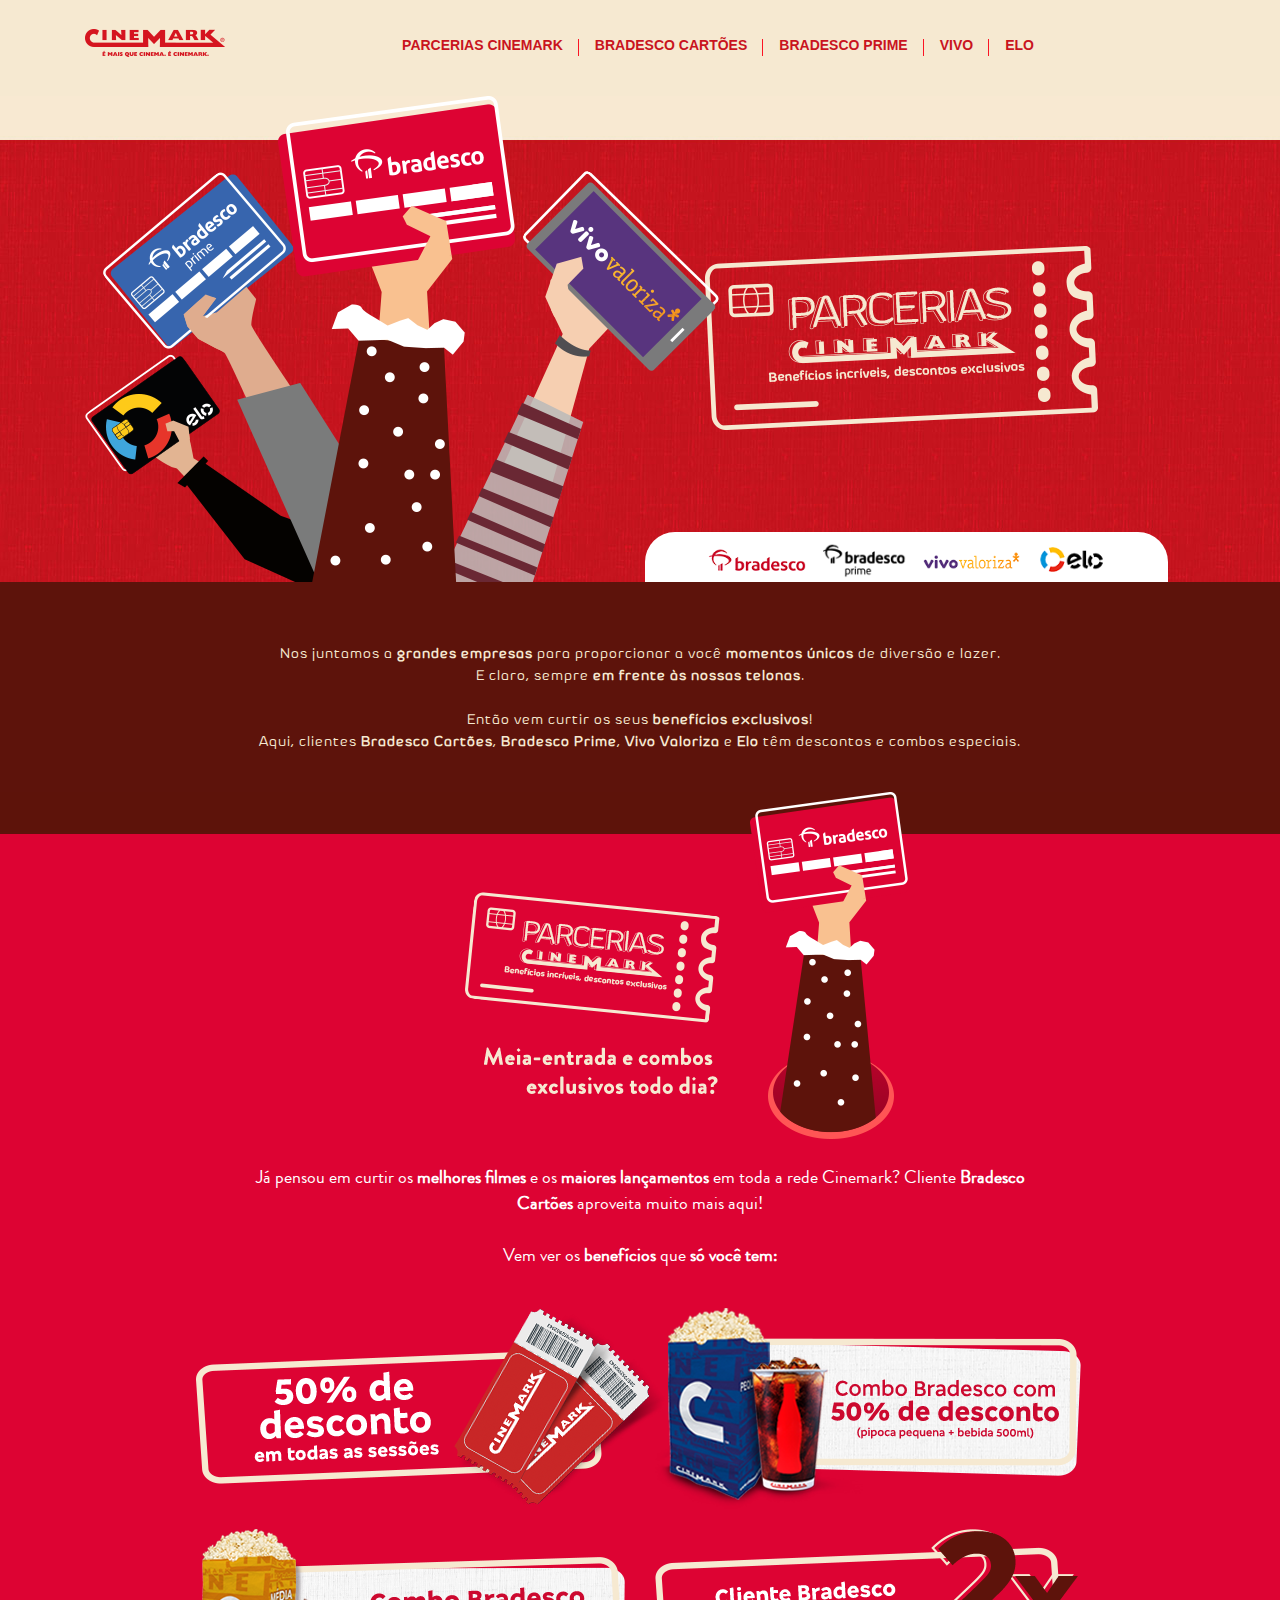
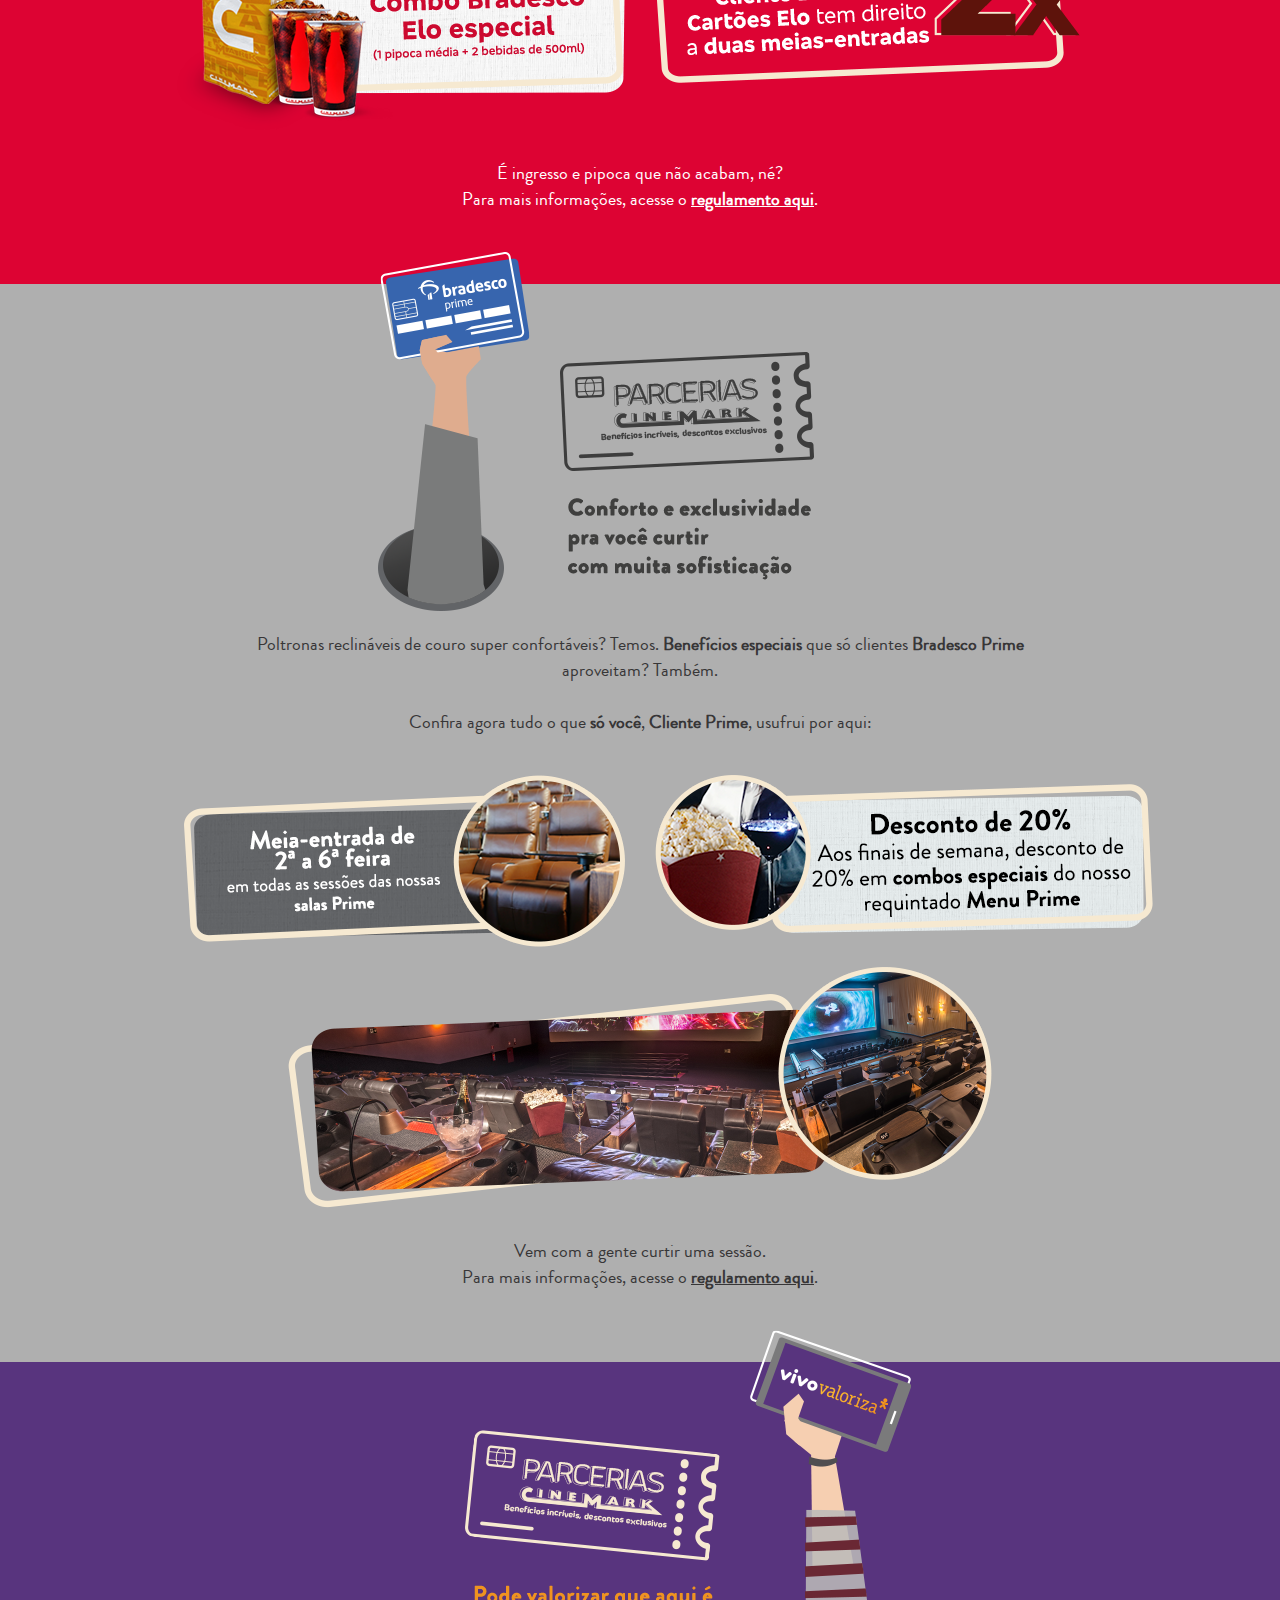
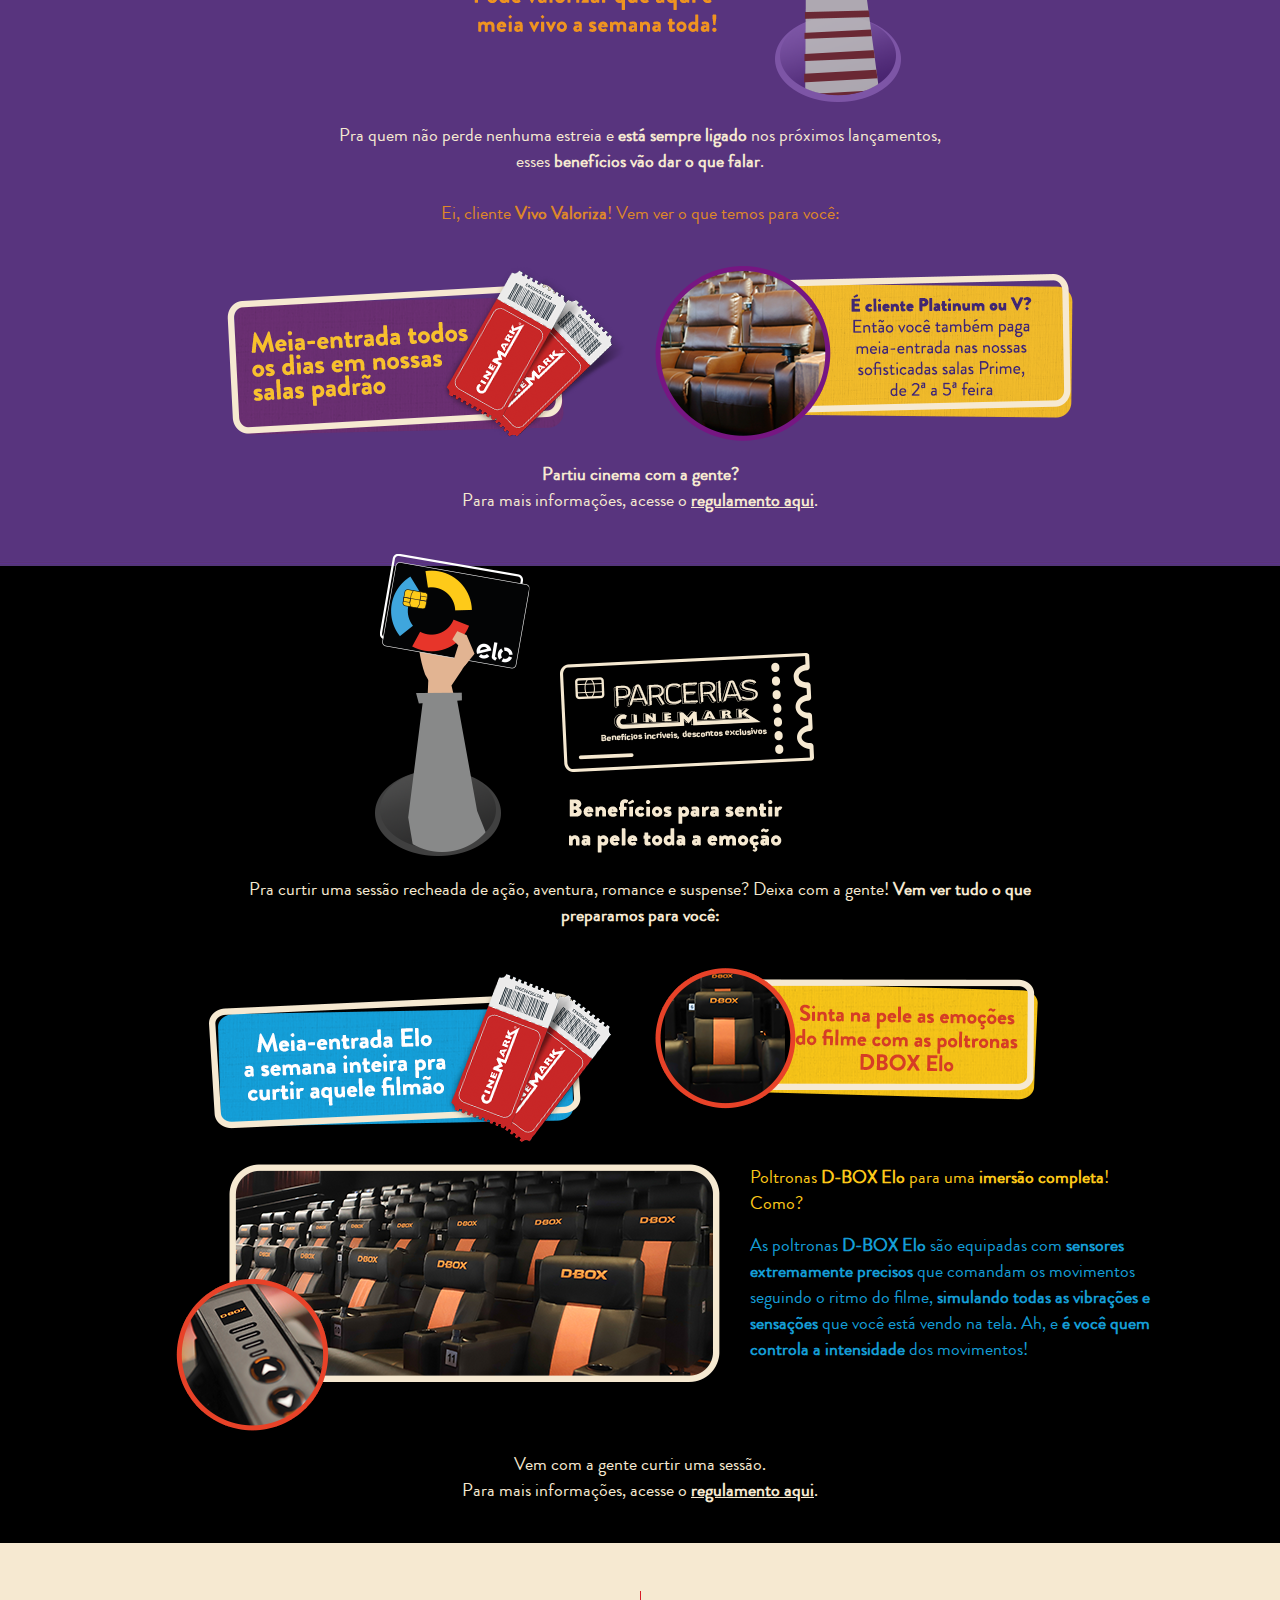
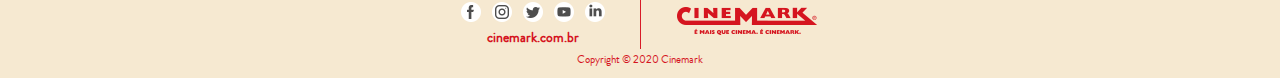
<file: index.html>
<!doctype html>
<html lang="pt-BR">
  <head>
    <meta charset="utf-8">
    <meta name="viewport" content="width=device-width, initial-scale=1, shrink-to-fit=no">
    <meta name="description" content="Site Cinemark reserva de sala privativa para assistir filmes somente com as pessoas que forem escolhidas por você.">
    <meta name="author" content="Essenza Comunicação">
    <!-- favicon -->
    <link rel="apple-touch-icon" sizes="57x57" href="assets/img/favicon/apple-icon-57x57.png">
    <link rel="apple-touch-icon" sizes="60x60" href="assets/img/favicon/apple-icon-60x60.png">
    <link rel="apple-touch-icon" sizes="72x72" href="assets/img/favicon/apple-icon-72x72.png">
    <link rel="apple-touch-icon" sizes="76x76" href="assets/img/favicon/apple-icon-76x76.png">
    <link rel="apple-touch-icon" sizes="114x114" href="assets/img/favicon/apple-icon-114x114.png">
    <link rel="apple-touch-icon" sizes="120x120" href="assets/img/favicon/apple-icon-120x120.png">
    <link rel="apple-touch-icon" sizes="144x144" href="assets/img/favicon/apple-icon-144x144.png">
    <link rel="apple-touch-icon" sizes="152x152" href="assets/img/favicon/apple-icon-152x152.png">
    <link rel="apple-touch-icon" sizes="180x180" href="assets/img/favicon/apple-icon-180x180.png">
    <link rel="icon" type="image/png" sizes="192x192"  href="assets/img/favicon/android-icon-192x192.png">
    <link rel="icon" type="image/png" sizes="32x32" href="assets/img/favicon/favicon-32x32.png">
    <link rel="icon" type="image/png" sizes="96x96" href="assets/img/favicon/favicon-96x96.png">
    <link rel="icon" type="image/png" sizes="16x16" href="assets/img/favicon/favicon-16x16.png">
    <link rel="manifest" href="assets/img/favicon/manifest.json">
    <meta name="msapplication-TileColor" content="#b5121b">
    <meta name="msapplication-TileImage" content="assets/img/favicon/ms-icon-144x144.png">
    <meta name="theme-color" content="#b5121b">
    <title>.::Cinemark - Cuidamos da sua experiência.</title>
    <!-- preload -->
    <!-- Bootstrap core CSS -->
    <link href="assets/css/bootstrap/bootstrap.min.css" rel="preload" as="style">
    <!-- Estilos -->
    
    <link href="assets/css/geral.css" rel="preload" as="style">
    <link href="assets/css/mobile.css" rel="preload" as="style">
    <!-- Bootstrap core CSS -->
    <link href="assets/css/bootstrap/bootstrap.min.css" rel="stylesheet">
    <!-- Estilos -->
    <link href="assets/css/fontes.css" rel="stylesheet">
    <link href="assets/css/geral.css" rel="stylesheet">
    <link href="assets/css/control.css" rel="stylesheet">
    <link href="assets/css/mobile.css" rel="stylesheet">
    <link href="assets/css/animate.css" rel="stylesheet">


  </head>
  <body>
    <nav id="myNavbar" class="navbar navbar-expand-md navbar-dark fixed-top bg_pastel p-4">
      <div class="container">
        <a class="navbar-brand link_logo" href="https://www.cinemark.com.br/" target="_top">
          <h1 class="text-hide bg_logo">Cinemark - É mais que cinema. É Cinemark.</h1>
        </a>
        <button class="navbar-toggler" type="button" data-toggle="collapse" data-target="#navbarCollapse" aria-controls="navbarCollapse" aria-expanded="false" aria-label="Toggle navigation">
        <span class="navbar-toggler-icon"></span>
        </button>
        <div class="collapse navbar-collapse" id="navbarCollapse">
          <ul id="myDIV" class="nav-masthead navbar-nav m-auto">
            <li class="nav-item p-2">
              <a class="nav-link" href="#bloco1">PARCERIAS CINEMARK <span class="sr-only">(current)</span></a>
            </li>
            <li class="nav-item p-2">
              <a class="nav-link" href="#bloco2">BRADESCO CARTÕES</a>
            </li>
            <li class="nav-item p-2">
              <a class="nav-link" href="#bloco3">BRADESCO PRIME</a>
            </li>
            <li class="nav-item p-2">
              <a class="nav-link" href="#bloco4">VIVO</a>
            </li>
            <li class="nav-item p-2">
              <a class="nav-link" href="#bloco5">ELO</a>
            </li>
          </ul>
        </div>
      </div>
    </nav>

    <section id="bloco1" class="bg_bloco-1" >
      <div class="container">
        <div class="row over_hidden ">
          <div class="col-lg-6 " style="z-index: 100 !important; ">
            <img src="./assets/img/bl1/esq.png" alt="Parceiros Cinemark" class="img-responsive align-bottom  pulse1" >
          </div><!-- // -->
          <div class="col-lg-6 mx-auto d-block" style="z-index: 90 !important;">
            <img src="./assets/img/bl1/dir.png" alt="Ticket Parceiros" class="img-responsive sm-m-0px sm-m-80px-b m-150px-t md-m-100px m-50px-l zoomIn" >
            <div id="logos_par" class="col-11 border-radius-top-30 h-50px p-10px-tb   text-center white bottom_absolute zoomIn" >
              <a class="lnk_c " href="#bloco2"><img src="./assets/img/bl1/bloco1-img-logo1-a.png" class="img-resize p-5px-lr zoomIn2" alt="Bradesco" style="max-width: 137px"></a>
              <a class="lnk_c " href="#bloco3"><img src="./assets/img/bl1/bloco1-img-logo2-a.png" class="img-resize p-5px-lr zoomIn2" alt="Bradesco Prime" style="max-width: 95px"></a>
              <a class="lnk_c " href="#bloco4"><img src="./assets/img/bl1/bloco1-img-logo3-a.png" class="img-resize p-5px-lr zoomIn2" alt="Vivo Valoriza" style="max-width: 137px"></a>
              <a class="lnk_c " href="#bloco5"><img src="./assets/img/bl1/bloco1-img-logo4-a.png" class="img-resize p-5px-lr zoomIn2" alt="Elo" style="max-width: 81px"></a>

            </div>
          </div><!-- // -->
        </div><!-- row -->
        
      </div><!-- container -->      
    </section>
    <section id="bloco1a" class="bg_bloco-1a">
      <div class="container">
        <div class="row p-60px-t p-40px-b">
          <div class="col font-26">            
            <p class="p-0 m-0  text-center font-14 letter-spacing-1">            
              Nos juntamos a <strong>grandes empresas</strong> para proporcionar a você <strong>momentos únicos</strong> de diversão e lazer.
              <br>
              E claro, sempre <strong>em frente às nossas telonas</strong>.
              <br><br>
              Então vem curtir os seus <strong>benefícios exclusivos</strong>!
              <br>
              Aqui, clientes <strong>Bradesco Cartões</strong>, <strong>Bradesco Prime</strong>, <strong>Vivo Valoriza</strong> e <strong>Elo</strong> têm descontos e combos especiais.
            </p>
          </div><!-- // -->
        </div><!-- row -->
      </div>
    </section>

    <section id="bloco2" class="bg_bloco-2">
      <div class="container">
        <div class="row">
          <div class="col-7">
            <img src="./assets/img/bl2/esq.png" class="img-resize float-right m-100px-t m-50px-b sm-m-60px-t  sm-m-100px-t" alt="Ticket Parceiro - Bradesco" >
          </div><!-- // -->
          <div class="col-5 relative over_hidden">
            <img src="./assets/img/bl2/dir.png" class="img-resize absolute" alt="Cartao Bradesco">
          </div><!-- // -->
          <br clear="all">
        </div>
        <div class="row relative">
          <div class="col-9  txt_cor_padrao m-20px-tb text-center font-18 mx-auto" >
            Já pensou em curtir os <strong>melhores filmes</strong> e os <strong>maiores lançamentos</strong> em toda a rede Cinemark? Cliente <strong>Bradesco Cartões</strong> aproveita muito mais aqui!
            <br><br>
            Vem ver os <strong>benefícios</strong> que <strong>só você tem:</strong>
          </div><!-- // -->
        </div><!-- row -->
        <div class="row m-20px-tb">
          <div class="col-md-6">
            <img src="./assets/img/bl2/linha-1-1.png" class="img-fluid float-right md-n-40" alt="50% de desconto em todas as sessões"> 
          </div><!-- // -->
          <div class="col-md-6">
            <img src="./assets/img/bl2/linha-1-2.png" class="img-fluid" alt="Combo Bradescom com 505 de desconto - pipoca pequena + bebida 500ml" >
          </div><!-- // -->
        </div><!-- row -->
        <div class="row m-30px-b">
          <div class="col-md-6">
            <img src="./assets/img/bl2/linha-2-1.png" class="img-fluid float-right" alt="Combo Bradesco Elo Especial - 1 pipoca média + 3 bebidas de 500ml">
          </div><!-- // -->
          <div class="col-md-6">
            <img src="./assets/img/bl2/linha-2-2.png" class="img-fluid" alt="Cliente Bradesco Cartões Elo tem direito a duas meias entradas">
          </div><!-- // -->
        </div><!-- row -->
        <div class="row">
          <div class="col-9  txt_cor_padrao m-40px-b text-center font-18 mx-auto">
            É ingresso e pipoca que não acabam, né?<br>
            Para mais informações, acesse o <a href="https://www.cinemark.com.br/parceiros/assets/pdf/REGULAMENTO_CINEMARK_BRADESCO_FEV22_VF.pdf" target="_blank" class="txt_cor_padrao font-w-600 text-underline" title="regulamento">regulamento aqui</a>.
          </div>
        </div><!-- row -->
      </div><!-- container -->
    </section>

    <section id="bloco3" class="bg_bloco-3">
      <div class="container">
        <div class="row">
          <div class="col-5">
            <img src="./assets/img/bl3/esq.png" class="img-resize float-right" alt="Cartao Bradesco Prime" >
          </div>
          <div class="col-5">
            <img src="./assets/img/bl3/dir-2.png" class="img-resize m-100px-t " alt="Ticket Parceria" >
          </div>
          <div class="col-9  txt_cor_cinza_escuro m-20px-tb text-center font-18 mx-auto">
            Poltronas reclináveis de couro super confortáveis? Temos. <strong>Benefícios especiais</strong> que só clientes <strong>Bradesco Prime</strong> aproveitam? Também.
            <br><br>
            Confira agora tudo o que <strong>só você</strong>, <strong>Cliente Prime</strong>, usufrui por aqui:
          </div>
        </div>
        <div class="row m-20px-tb">
          <div class="col-md-6">
            <img src="./assets/img/bl3/linha-1-1.png" class="img-fluid float-right" alt="Meia-entrada de 2 a 6 feira - em todas as sessoes das nossas salas Prime">
          </div>
          <div class="col-md-6">
            <img src="./assets/img/bl3/linha-1-2.png" class="img-fluid" alt="Desconto de 20% Aos finais de semana, desconto de 20% em combos especiais do nosso requintado Menu Prime" >
          </div>
        </div>        
        <div class="row m-30px-b">
          <div class="col ">
            <img src="./assets/img/bl3/linha-2.png" class="img-fluid mx-auto d-block" alt="nossa sala Prime" >
          </div>          
        </div><!-- row -->
        <div class="row">
          <div class="col-9  txt_cor_cinza_escuro m-40px-b text-center font-18 mx-auto">
            Vem com a gente curtir uma sessão.<br>
            Para mais informações, acesse o <a href="https://www.cinemark.com.br/parceiros/assets/pdf/REGULAMENTO_BRADESCO_PRIME_2021.pdf" target="_blank" class="txt_cor_cinza_escuro font-w-600 text-underline" title="regulamento">regulamento aqui</a>.
          </div>
        </div>
        <!-- row -->
      </div>
      <!-- container -->
    </section>
   
   <section id="bloco4" class="bg_bloco-4">
      <div class="container">
        <div class="row">
          <div class="col-7">
            <img src="./assets/img/bl4/esq.png" class="img-resize float-right  m-100px-t sm-m-50px-t" alt="Ticket Parceria" >
          </div>
          <div class="col-5">
            <img src="./assets/img/bl4/dir.png" class="img-resize" alt="Cartao Vivo Valoriza" >
          </div>
          <div class="col-9  txt_cor_pastel m-20px-tb text-center font-18 mx-auto">
            Pra quem não perde nenhuma estreia e <strong>está sempre ligado</strong> nos próximos lançamentos,<br>esses <strong>benefícios vão dar o que falar</strong>.
            <br><br>
            <span class="txt_cor_laranja">Ei, cliente <strong>Vivo Valoriza</strong>! Vem ver o que temos para você:</span>
          </div>
        </div>
        <div class="row m-20px-tb">
          <div class="col-md-6">
            <img src="./assets/img/bl4/linha-1-1.png" class="img-fluid float-right" alt="Meia-entrada todos os dias em nossas salas padrão">
          </div>
          <div class="col-md-6">
            <img src="./assets/img/bl4/linha-1-2.png" class="img-fluid" alt="É cliente Platinum ou V? Então você também paga meia-entrada nas nossas sofisticadas sala Prime, de 2 a 5 feira.">
          </div>
        </div>        
        <div class="row">
          <div class="col-9  txt_cor_pastel m-40px-b text-center font-18 mx-auto">
            <strong>Partiu cinema com a gente?</strong><br>
            Para mais informações, acesse o <a href="https://www.cinemark.com.br/parceiros/assets/pdf/REGULAMENTO_VIVO_2021.pdf" target="_blank" class="txt_cor_pastel font-w-600 text-underline" title="regulamento">regulamento aqui</a>.
          </div>
        </div>
        <!-- row -->
      </div>
      <!-- container -->
    </section>

    <section id="bloco5" class="bg_bloco-5">
      <div class="container">
        <div class="row">
          <div class="col-5">
            <img src="./assets/img/bl5/esq.png" class="img-resize float-right" alt="Cartão Elo" >
          </div>
          <div class="col-7">
            <img src="./assets/img/bl5/dir.png" class="img-resize m-100px-t sm-m-50px-t" alt="Ticket Parceria" >
          </div>
          <div class="col-9  txt_cor_pastel m-20px-tb text-center font-18 mx-auto">
            Pra curtir uma sessão recheada de ação, aventura, romance e suspense? Deixa com a gente! <strong>Vem ver tudo o que preparamos para você:</strong>
          </div>
        </div>
        <div class="row m-20px-tb">
          <div class="col-md-6">
            <img src="./assets/img/bl5/linha-1-1.png" class="img-fluid float-right" alt="Meia-entrada Elo a semana inteira pra curtir aquele filmao">
          </div>
          <div class="col-md-6">
            <img src="./assets/img/bl5/linha-1-2.png" class="img-fluid" alt="Sinta na pele as emoções do filme com as poltronas DBOX Elo." >
          </div>
        </div>  
        <div class="row m-20px-tb">
          <div class="col-md-7">
            <img src="./assets/img/bl5/linha-2-1.png" class="img-fluid float-right" alt="Poltronas D-BOX Elo">
          </div>
          <div class="col-md-5  font-18">
            <p class="txt_cor_amarelo">
              Poltronas <strong>D-BOX Elo</strong> para uma <strong>imersão completa</strong>!
              <br>
              Como? 
            </p>
            <p class="txt_cor_azul">
              As poltronas <strong>D-BOX Elo</strong> são equipadas com <strong>sensores extremamente precisos</strong> que comandam os movimentos seguindo o ritmo do filme, <strong>simulando todas as vibrações e sensações</strong> que você está vendo na tela. Ah, e <strong>é você quem controla a intensidade</strong> dos movimentos!            
            </p>
          </div>
        </div>                
        <div class="row">
          <div class="col-9  txt_cor_pastel m-40px-b text-center font-18 mx-auto">
            Vem com a gente curtir uma sessão.<br>
            Para mais informações, acesse o <a href="https://www.cinemark.com.br/parceiros/assets/pdf/REGULAMENTO_ELO_CARTOES_2021.pdf" target="_blank" class="txt_cor_pastel font-w-600 text-underline" title="regulamento">regulamento aqui</a>.
          </div>
        </div>
        <!-- row -->
      </div>
      <!-- container -->
    </section>
    <a href="#bloco1" id="myBtn" title="Go to top">&#8682;</a>
    <footer id="footer" class="container-fluid m-0 p-0 bg_pastel txt_cor_vinho">
      <div class="row w-100 m-0 px-0 pt-5 pb-2 justify-content-center">
        <div class="redes_sociais text-center col-10 col-lg-2">
          <ul class="text-center m-0 py-2 px-0">
            <li class="text-center px-1 py-0"><a href="https://www.facebook.com/cinemarkoficial" target="_blank" class="m-0 p-0" title="facebook"><img src="assets/img/ico/ico_facebook.png" class="zoom" title="" alt="" /></a></li>
            <li class="text-center px-1 py-0"><a href="https://www.instagram.com/cinemarkoficial/" target="_blank" class="m-0 p-0" title="instagram"><img src="assets/img/ico/ico_instagram.png" class="zoom" title="" alt="" /></a></li>
            <li class="text-center px-1 py-0"><a href="https://twitter.com/cinemarkoficial" target="_blank" class="m-0 p-0" title="twitter"><img src="assets/img/ico/ico_twitter.png" class="zoom" title="" alt="" /></a></li>
            <li class="text-center px-1 py-0"><a href="https://www.youtube.com/cinemarkoficial" target="_blank" class="m-0 p-0" title="youtube"><img src="assets/img/ico/ico_youtube.png" class="zoom" title="" alt="" /></a></li>
            <li class="text-center px-1 py-0"><a href="https://www.linkedin.com/company/cinemarkbrasil/" target="_blank" class="m-0 p-0" title="linkedin"><img src="assets/img/ico/ico_linkedin.png" class="zoom" title="" alt="" /></a></li>
          </ul>
          <a href="https://www.cinemark.com.br" target="_blank" class="txt_cor_vinho font-w-600" title="cinemark">cinemark.com.br</a>
        </div>
        <div class="logos_rodape text-center col-10 col-lg-2 linha-vertical">
          <ul class="text-center m-0 pt-3 pb-2 px-0">
            <li class=""><a href="#bloco1" title="" class="link_logo"><img src="assets/img/logos/logo_cinemark.png" title="cinemark" alt="cinemark" /></a></li>
          </ul>
        </div>
        <div class="row w-100 m-0 p-0 justify-content-center">
          <div class="col-10 col-lg-7 text-center ">
            <small >Copyright &copy; 2020 Cinemark</small>
          </div>
        </div>
      </div>
    </footer>
    <!-- jquery -->
    <script src="assets/js/jquery/jquery-3.5.1.min.js" rel="preload" as="script"></script>
    <!-- bootstrap javascript -->
    <script src="assets/js/bootstrap/popper.min.js" rel="preload" as="script"></script>
    <script src="assets/js/bootstrap/bootstrap.min.js" rel="preload" as="script"></script>
    <!-- geral javascript -->
    <script src="assets/js/funcoes.js" rel="preload" as="script"></script>

  </body>
</html>
</file>
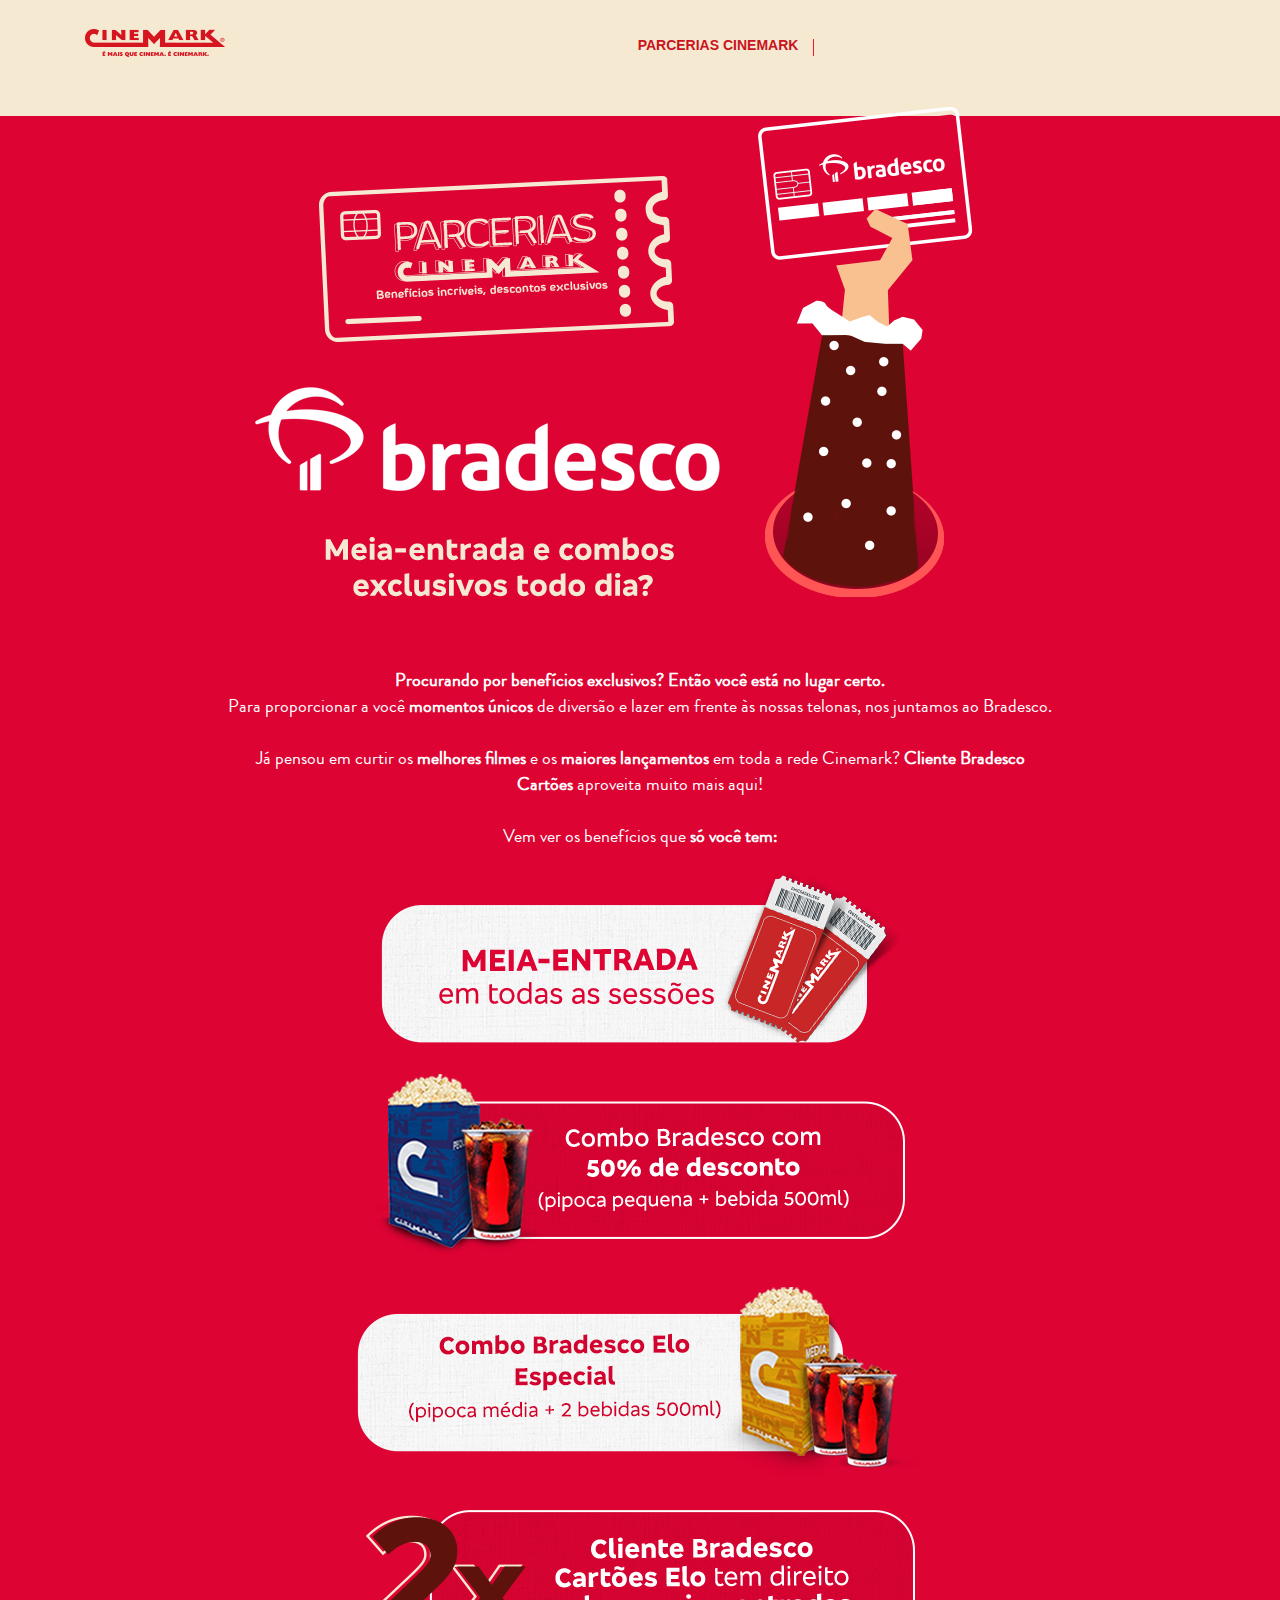
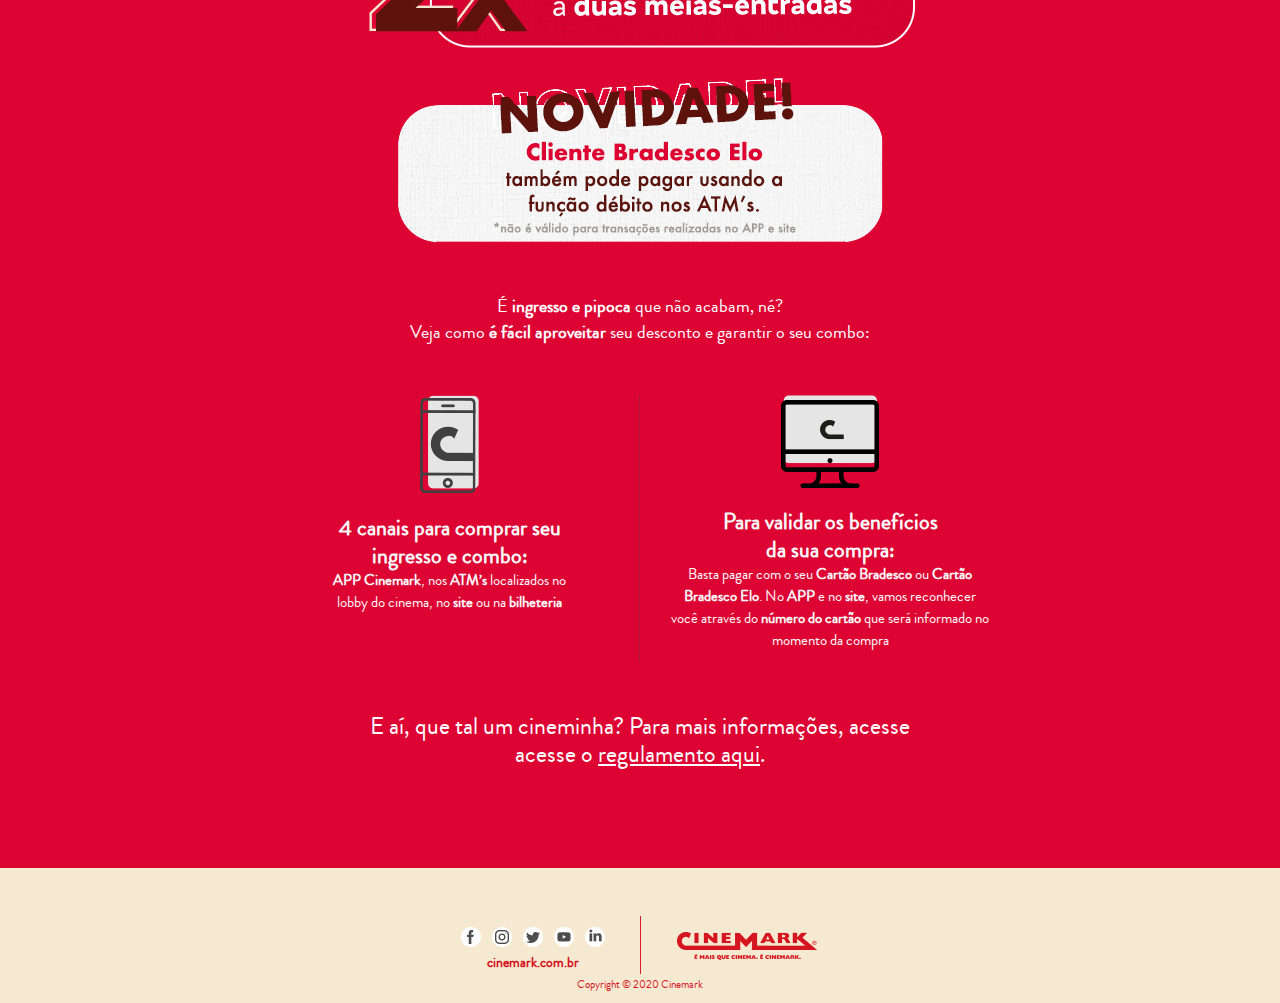
<file: bradesco.html>
<!doctype html>
<html lang="pt-BR">
  <head>
    <meta charset="utf-8">
    <meta name="viewport" content="width=device-width, initial-scale=1, shrink-to-fit=no">
    <meta name="description" content="Site Cinemark reserva de sala privativa para assistir filmes somente com as pessoas que forem escolhidas por você.">
    <meta name="author" content="Essenza Comunicação">
    <!-- favicon -->
    <link rel="apple-touch-icon" sizes="57x57" href="assets/img/favicon/apple-icon-57x57.png">
    <link rel="apple-touch-icon" sizes="60x60" href="assets/img/favicon/apple-icon-60x60.png">
    <link rel="apple-touch-icon" sizes="72x72" href="assets/img/favicon/apple-icon-72x72.png">
    <link rel="apple-touch-icon" sizes="76x76" href="assets/img/favicon/apple-icon-76x76.png">
    <link rel="apple-touch-icon" sizes="114x114" href="assets/img/favicon/apple-icon-114x114.png">
    <link rel="apple-touch-icon" sizes="120x120" href="assets/img/favicon/apple-icon-120x120.png">
    <link rel="apple-touch-icon" sizes="144x144" href="assets/img/favicon/apple-icon-144x144.png">
    <link rel="apple-touch-icon" sizes="152x152" href="assets/img/favicon/apple-icon-152x152.png">
    <link rel="apple-touch-icon" sizes="180x180" href="assets/img/favicon/apple-icon-180x180.png">
    <link rel="icon" type="image/png" sizes="192x192"  href="assets/img/favicon/android-icon-192x192.png">
    <link rel="icon" type="image/png" sizes="32x32" href="assets/img/favicon/favicon-32x32.png">
    <link rel="icon" type="image/png" sizes="96x96" href="assets/img/favicon/favicon-96x96.png">
    <link rel="icon" type="image/png" sizes="16x16" href="assets/img/favicon/favicon-16x16.png">
    <link rel="manifest" href="assets/img/favicon/manifest.json">
    <meta name="msapplication-TileColor" content="#b5121b">
    <meta name="msapplication-TileImage" content="assets/img/favicon/ms-icon-144x144.png">
    <meta name="theme-color" content="#b5121b">
    <title>.::Cinemark - Cuidamos da sua experiência.</title>
    <!-- preload -->
    <!-- Bootstrap core CSS -->
    <link href="assets/css/bootstrap/bootstrap.min.css" rel="preload" as="style">
    <!-- Estilos -->
    
    <link href="assets/css/geral.css" rel="preload" as="style">
    <link href="assets/css/mobile.css" rel="preload" as="style">
    <!-- Bootstrap core CSS -->
    <link href="assets/css/bootstrap/bootstrap.min.css" rel="stylesheet">
    <!-- Estilos -->
    <link href="assets/css/fontes.css" rel="stylesheet">
    <link href="assets/css/geral.css" rel="stylesheet">
    <link href="assets/css/control.css" rel="stylesheet">
    <link href="assets/css/mobile.css" rel="stylesheet">
    <link href="assets/css/animate.css" rel="stylesheet">
  </head>
  <body>
    <a id="topo" style="visibility: hidden;"></a>
    <nav id="myNavbar" class="navbar navbar-expand-md navbar-dark fixed-top bg_pastel p-4">
      <div class="container">
        <a class="navbar-brand link_logo" href="https://www.cinemark.com.br/" target="_top">
          <h1 class="text-hide bg_logo">Cinemark - É mais que cinema. É Cinemark.</h1>
        </a>
        <button class="navbar-toggler" type="button" data-toggle="collapse" data-target="#navbarCollapse" aria-controls="navbarCollapse" aria-expanded="false" aria-label="Toggle navigation">
        <span class="navbar-toggler-icon"></span>
        </button>
        <div class="collapse navbar-collapse" id="navbarCollapse">
          <ul id="myDIV" class="nav-masthead navbar-nav m-auto">
            <li class="nav-item p-2">
              <a class="nav-link border-none" href="#bloco1">PARCERIAS CINEMARK <span class="sr-only">(current)</span></a>
            </li>            
          </ul>
        </div>
      </div>
    </nav>

    <section id="bloco1" class="bg_bloco-bra m-10px-t txt_cor_padrao" >
      <div class="container">
         <div class="row">
          <div class="col-7 md-m-35px-tb" >
            <img src="./assets/img/bra/esq.png" class="img-resize float-right m-70px-t" alt="Ticket Parceiro - Bradesco - Meia-entrada e combos  exclusivos todo dia?"  >
          </div><!-- // -->
          <div class="col-5 relative over_hidden ">
            <img src="./assets/img/bra/img-1.png" class="img-resize absolute" alt="Cartao Bradesco" style="z-index: 30;" >
            <img src="./assets/img/bra/img-2.png" class="img-resize absolute pulse1" alt="Cartao Bradesco" style="z-index: 20; ">
            <img src="./assets/img/bra/img-3.png" class="img-resize absolute" alt="Cartao Bradesco" style="z-index: 10; ">
          </div><!-- // -->
          <div class="col-9 m-70px-t md-m-20px-t  m-20px-b text-center font-18 mx-auto">
            <strong>Procurando por benefícios exclusivos? Então você está no lugar certo.</strong>
            <br>
            Para proporcionar a você <strong>momentos únicos</strong> de diversão e lazer em frente às nossas telonas, nos juntamos ao Bradesco.
            <br><br>
            Já pensou em curtir os <strong>melhores filmes</strong> e os <strong>maiores lançamentos</strong> em toda a rede Cinemark? <strong>Cliente Bradesco Cartões</strong> aproveita muito mais aqui!
            <br><br>
            Vem ver os benefícios que <strong>só você tem:</strong>
          </div><!-- // -->
        </div><!-- row -->

         <div class="row m-30px-b">
          <div class="col ">
            <img src="./assets/img/bra/bloco-1.png" class="img-fluid mx-auto d-block" alt="Meia-entrada - em todas as sessões" >
          </div> 
        </div><!-- row -->

        <div class="row m-30px-b">
          <div class="col ">
            <img src="./assets/img/bra/bloco-2.png" class="img-fluid mx-auto d-block" alt="Combo Bradesco com 50% de desconto - pipoca pequena + bebida 500ml" >
          </div> 
        </div><!-- row -->

        <div class="row m-30px-b">
          <div class="col ">
            <img src="./assets/img/bra/bloco-3.png" class="img-fluid mx-auto d-block" alt="Combo Bradesco Elo Especial - pipoca média + 2 bebibas 500ml" >
          </div> 
        </div><!-- row -->

        <div class="row m-30px-b">
          <div class="col ">
            <img src="./assets/img/bra/bloco-4.png" class="img-fluid mx-auto d-block" alt="Cliente Bradesco Cartões Elo tem direito a duas meias entradas" >
          </div> 
        </div><!-- row -->

        <div class="row m-30px-b">
          <div class="col ">
            <img src="./assets/img/bra/bloco-5-a.png" class="img-fluid mx-auto d-block" alt="Novidade - Cliente Bradesco Elo também pode pagar usando a função débito" >
          </div> 
        </div><!-- row -->

        <div class="row">
          <div class="col-9   m-20px-tb text-center font-18 mx-auto">
            É <strong>ingresso e pipoca</strong> que não acabam, né? 
            <br>
            Veja como <strong>é fácil aproveitar</strong> seu desconto e garantir o seu combo:
          </div><!-- // -->
        </div><!-- row -->

        <div class="row m-30px-tb  justify-content-md-center">
          
          <div class="col-md-4 borda-a91737 txt_cor_f9f9f9" >
            <img src="./assets/img/ico/ico-app.png" class="img-fluid mx-auto d-block " alt="APP - 4 canais para comprar seu ingresso e combo:">
            <div class="col  m-20px-t text-center font-22 mx-auto">
              <strong>4 canais para comprar seu<br>ingresso e combo:</strong>
            </div><!-- // -->
            <div class="col  m-10px-b text-center font-15 mx-auto">
              <strong>APP Cinemark</strong>, nos <strong>ATM’s</strong> localizados no<br>lobby do cinema, no <strong>site</strong> ou na <strong>bilheteria</strong>
            </div><!-- // -->
          </div><!-- // -->

          <div class="col-md-4 txt_cor_f9f9f9">
            <img src="./assets/img/ico/ico-tela.png" class="img-fluid mx-auto d-block" alt="Site - Para validar os benefícios  da sua compra:">
            <div class="col  m-20px-t text-center font-22 mx-auto">
              <strong>Para validar os benefícios<br>da sua compra:</strong>
            </div><!-- // -->
            <div class="col  m-10px-b text-center font-15 mx-auto">
              Basta pagar com o seu <strong>Cartão Bradesco</strong> ou <strong>Cartão Bradesco Elo</strong>. No <strong>APP</strong> e no <strong>site</strong>, vamos reconhecer você através do <strong>número do cartão</strong> que será informado no momento da compra
            </div><!-- // -->
          </div><!-- // -->
        </div><!-- row -->

        <div class="row">
          <div class="col-9 m-20px-t m-100px-b text-center font-24 mx-auto">
            E aí, que tal um cineminha? Para mais informações, acesse<br>
            acesse o <a href="https://www.cinemark.com.br/parceiros/assets/pdf/REGULAMENTO_CINEMARK_BRADESCO_FEV22_VF.pdf" target="_blank" class=" font-w-300 text-underline" title="regulamento">regulamento aqui</a>.
          </div><!-- // -->
        </div><!-- row -->

      </div><!-- container -->      
    </section>


    <footer id="footer" class="container-fluid m-0 p-0 bg_pastel txt_cor_vinho">
      <div class="row w-100 m-0 px-0 pt-5 pb-2 justify-content-center">
        <div class="redes_sociais text-center col-10 col-lg-2">
          <ul class="text-center m-0 py-2 px-0">
            <li class="text-center px-1 py-0"><a href="https://www.facebook.com/cinemarkoficial" target="_blank" class="m-0 p-0" title="facebook"><img src="assets/img/ico/ico_facebook.png" class="zoom" title="" alt="" /></a></li>
            <li class="text-center px-1 py-0"><a href="https://www.instagram.com/cinemarkoficial/" target="_blank" class="m-0 p-0" title="instagram"><img src="assets/img/ico/ico_instagram.png" class="zoom" title="" alt="" /></a></li>
            <li class="text-center px-1 py-0"><a href="https://twitter.com/cinemarkoficial" target="_blank" class="m-0 p-0" title="twitter"><img src="assets/img/ico/ico_twitter.png" class="zoom" title="" alt="" /></a></li>
            <li class="text-center px-1 py-0"><a href="https://www.youtube.com/cinemarkoficial" target="_blank" class="m-0 p-0" title="youtube"><img src="assets/img/ico/ico_youtube.png" class="zoom" title="" alt="" /></a></li>
            <li class="text-center px-1 py-0"><a href="https://www.linkedin.com/company/cinemarkbrasil/" target="_blank" class="m-0 p-0" title="linkedin"><img src="assets/img/ico/ico_linkedin.png" class="zoom" title="" alt="" /></a></li>
          </ul>
          <a href="https://www.cinemark.com.br" target="_blank" class="txt_cor_vinho font-w-600" title="cinemark">cinemark.com.br</a>
        </div>
        <div class="logos_rodape text-center col-10 col-lg-2 linha-vertical">
          <ul class="text-center m-0 pt-3 pb-2 px-0">
            <li class=""><a href="#topo" title="" class="link_logo"><img src="assets/img/logos/logo_cinemark.png" title="cinemark" alt="cinemark" /></a></li>
          </ul>
        </div>
        <div class="row w-100 m-0 p-0 justify-content-center">
          <div class="col-10 col-lg-7 text-center ">
            <small >Copyright &copy; 2020 Cinemark</small>
          </div>
        </div>
      </div>
    </footer>
    <!-- jquery -->
    <script src="assets/js/jquery/jquery-3.5.1.min.js" rel="preload" as="script"></script>
    <!-- bootstrap javascript -->
    <script src="assets/js/bootstrap/popper.min.js" rel="preload" as="script"></script>
    <script src="assets/js/bootstrap/bootstrap.min.js" rel="preload" as="script"></script>
    <!-- geral javascript -->
    <script src="assets/js/funcoes.js" rel="preload" as="script"></script>
  </body>
</html>
</file>
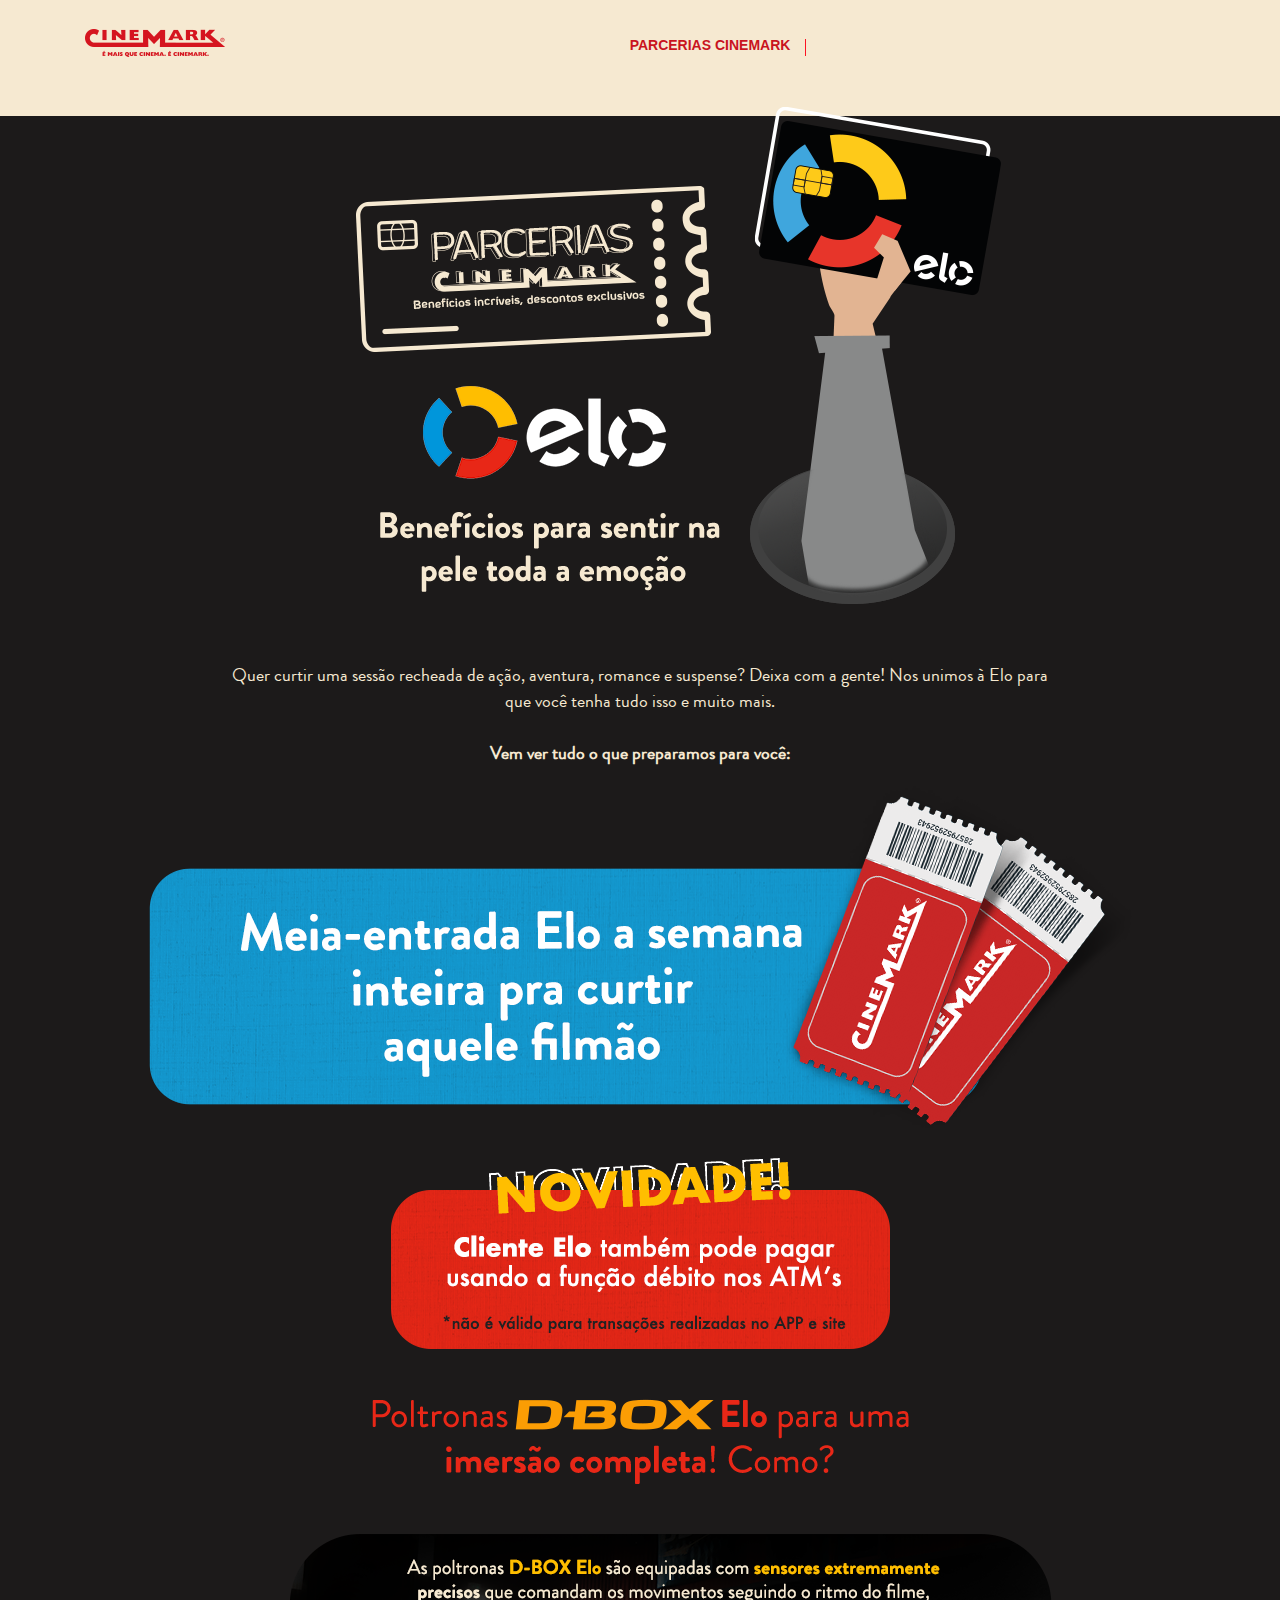
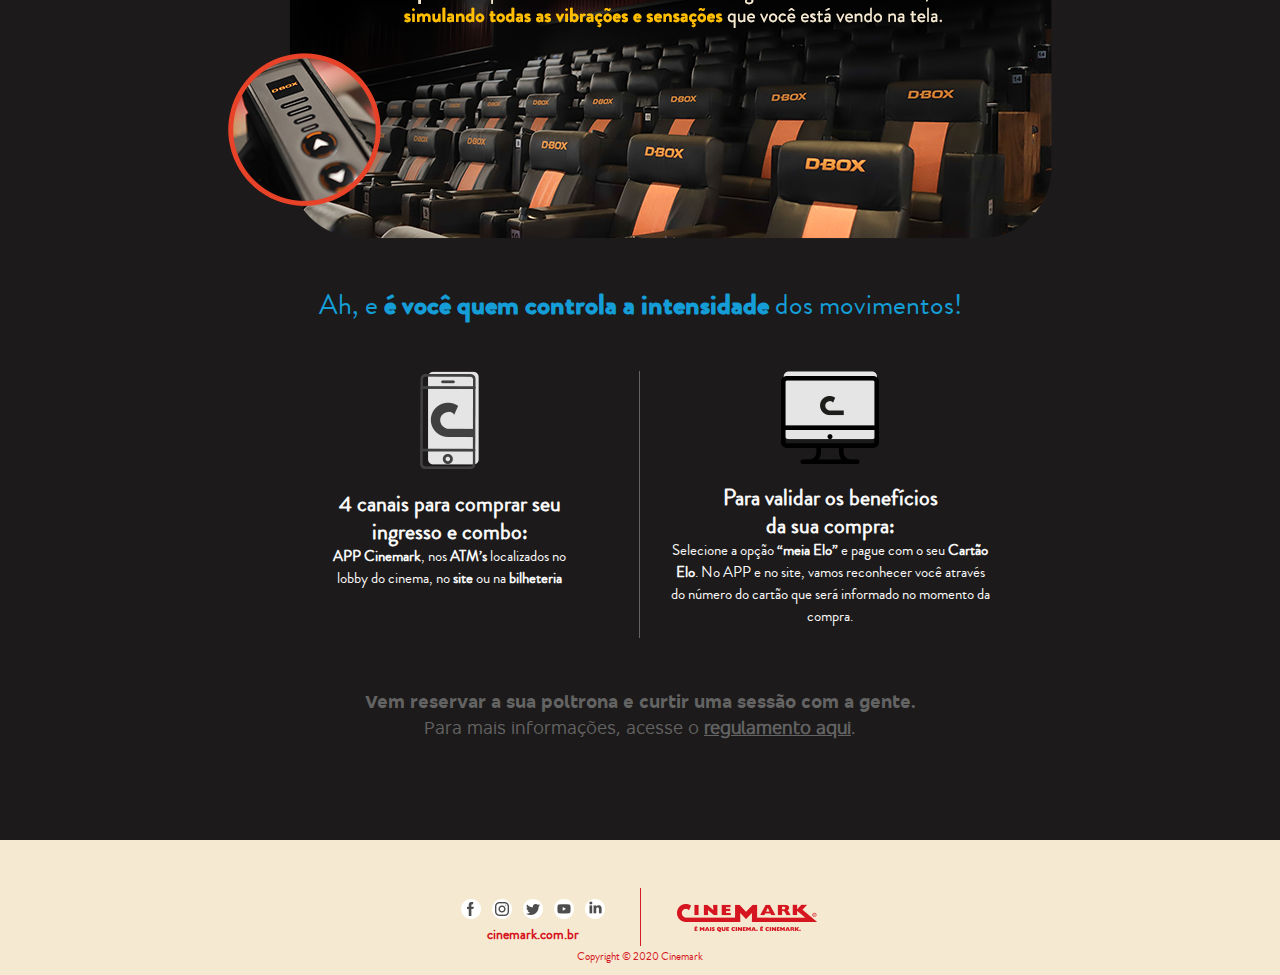
<file: elo.html>
<!doctype html>
<html lang="pt-BR">
  <head>
    <meta charset="utf-8">
    <meta name="viewport" content="width=device-width, initial-scale=1, shrink-to-fit=no">
    <meta name="description" content="Site Cinemark reserva de sala privativa para assistir filmes somente com as pessoas que forem escolhidas por você.">
    <meta name="author" content="Essenza Comunicação">
    <!-- favicon -->
    <link rel="apple-touch-icon" sizes="57x57" href="assets/img/favicon/apple-icon-57x57.png">
    <link rel="apple-touch-icon" sizes="60x60" href="assets/img/favicon/apple-icon-60x60.png">
    <link rel="apple-touch-icon" sizes="72x72" href="assets/img/favicon/apple-icon-72x72.png">
    <link rel="apple-touch-icon" sizes="76x76" href="assets/img/favicon/apple-icon-76x76.png">
    <link rel="apple-touch-icon" sizes="114x114" href="assets/img/favicon/apple-icon-114x114.png">
    <link rel="apple-touch-icon" sizes="120x120" href="assets/img/favicon/apple-icon-120x120.png">
    <link rel="apple-touch-icon" sizes="144x144" href="assets/img/favicon/apple-icon-144x144.png">
    <link rel="apple-touch-icon" sizes="152x152" href="assets/img/favicon/apple-icon-152x152.png">
    <link rel="apple-touch-icon" sizes="180x180" href="assets/img/favicon/apple-icon-180x180.png">
    <link rel="icon" type="image/png" sizes="192x192"  href="assets/img/favicon/android-icon-192x192.png">
    <link rel="icon" type="image/png" sizes="32x32" href="assets/img/favicon/favicon-32x32.png">
    <link rel="icon" type="image/png" sizes="96x96" href="assets/img/favicon/favicon-96x96.png">
    <link rel="icon" type="image/png" sizes="16x16" href="assets/img/favicon/favicon-16x16.png">
    <link rel="manifest" href="assets/img/favicon/manifest.json">
    <meta name="msapplication-TileColor" content="#b5121b">
    <meta name="msapplication-TileImage" content="assets/img/favicon/ms-icon-144x144.png">
    <meta name="theme-color" content="#b5121b">
    <title>.::Cinemark - Cuidamos da sua experiência.</title>
    <!-- preload -->
    <!-- Bootstrap core CSS -->
    <link href="assets/css/bootstrap/bootstrap.min.css" rel="preload" as="style">
    <!-- Estilos -->
    
    <link href="assets/css/geral.css" rel="preload" as="style">
    <link href="assets/css/mobile.css" rel="preload" as="style">
    <!-- Bootstrap core CSS -->
    <link href="assets/css/bootstrap/bootstrap.min.css" rel="stylesheet">
    <!-- Estilos -->
    <link href="assets/css/fontes.css" rel="stylesheet">
    <link href="assets/css/geral.css" rel="stylesheet">
    <link href="assets/css/control.css" rel="stylesheet">
    <link href="assets/css/mobile.css" rel="stylesheet">
    <link href="assets/css/animate.css" rel="stylesheet">

  </head>
  <body>
    <a id="topo" style="visibility: hidden;"></a>
    <nav id="myNavbar" class="navbar navbar-expand-md navbar-dark fixed-top bg_pastel p-4">
      <div class="container">
        <a class="navbar-elond link_logo" href="https://www.cinemark.com.br/" target="_top">
          <h1 class="text-hide bg_logo">Cinemark - É mais que cinema. É Cinemark.</h1>
        </a>
        <button class="navbar-toggler" type="button" data-toggle="collapse" data-target="#navbarCollapse" aria-controls="navbarCollapse" aria-expanded="false" aria-label="Toggle navigation">
        <span class="navbar-toggler-icon"></span>
        </button>
        <div class="collapse navbar-collapse" id="navbarCollapse">
          <ul id="myDIV" class="nav-masthead navbar-nav m-auto">
            <li class="nav-item p-2">
              <a class="nav-link border-none" href="#bloco1">PARCERIAS CINEMARK <span class="sr-only">(current)</span></a>
            </li>            
          </ul>
        </div>
      </div>
    </nav>

    <section id="bloco1" class="bg_bloco-elo m-10px-t txt_cor_pastel" >
      <div class="container">
         <div class="row">
          <div class="col-7">
            <img src="./assets/img/elo/esq.png" class="img-resize float-right m-80px-t m-50px-b" alt="Ticket Parceiro - Elo - Benefícios para sentir na pele toda a emoção"  >
          </div><!-- // -->
          <div class="col-5 relative over_hidden">
            <img src="./assets/img/elo/img-1.png" class="img-resize absolute" alt="Cartao Bradesco" style="z-index: 30;" >
            <img src="./assets/img/elo/img-2.png" class="img-resize absolute pulse1" alt="Cartao Bradesco" style="z-index: 20; ">
            <img src="./assets/img/elo/img-3.png" class="img-resize absolute" alt="Cartao Bradesco" style="z-index: 10; ">
          </div><!-- // -->
          <div class="col-9   m-20px-tb text-center font-18 mx-auto">
            Quer curtir uma sessão recheada de ação, aventura, romance e suspense? Deixa com a gente! Nos unimos à Elo para que você tenha tudo isso e muito mais.
            <br><br>
             <strong>Vem ver tudo o que preparamos para você:</strong>
          </div><!-- // -->
        </div><!-- row -->

         <div class="row m-30px-b">
          <div class="col ">
            <img src="./assets/img/elo/bloco-1.png" class="img-fluid mx-auto d-block" alt="Meia-entrada Elo a semana inteira pra curtir aquele filmão" >
          </div> 
        </div><!-- row -->

        <div class="row m-50px-b">
          <div class="col ">
            <img src="./assets/img/elo/bloco-2.png" class="img-fluid mx-auto d-block" alt="Novidade - Cliente Elo também pode pagar usando a função débito" >
          </div> 
        </div><!-- row -->

        <div class="row m-50px-b">
          <div class="col ">
            <img src="./assets/img/elo/bloco-3.png" class="img-fluid mx-auto d-block" alt="Poltronas DBOX Elo para uma imersão completa!" >
          </div> 
        </div><!-- row -->

        <div class="row m-30px-b">
          <div class="col ">
            <img src="./assets/img/elo/bloco-4.png" class="img-fluid mx-auto d-block" alt="Poltronas D-BOX Elo são equipadas com sensores extremamente precisos que comandam os movimentos... " >
          </div> 
        </div><!-- row -->



        <div class="row">
          <div class="col-9  txt_cor_149dd6 m-20px-tb text-center font-28 font_brandon mx-auto">
            Ah, e <strong class="font_brandon_bold">é você quem controla a intensidade</strong> dos movimentos!
          </div><!-- // -->
        </div><!-- row -->

        <div class="row m-30px-tb  justify-content-md-center">
          
          <div class="col-md-4 borda-636363 " >
            <img src="./assets/img/ico/ico-app.png" class="img-fluid mx-auto d-block " alt="APP - 4 canais para comprar seu ingresso e combo:">
            <div class="col txt_cor_f9f9f9 m-20px-t text-center font-22 mx-auto">
              <strong>4 canais para comprar seu<br>ingresso e combo:</strong>
            </div><!-- // -->
            <div class="col txt_cor_f9f9f9 m-10px-b text-center font-15 mx-auto">
              <strong>APP Cinemark</strong>, nos <strong>ATM’s</strong> localizados no<br>lobby do cinema, no <strong>site</strong> ou na <strong>bilheteria</strong>
            </div><!-- // -->
          </div><!-- // -->

          <div class="col-md-4">
            <img src="./assets/img/ico/ico-tela.png" class="img-fluid mx-auto d-block" alt="Site - Para validar os benefícios  da sua compra:">
            <div class="col txt_cor_f9f9f9 m-20px-t text-center font-22 mx-auto">
              <strong>Para validar os benefícios<br>da sua compra:</strong>
            </div><!-- // -->
            <div class="col txt_cor_f9f9f9 m-10px-b text-center font-15 mx-auto">
              Selecione a opção <strong>“meia Elo”</strong> e pague com o seu <strong>Cartão Elo</strong>. No APP e no site, vamos reconhecer você através do número do cartão que será informado no momento da compra.
            </div><!-- // -->
          </div><!-- // -->
        </div><!-- row -->

        <div class="row">
          <div class="col-9  txt_Cor_636363 m-20px-t m-100px-b text-center font-18  font_bradesco_sans mx-auto">
            <span class="font_bradesco_sansbold">Vem reservar a sua poltrona e curtir uma sessão com a gente.</span><br>
            Para mais informações, acesse o  <a href="https://www.cinemark.com.br/parceiros/assets/pdf/REGULAMENTO_ELO_CARTOES_2021.pdf" target="_blank" class="txt_Cor_636363 font-w-600 text-underline" title="regulamento">regulamento aqui</a>.
          </div><!-- // -->
        </div><!-- row -->

      </div><!-- container -->      
    </section>


    <footer id="footer" class="container-fluid m-0 p-0 bg_pastel txt_cor_vinho">
      <div class="row w-100 m-0 px-0 pt-5 pb-2 justify-content-center">
        <div class="redes_sociais text-center col-10 col-lg-2">
          <ul class="text-center m-0 py-2 px-0">
            <li class="text-center px-1 py-0"><a href="https://www.facebook.com/cinemarkoficial" target="_blank" class="m-0 p-0" title="facebook"><img src="assets/img/ico/ico_facebook.png" class="zoom" title="" alt="" /></a></li>
            <li class="text-center px-1 py-0"><a href="https://www.instagram.com/cinemarkoficial/" target="_blank" class="m-0 p-0" title="instagram"><img src="assets/img/ico/ico_instagram.png" class="zoom" title="" alt="" /></a></li>
            <li class="text-center px-1 py-0"><a href="https://twitter.com/cinemarkoficial" target="_blank" class="m-0 p-0" title="twitter"><img src="assets/img/ico/ico_twitter.png" class="zoom" title="" alt="" /></a></li>
            <li class="text-center px-1 py-0"><a href="https://www.youtube.com/cinemarkoficial" target="_blank" class="m-0 p-0" title="youtube"><img src="assets/img/ico/ico_youtube.png" class="zoom" title="" alt="" /></a></li>
            <li class="text-center px-1 py-0"><a href="https://www.linkedin.com/company/cinemarkelosil/" target="_blank" class="m-0 p-0" title="linkedin"><img src="assets/img/ico/ico_linkedin.png" class="zoom" title="" alt="" /></a></li>
          </ul>
          <a href="https://www.cinemark.com.br" target="_blank" class="txt_cor_vinho font-w-600" title="cinemark">cinemark.com.br</a>
        </div>
        <div class="logos_rodape text-center col-10 col-lg-2 linha-vertical">
          <ul class="text-center m-0 pt-3 pb-2 px-0">
            <li class=""><a href="#topo" title="" class="link_logo"><img src="assets/img/logos/logo_cinemark.png" title="cinemark" alt="cinemark" /></a></li>
          </ul>
        </div>
        <div class="row w-100 m-0 p-0 justify-content-center">
          <div class="col-10 col-lg-7 text-center ">
            <small >Copyright &copy; 2020 Cinemark</small>
          </div>
        </div>
      </div>
    </footer>
    <!-- jquery -->
    <script src="assets/js/jquery/jquery-3.5.1.min.js" rel="preload" as="script"></script>
    <!-- bootstrap javascript -->
    <script src="assets/js/bootstrap/popper.min.js" rel="preload" as="script"></script>
    <script src="assets/js/bootstrap/bootstrap.min.js" rel="preload" as="script"></script>
    <!-- geral javascript -->
    <script src="assets/js/funcoes.js" rel="preload" as="script"></script>
  </body>
</html>
</file>
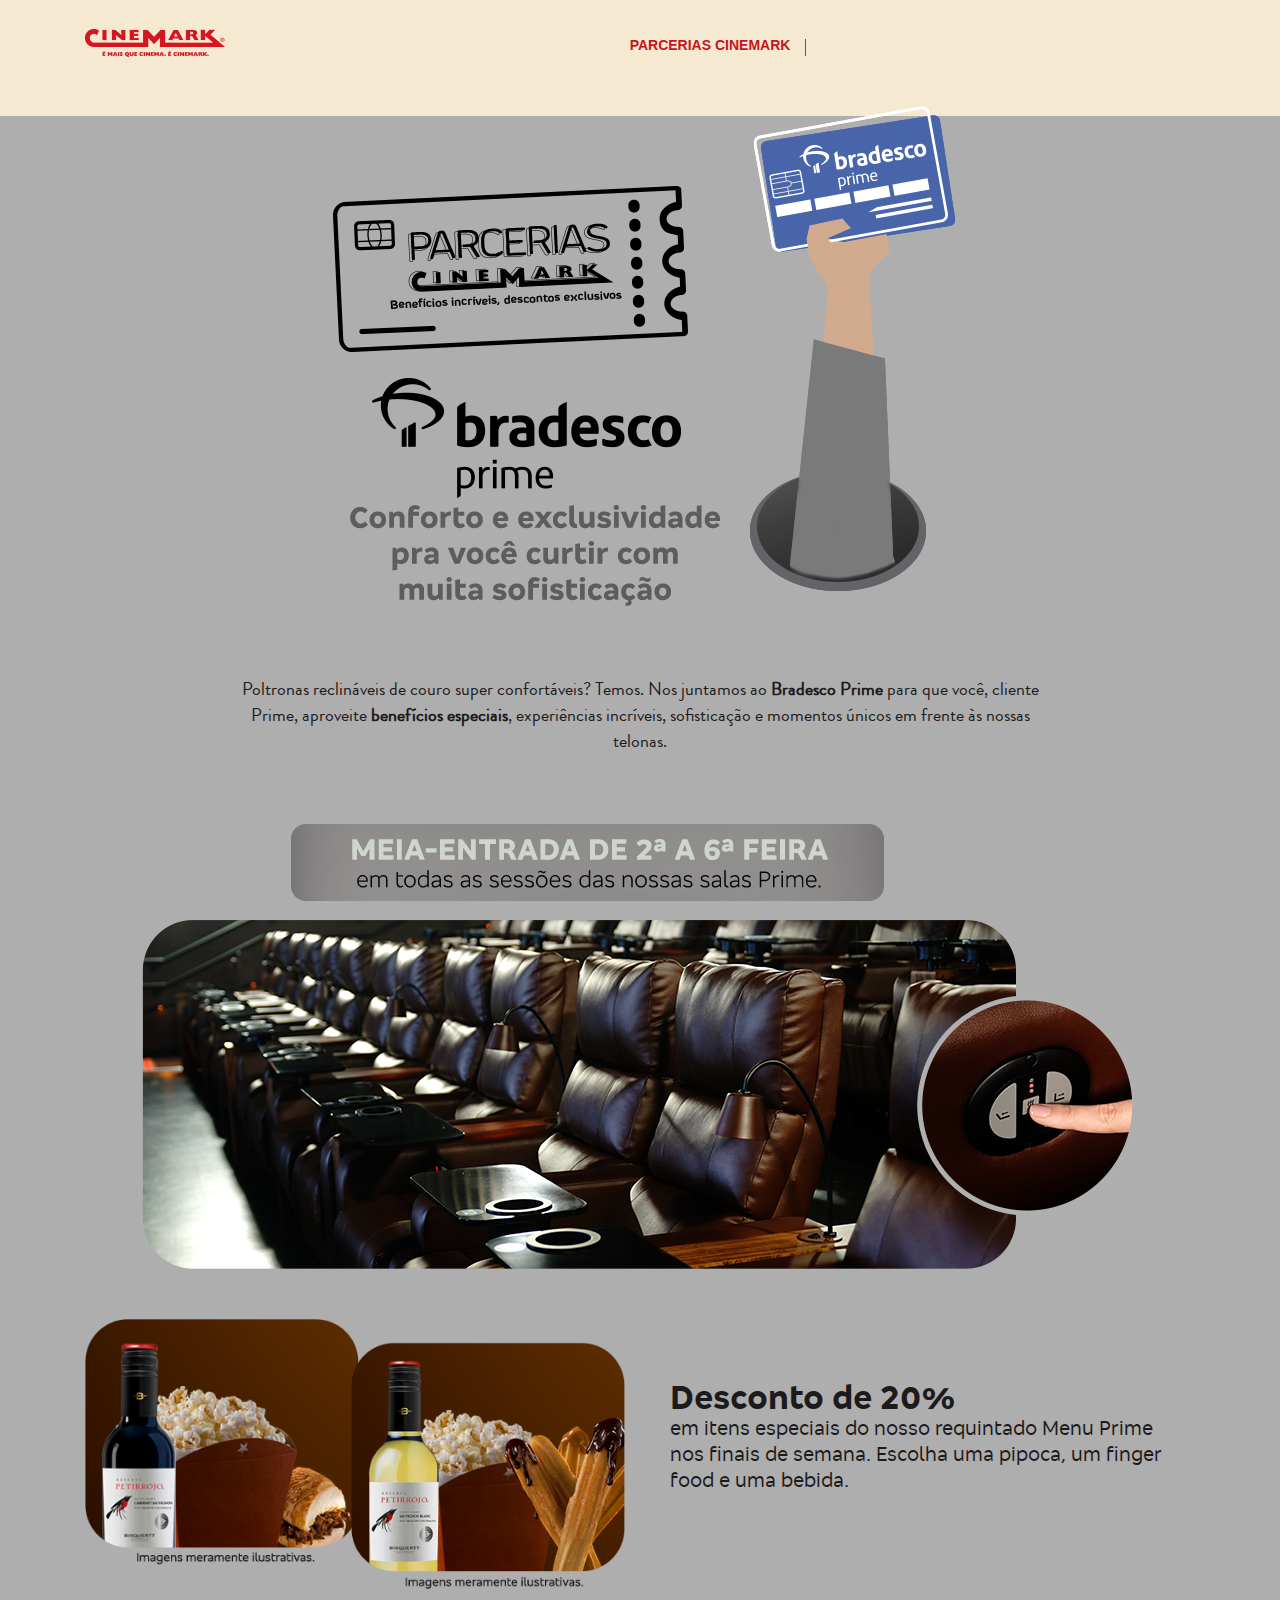
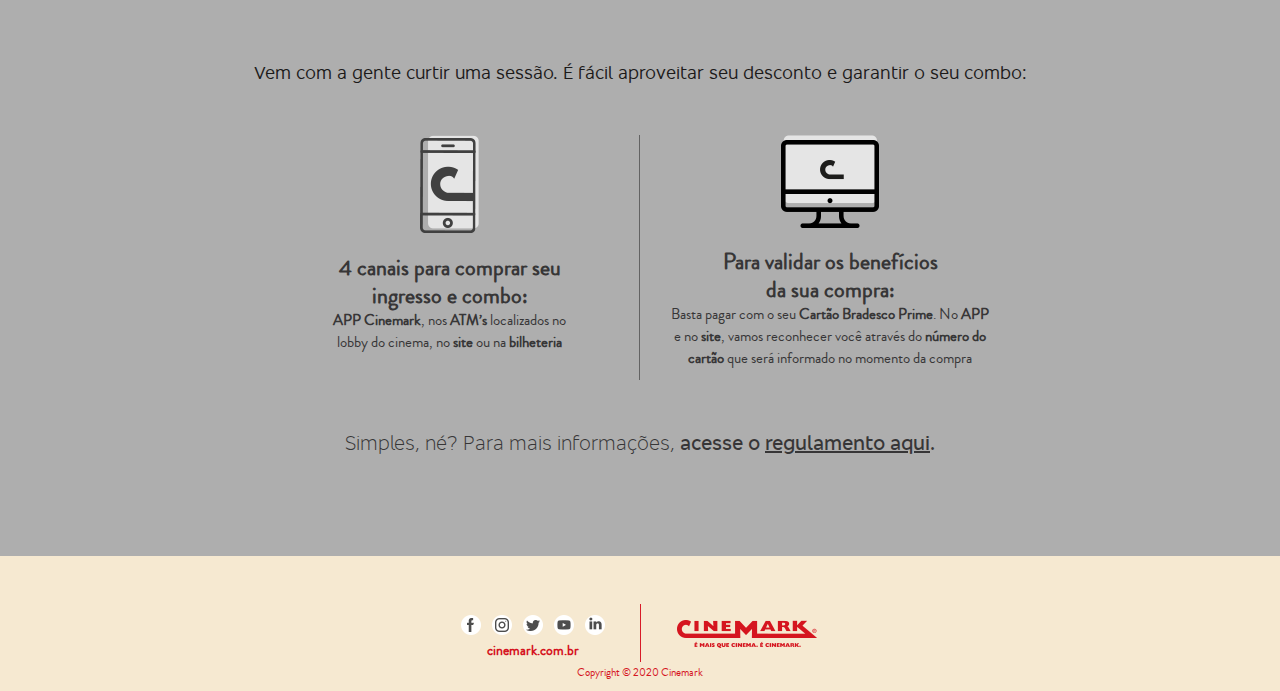
<file: prime.html>
<!doctype html>
<html lang="pt-BR">
  <head>
    <meta charset="utf-8">
    <meta name="viewport" content="width=device-width, initial-scale=1, shrink-to-fit=no">
    <meta name="description" content="Site Cinemark reserva de sala privativa para assistir filmes somente com as pessoas que forem escolhidas por você.">
    <meta name="author" content="Essenza Comunicação">
    <!-- favicon -->
    <link rel="apple-touch-icon" sizes="57x57" href="assets/img/favicon/apple-icon-57x57.png">
    <link rel="apple-touch-icon" sizes="60x60" href="assets/img/favicon/apple-icon-60x60.png">
    <link rel="apple-touch-icon" sizes="72x72" href="assets/img/favicon/apple-icon-72x72.png">
    <link rel="apple-touch-icon" sizes="76x76" href="assets/img/favicon/apple-icon-76x76.png">
    <link rel="apple-touch-icon" sizes="114x114" href="assets/img/favicon/apple-icon-114x114.png">
    <link rel="apple-touch-icon" sizes="120x120" href="assets/img/favicon/apple-icon-120x120.png">
    <link rel="apple-touch-icon" sizes="144x144" href="assets/img/favicon/apple-icon-144x144.png">
    <link rel="apple-touch-icon" sizes="152x152" href="assets/img/favicon/apple-icon-152x152.png">
    <link rel="apple-touch-icon" sizes="180x180" href="assets/img/favicon/apple-icon-180x180.png">
    <link rel="icon" type="image/png" sizes="192x192"  href="assets/img/favicon/android-icon-192x192.png">
    <link rel="icon" type="image/png" sizes="32x32" href="assets/img/favicon/favicon-32x32.png">
    <link rel="icon" type="image/png" sizes="96x96" href="assets/img/favicon/favicon-96x96.png">
    <link rel="icon" type="image/png" sizes="16x16" href="assets/img/favicon/favicon-16x16.png">
    <link rel="manifest" href="assets/img/favicon/manifest.json">
    <meta name="msapplication-TileColor" content="#b5121b">
    <meta name="msapplication-TileImage" content="assets/img/favicon/ms-icon-144x144.png">
    <meta name="theme-color" content="#b5121b">
    <title>.::Cinemark - Cuidamos da sua experiência.</title>
    <!-- preload -->
    <!-- Bootstrap core CSS -->
    <link href="assets/css/bootstrap/bootstrap.min.css" rel="preload" as="style">
    <!-- Estilos -->
    
    <link href="assets/css/geral.css" rel="preload" as="style">
    <link href="assets/css/mobile.css" rel="preload" as="style">
    <!-- Bootstrap core CSS -->
    <link href="assets/css/bootstrap/bootstrap.min.css" rel="stylesheet">
    <!-- Estilos -->
    <link href="assets/css/fontes.css" rel="stylesheet">
    <link href="assets/css/geral.css" rel="stylesheet">
    <link href="assets/css/control.css" rel="stylesheet">
    <link href="assets/css/mobile.css" rel="stylesheet">
    <link href="assets/css/animate.css" rel="stylesheet">
  </head>
  <body>
    <a id="topo" style="visibility: hidden;"></a>
    <nav id="myNavbar" class="navbar navbar-expand-md navbar-dark fixed-top bg_pastel p-4">
      <div class="container">
        <a class="navbar-elond link_logo" href="https://www.cinemark.com.br/" target="_top">
          <h1 class="text-hide bg_logo">Cinemark - É mais que cinema. É Cinemark.</h1>
        </a>
        <button class="navbar-toggler" type="button" data-toggle="collapse" data-target="#navbarCollapse" aria-controls="navbarCollapse" aria-expanded="false" aria-label="Toggle navigation">
        <span class="navbar-toggler-icon"></span>
        </button>
        <div class="collapse navbar-collapse" id="navbarCollapse">
          <ul id="myDIV" class="nav-masthead navbar-nav m-auto">
            <li class="nav-item p-2">
              <a class="nav-link border-none" href="#bloco1">PARCERIAS CINEMARK <span class="sr-only">(current)</span></a>
            </li>            
          </ul>
        </div>
      </div>
    </nav>

    <section id="bloco1" class="bg_bloco-pri m-10px-t txt_cor_1c1a1a" >
      <div class="container">
         <div class="row m-50px-b">
          <div class="col-7">
            <img src="./assets/img/pri/esq-2.png" class="img-resize float-right m-80px-t m-50px-b" alt="Ticket Parceiro Prime- Conforto e exclusividade pra você  - curtir com muita sofisticação"  >
          </div><!-- // -->
          <div class="col-5 relative over_hidden ">
            <img src="./assets/img/pri/img-1.png" class="img-resize absolute" alt="Cartao Bradesco" style="z-index: 30;" >
            <img src="./assets/img/pri/img-2.png" class="img-resize absolute pulse1" alt="Cartao Bradesco" style="z-index: 20; ">
            <img src="./assets/img/pri/img-3.png" class="img-resize absolute" alt="Cartao Bradesco" style="z-index: 10; ">
          </div><!-- // -->
          <div class="col-9   m-20px-tb text-center font-18 mx-auto">
            Poltronas reclináveis de couro super confortáveis? Temos. Nos juntamos ao <strong>Bradesco Prime</strong> para que você, cliente Prime, aproveite <strong>benefícios especiais</strong>, experiências incríveis, sofisticação e momentos únicos em frente às nossas telonas. 
          </div><!-- // -->
        </div><!-- row -->

         <div class="row m-0px-b">
          <div class="col ">
            <img src="./assets/img/pri/bloco-1.png" class="img-fluid mx-auto d-block" alt="MEIA-ENTRADA DE 2ª A 6ª FEIRA - em todas as sessões das nossas salas Prime." >
          </div> 
        </div><!-- row -->

        <div class="row m-50px-tb">
          <div class="col-12 col-md-6 ">
            <img src="./assets/img/pri/bloco-2.png" class="img-fluid mx-auto d-block" alt="Desconto de 20% - em itens especiais do nosso requintado Menu Prime nos finais de semana. " >
          </div> 
          <div class="col-12 col-md-6">
              <div class="col   m-20px-b m-60px-t text-left font-20 mx-auto font_bradesco_sans">
                <strong><span class="font-33 font_bradesco_sansbold">Desconto de 20%</span></strong>
                <br>
                em itens especiais do nosso requintado Menu Prime nos finais de semana. Escolha uma pipoca, um finger food e uma bebida.
              </div><!-- // -->
          </div> 
        </div><!-- row -->

        <div class="row">
          <div class="col-9  m-20px-tb text-center font-18 font_bradesco_sans mx-auto">
            Vem com a gente curtir uma sessão. É fácil aproveitar seu desconto e garantir o seu combo:
          </div><!-- // -->
        </div><!-- row -->

        <div class="row m-30px-tb  justify-content-md-center">
          
          <div class="col-md-4 borda-636363 txt_cor_373637" >
            <img src="./assets/img/ico/ico-app.png" class="img-fluid mx-auto d-block " alt="APP - 4 canais para comprar seu ingresso e combo:">
            <div class="col  m-20px-t text-center font-22 mx-auto">
              <strong>4 canais para comprar seu<br>ingresso e combo:</strong>
            </div><!-- // -->
            <div class="col  m-10px-b text-center font-15 mx-auto">
              <strong>APP Cinemark</strong>, nos <strong>ATM’s</strong> localizados no<br>lobby do cinema, no <strong>site</strong> ou na <strong>bilheteria</strong>
            </div><!-- // -->
          </div><!-- // -->

          <div class="col-md-4 txt_cor_373637">
            <img src="./assets/img/ico/ico-tela.png" class="img-fluid mx-auto d-block" alt="Site - Para validar os benefícios  da sua compra:">
            <div class="col  m-20px-t text-center font-22 mx-auto">
              <strong>Para validar os benefícios<br>da sua compra:</strong>
            </div><!-- // -->
            <div class="col  m-10px-b text-center font-15 mx-auto">
              Basta pagar com o seu <strong>Cartão Bradesco Prime</strong>. No <strong>APP</strong> e no <strong>site</strong>, vamos reconhecer você através do <strong>número do cartão</strong> que será informado no momento da compra
            </div><!-- // -->
          </div><!-- // -->
        </div><!-- row -->

        <div class="row">
          <div class="col-9  txt_cor_373637 m-20px-t m-100px-b text-center font-20  font_bradesco_sansmedium mx-auto">
            <span class="font_bradesco_sanslight">Simples, né? Para mais informações,</span> acesse o  <a href="https://www.cinemark.com.br/parceiros/assets/pdf/REGULAMENTO_BRADESCO_PRIME_2021.pdf" target="_blank" class="txt_cor_373637 font-w-300 text-underline" title="regulamento">regulamento aqui</a>.
          </div><!-- // -->
        </div><!-- row -->

      </div><!-- container -->      
    </section>


    <footer id="footer" class="container-fluid m-0 p-0 bg_pastel txt_cor_vinho">
      <div class="row w-100 m-0 px-0 pt-5 pb-2 justify-content-center">
        <div class="redes_sociais text-center col-10 col-lg-2">
          <ul class="text-center m-0 py-2 px-0">
            <li class="text-center px-1 py-0"><a href="https://www.facebook.com/cinemarkoficial" target="_blank" class="m-0 p-0" title="facebook"><img src="assets/img/ico/ico_facebook.png" class="zoom" title="" alt="" /></a></li>
            <li class="text-center px-1 py-0"><a href="https://www.instagram.com/cinemarkoficial/" target="_blank" class="m-0 p-0" title="instagram"><img src="assets/img/ico/ico_instagram.png" class="zoom" title="" alt="" /></a></li>
            <li class="text-center px-1 py-0"><a href="https://twitter.com/cinemarkoficial" target="_blank" class="m-0 p-0" title="twitter"><img src="assets/img/ico/ico_twitter.png" class="zoom" title="" alt="" /></a></li>
            <li class="text-center px-1 py-0"><a href="https://www.youtube.com/cinemarkoficial" target="_blank" class="m-0 p-0" title="youtube"><img src="assets/img/ico/ico_youtube.png" class="zoom" title="" alt="" /></a></li>
            <li class="text-center px-1 py-0"><a href="https://www.linkedin.com/company/cinemarkelosil/" target="_blank" class="m-0 p-0" title="linkedin"><img src="assets/img/ico/ico_linkedin.png" class="zoom" title="" alt="" /></a></li>
          </ul>
          <a href="https://www.cinemark.com.br" target="_blank" class="txt_cor_vinho font-w-600" title="cinemark">cinemark.com.br</a>
        </div>
        <div class="logos_rodape text-center col-10 col-lg-2 linha-vertical">
          <ul class="text-center m-0 pt-3 pb-2 px-0">
            <li class=""><a href="#topo" title="" class="link_logo"><img src="assets/img/logos/logo_cinemark.png" title="cinemark" alt="cinemark" /></a></li>
          </ul>
        </div>
        <div class="row w-100 m-0 p-0 justify-content-center">
          <div class="col-10 col-lg-7 text-center ">
            <small >Copyright &copy; 2020 Cinemark</small>
          </div>
        </div>
      </div>
    </footer>
    <!-- jquery -->
    <script src="assets/js/jquery/jquery-3.5.1.min.js" rel="preload" as="script"></script>
    <!-- bootstrap javascript -->
    <script src="assets/js/bootstrap/popper.min.js" rel="preload" as="script"></script>
    <script src="assets/js/bootstrap/bootstrap.min.js" rel="preload" as="script"></script>
    <!-- geral javascript -->
    <script src="assets/js/funcoes.js" rel="preload" as="script"></script>
  </body>
</html>
</file>
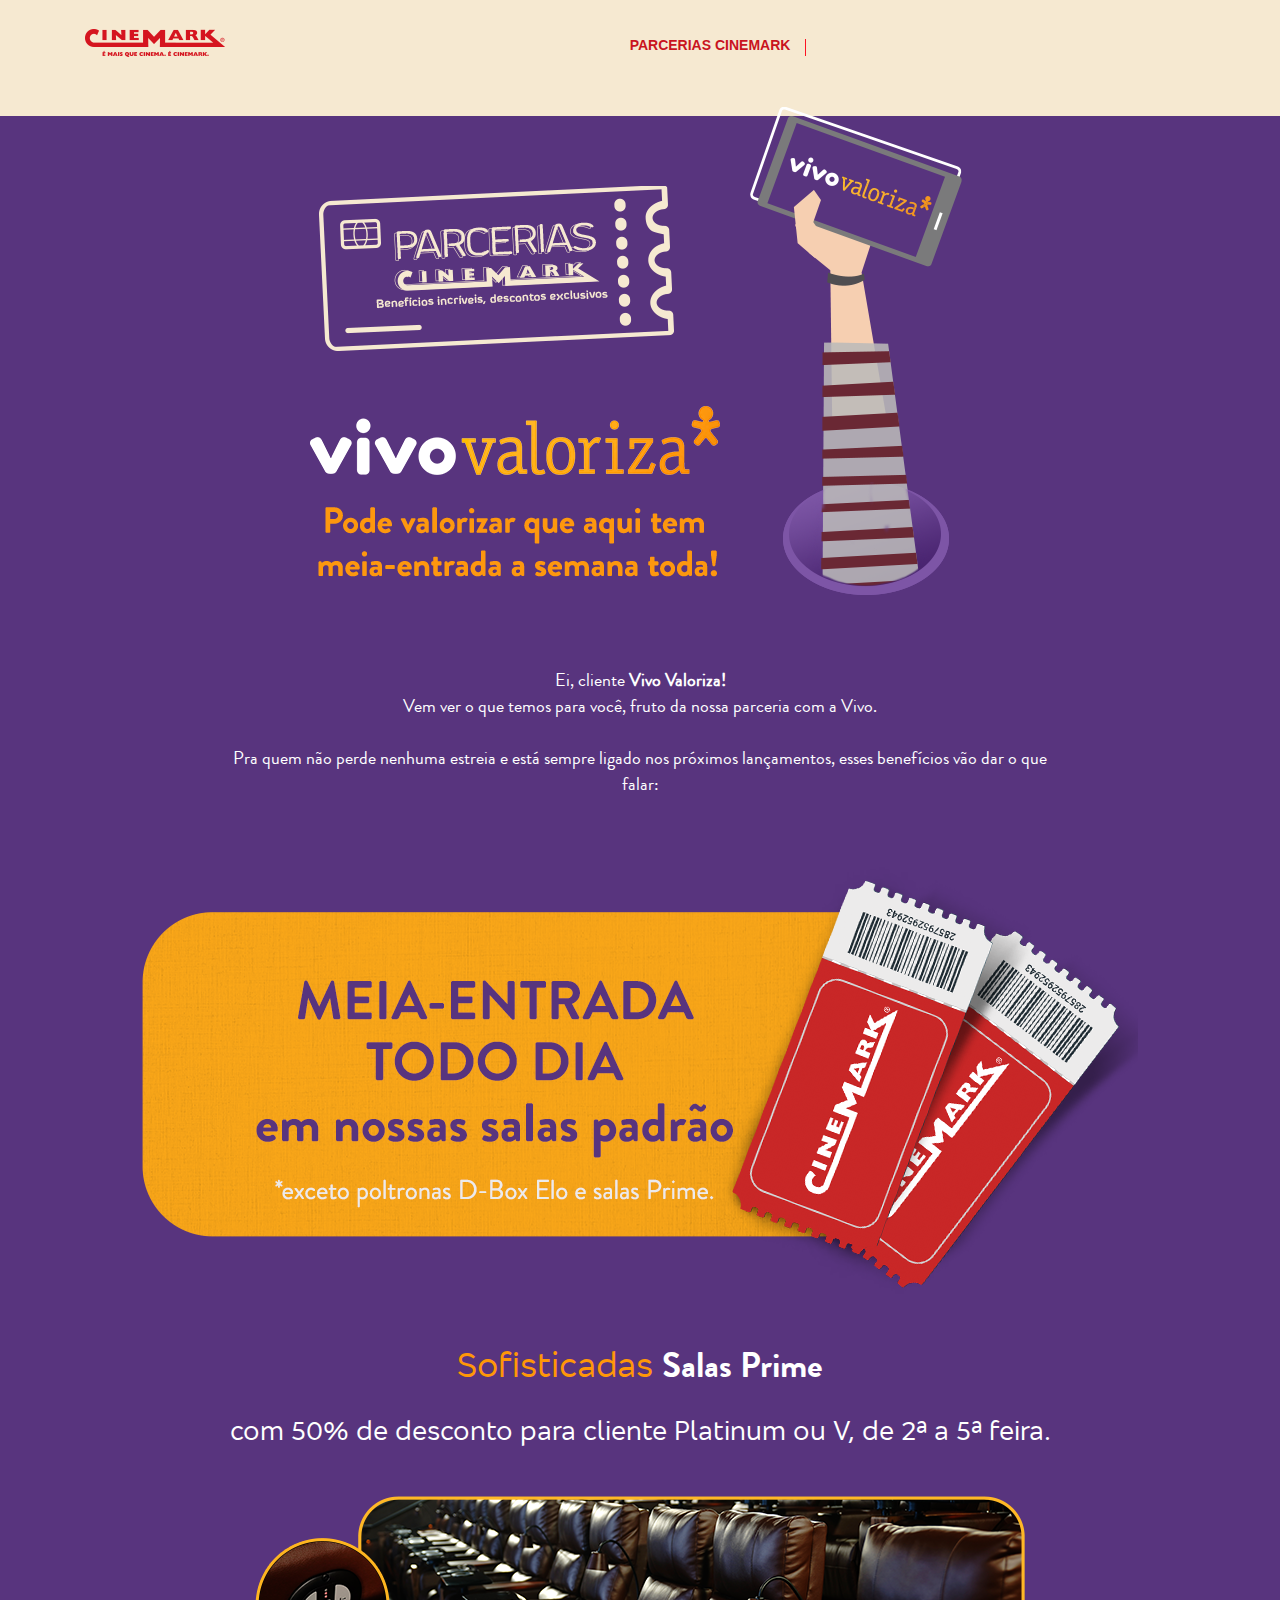
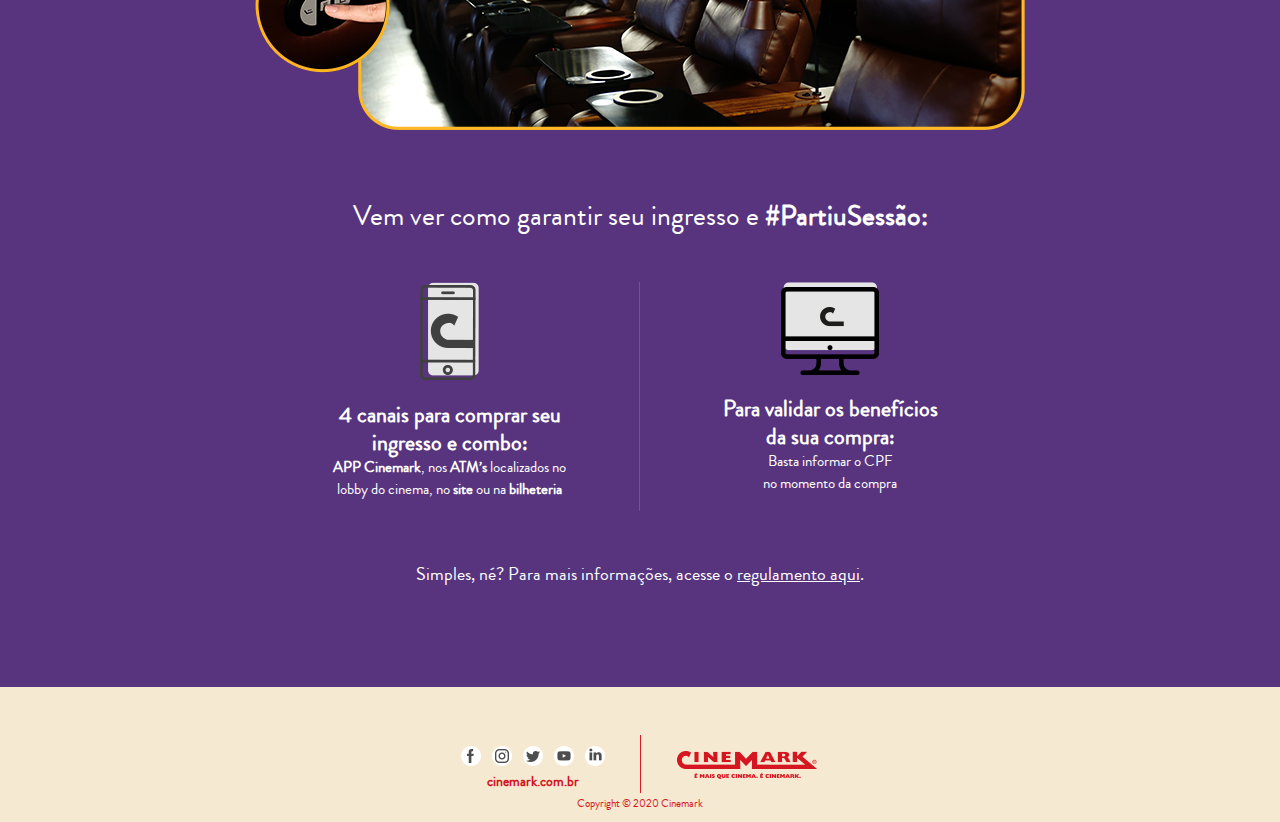
<file: vivo.html>
<!doctype html>
<html lang="pt-BR">
  <head>
    <meta charset="utf-8">
    <meta name="viewport" content="width=device-width, initial-scale=1, shrink-to-fit=no">
    <meta name="description" content="Site Cinemark reserva de sala privativa para assistir filmes somente com as pessoas que forem escolhidas por você.">
    <meta name="author" content="Essenza Comunicação">
    <!-- favicon -->
    <link rel="apple-touch-icon" sizes="57x57" href="assets/img/favicon/apple-icon-57x57.png">
    <link rel="apple-touch-icon" sizes="60x60" href="assets/img/favicon/apple-icon-60x60.png">
    <link rel="apple-touch-icon" sizes="72x72" href="assets/img/favicon/apple-icon-72x72.png">
    <link rel="apple-touch-icon" sizes="76x76" href="assets/img/favicon/apple-icon-76x76.png">
    <link rel="apple-touch-icon" sizes="114x114" href="assets/img/favicon/apple-icon-114x114.png">
    <link rel="apple-touch-icon" sizes="120x120" href="assets/img/favicon/apple-icon-120x120.png">
    <link rel="apple-touch-icon" sizes="144x144" href="assets/img/favicon/apple-icon-144x144.png">
    <link rel="apple-touch-icon" sizes="152x152" href="assets/img/favicon/apple-icon-152x152.png">
    <link rel="apple-touch-icon" sizes="180x180" href="assets/img/favicon/apple-icon-180x180.png">
    <link rel="icon" type="image/png" sizes="192x192"  href="assets/img/favicon/android-icon-192x192.png">
    <link rel="icon" type="image/png" sizes="32x32" href="assets/img/favicon/favicon-32x32.png">
    <link rel="icon" type="image/png" sizes="96x96" href="assets/img/favicon/favicon-96x96.png">
    <link rel="icon" type="image/png" sizes="16x16" href="assets/img/favicon/favicon-16x16.png">
    <link rel="manifest" href="assets/img/favicon/manifest.json">
    <meta name="msapplication-TileColor" content="#b5121b">
    <meta name="msapplication-TileImage" content="assets/img/favicon/ms-icon-144x144.png">
    <meta name="theme-color" content="#b5121b">
    <title>.::Cinemark - Cuidamos da sua experiência.</title>
    <!-- preload -->
    <!-- Bootstrap core CSS -->
    <link href="assets/css/bootstrap/bootstrap.min.css" rel="preload" as="style">
    <!-- Estilos -->
    
    <link href="assets/css/geral.css" rel="preload" as="style">
    <link href="assets/css/mobile.css" rel="preload" as="style">
    <!-- Bootstrap core CSS -->
    <link href="assets/css/bootstrap/bootstrap.min.css" rel="stylesheet">
    <!-- Estilos -->
    <link href="assets/css/fontes.css" rel="stylesheet">
    <link href="assets/css/geral.css" rel="stylesheet">
    <link href="assets/css/control.css" rel="stylesheet">
    <link href="assets/css/mobile.css" rel="stylesheet">
    <link href="assets/css/animate.css" rel="stylesheet">
  </head>
  <body>
    <a id="topo" style="visibility: hidden;"></a>
    <nav id="myNavbar" class="navbar navbar-expand-md navbar-dark fixed-top bg_pastel p-4">
      <div class="container">
        <a class="navbar-elond link_logo" href="https://www.cinemark.com.br/" target="_top">
          <h1 class="text-hide bg_logo">Cinemark - É mais que cinema. É Cinemark.</h1>
        </a>
        <button class="navbar-toggler" type="button" data-toggle="collapse" data-target="#navbarCollapse" aria-controls="navbarCollapse" aria-expanded="false" aria-label="Toggle navigation">
        <span class="navbar-toggler-icon"></span>
        </button>
        <div class="collapse navbar-collapse" id="navbarCollapse">
          <ul id="myDIV" class="nav-masthead navbar-nav m-auto">
            <li class="nav-item p-2">
              <a class="nav-link border-none" href="#bloco1">PARCERIAS CINEMARK <span class="sr-only">(current)</span></a>
            </li>            
          </ul>
        </div>
      </div>
    </nav>

    <section id="bloco1" class="bg_bloco-viv m-10px-t txt_cor_padrao" >
      <div class="container">
         <div class="row m-30px-b sm-m-10px-b">
          <div class="col-7 m-50px-b sm-m-50px-tb">
            <img src="./assets/img/viv/esq.png" class="img-resize float-right m-80px-t" alt="Ticket Parceiro Vivo Valoriza - Pode valorizar que aqui é  meia vivo a semana toda!"  >
          </div><!-- // -->
          <div class="col-5 relative over_hidden">
            <img src="./assets/img/viv/img-1.png" class="img-resize absolute" alt="Cartao Bradesco" style="z-index: 30;" >
            <img src="./assets/img/viv/img-2.png" class="img-resize absolute pulse1" alt="Cartao Bradesco" style="z-index: 20; ">
            <img src="./assets/img/viv/img-3.png" class="img-resize absolute" alt="Cartao Bradesco" style="z-index: 10; ">
          </div><!-- // -->
          <div class="col-9  m-40px-tb sm-m-20px-t text-center font-18 mx-auto">
            Ei, cliente <strong>Vivo Valoriza!</strong> <br>
            Vem ver o que temos para você, fruto da nossa parceria com a Vivo.
            <br><br>
            Pra quem não perde nenhuma estreia e está sempre ligado nos próximos lançamentos, esses benefícios vão dar o que falar:

          </div><!-- // -->
        </div><!-- row -->

         <div class="row m-0px-b">
          <div class="col ">
            <img src="./assets/img/viv/bloco-1.png" class="img-fluid mx-auto d-block" alt="MEIA-ENTRADA TODO DIA  em nossas salas padrão" >
          </div> 
        </div><!-- row -->

        <div class="row m-50px-tb">
          <div class="col-12">
              <div class="col  txt_cor_ff9708 m-30px-b  text-center font-35 mx-auto font_bradesco_sans">
                Sofisticadas <span class="txt_cor_padrao font_brandon_grotesque_bold">Salas Prime</span>
              </div><!-- // -->
              <div class="col   m-50px-b text-center font-27 mx-auto font_bradesco_sans">
                com 50% de desconto para cliente Platinum ou V, de 2ª a 5ª feira.
              </div><!-- // -->
          </div> 
          <div class="col-12">
            <img src="./assets/img/viv/bloco-2.png" class="img-fluid mx-auto d-block" alt="Sofisticadas Salas Prime " >
          </div> 
        </div><!-- row -->

        <div class="row">
          <div class="col-9  m-20px-tb text-center font-28  mx-auto">
            Vem ver como garantir seu ingresso e <strong>#PartiuSessão:</strong>
          </div><!-- // -->
        </div><!-- row -->

        <div class="row m-30px-tb  justify-content-md-center">
          
          <div class="col-md-4 borda-636363" >
            <img src="./assets/img/ico/ico-app.png" class="img-fluid mx-auto d-block " alt="APP - 4 canais para comprar seu ingresso e combo:">
            <div class="col  m-20px-t text-center font-22 mx-auto">
              <strong>4 canais para comprar seu<br>ingresso e combo:</strong>
            </div><!-- // -->
            <div class="col  m-10px-b text-center font-15 mx-auto">
              <strong>APP Cinemark</strong>, nos <strong>ATM’s</strong> localizados no<br>lobby do cinema, no <strong>site</strong> ou na <strong>bilheteria</strong>
            </div><!-- // -->
          </div><!-- // -->

          <div class="col-md-4 ">
            <img src="./assets/img/ico/ico-tela.png" class="img-fluid mx-auto d-block" alt="Site - Para validar os benefícios  da sua compra:">
            <div class="col  m-20px-t text-center font-22 mx-auto">
              <strong>Para validar os benefícios<br>da sua compra:</strong>
            </div><!-- // -->
            <div class="col  m-10px-b text-center font-15 mx-auto">
              Basta informar o CPF<br>no momento da compra
            </div><!-- // -->
          </div><!-- // -->
        </div><!-- row -->

        <div class="row">
          <div class="col-9   m-20px-t m-100px-b text-center font-18   mx-auto">
            Simples, né? Para mais informações, acesse o  <a href="https://www.cinemark.com.br/parceiros/assets/pdf/REGULAMENTO_VIVO_2021.pdf" target="_blank" class="txt_cor_padrao font-w-300 text-underline" title="regulamento">regulamento aqui</a>.
          </div><!-- // -->
        </div><!-- row -->

      </div><!-- container -->      
    </section>


    <footer id="footer" class="container-fluid m-0 p-0 bg_pastel txt_cor_vinho">
      <div class="row w-100 m-0 px-0 pt-5 pb-2 justify-content-center">
        <div class="redes_sociais text-center col-10 col-lg-2">
          <ul class="text-center m-0 py-2 px-0">
            <li class="text-center px-1 py-0"><a href="https://www.facebook.com/cinemarkoficial" target="_blank" class="m-0 p-0" title="facebook"><img src="assets/img/ico/ico_facebook.png" class="zoom" title="" alt="" /></a></li>
            <li class="text-center px-1 py-0"><a href="https://www.instagram.com/cinemarkoficial/" target="_blank" class="m-0 p-0" title="instagram"><img src="assets/img/ico/ico_instagram.png" class="zoom" title="" alt="" /></a></li>
            <li class="text-center px-1 py-0"><a href="https://twitter.com/cinemarkoficial" target="_blank" class="m-0 p-0" title="twitter"><img src="assets/img/ico/ico_twitter.png" class="zoom" title="" alt="" /></a></li>
            <li class="text-center px-1 py-0"><a href="https://www.youtube.com/cinemarkoficial" target="_blank" class="m-0 p-0" title="youtube"><img src="assets/img/ico/ico_youtube.png" class="zoom" title="" alt="" /></a></li>
            <li class="text-center px-1 py-0"><a href="https://www.linkedin.com/company/cinemarkelosil/" target="_blank" class="m-0 p-0" title="linkedin"><img src="assets/img/ico/ico_linkedin.png" class="zoom" title="" alt="" /></a></li>
          </ul>
          <a href="https://www.cinemark.com.br" target="_blank" class="txt_cor_vinho font-w-600" title="cinemark">cinemark.com.br</a>
        </div>
        <div class="logos_rodape text-center col-10 col-lg-2 linha-vertical">
          <ul class="text-center m-0 pt-3 pb-2 px-0">
            <li class=""><a href="#topo" title="" class="link_logo"><img src="assets/img/logos/logo_cinemark.png" title="cinemark" alt="cinemark" /></a></li>
          </ul>
        </div>
        <div class="row w-100 m-0 p-0 justify-content-center">
          <div class="col-10 col-lg-7 text-center ">
            <small >Copyright &copy; 2020 Cinemark</small>
          </div>
        </div>
      </div>
    </footer>
    <!-- jquery -->
    <script src="assets/js/jquery/jquery-3.5.1.min.js" rel="preload" as="script"></script>
    <!-- bootstrap javascript -->
    <script src="assets/js/bootstrap/popper.min.js" rel="preload" as="script"></script>
    <script src="assets/js/bootstrap/bootstrap.min.js" rel="preload" as="script"></script>
    <!-- geral javascript -->
    <script src="assets/js/funcoes.js" rel="preload" as="script"></script>
  </body>
</html>
</file>
<file: assets/css/geral.css>
@charset "UTF-8";
html {
  scroll-behavior: smooth;
  text-size-adjust: 100%;
}

body {
  background-image: none;
  background-color: #f6e9d1;
  background-repeat: repeat;
  background-position: top left;
  background-attachment: scroll;
  font-family: 'Byom', Arial, Tahoma;
  font-size: 14px;
  min-height: 75rem;
  padding-top: 6rem;
  color: #f6e9d1;
}

.absolute {
  position: absolute;
}

.relative {
  position: relative;
}

.over_hidden {
  overflow: hidden;
}

.border_teste {
  border: 2px solid #000
}

.overflow-hidden {
  overflow: hidden
}

.txt_cor_padrao {
  color: #fff
}


.txt_cor_cinza_escuro {
  color: #373637
}

.txt_cor_pastel {
  color: #f6e9d1
}

.txt_cor_laranja {
  color: #de8729
}

.txt_cor_amarelo {
  color: #fdc919;
}

.txt_cor_azul {
  color: #149dd6;
}

.txt_cor_vinho {
  color: #d5151f;
  font-family: brandon_grotesque_regular;
}

.bg_pastel {
  background-color: #f6e9d1
}



.bg_bloco-1 {
  background-color: #5d130b;
  background-image: url("../img/bl1/bloco1-bg.jpg");
  background-position: top left;
  background-repeat: repeat-x;
}

.bg_bloco-1a {
  background-color: #5d130b;
}


.bg_bloco-2 {
  background-color: #dd0333;
  background-image: url("../img/bl2/bg.png");
  background-position: top left;
  background-repeat: repeat-x;
  font-family: brandon_grotesque_regular;

}

.bg_bloco-3 {
  background-color: #afafaf;
  background-image: url("../img/bl3/bg.png");
  background-position: top left;
  background-repeat: repeat-x;
  font-family: brandon_grotesque_regular;

}

.bg_bloco-4 {
  background-color: #58347e;
  background-image: url("../img/bl4/bg.png");
  background-position: top left;
  background-repeat: repeat-x;
  font-family: brandon_grotesque_regular;

}

.bg_bloco-5 {
  background-color: #000000;
  background-image: url("../img/bl5/bg.png");
  background-position: top left;
  background-repeat: repeat-x;
  font-family: brandon_grotesque_regular;

}



.bg_logo {
  background-image: url('../img/logos/logo_cinemark.png');
  background-repeat: no-repeat;
  background-position: center center;
  width: 140px;
  height: 28px
}

img {
  border: 0
}

strong {
  font-weight: bolder;
}

h2 {
  color: #c6cf1d;
  font-family: 'Byom', Arial, Tahoma;
  font-size: 24px
}

a,
a:focus,
a:hover {
  color: #fff
}

.nav-masthead .nav-link {
  padding: .188rem 0;
  font-family: 'work_sanslight', Arial, Tahoma;
  color: rgba(201, 20, 30, 1);
  background-color: transparent;
  border-bottom: .188rem solid transparent;
  -webkit-transition: all .5s;
  -moz-transition: all .5s;
  -o-transition: all .5s;
  transition: all .5s
}

nav ul li:nth-child(-n+4) {
  background-image: url("../img/menu/menu_div_item.png");
  background-repeat: no-repeat;
  background-position: center right;
  background-attachment: scroll
}

.navbar-dark .navbar-nav .nav-link {
  color: rgba(201, 20, 30, 1);
  font-size: 14px;
  font-weight: bolder;
}

.navbar-dark .navbar-nav .nav-link:focus,
.navbar-dark .navbar-nav .nav-link:hover {
  color: rgba(0, 0, 0, 1)!important
}

.nav-masthead .nav-link:hover,
.nav-masthead .nav-link:focus {
  border-bottom-color: rgba(0, 0, 0, 0.5)
}

.nav-masthead .active, .active {
  color: #fff;
  font-family: 'work_sansbold', Arial, Tahoma;
  border-bottom-color: #d81b28
}

section .row .position-absolute {
  top: 50%;
  left: 50%;
  transform: translate(-50%, -50%)
}



section.bloco2 {
  min-height: 605px
}

footer p {
  font-size: 24px
}

footer label {
  font-size: 14px
}

footer div.redes_sociais ul,
footer div.logos_rodape ul {
  list-style: none
}

footer div.redes_sociais ul li,
footer div.logos_rodape ul li {
  display: inline-block
}

footer div.redes_sociais ul li a {
  display: inline-block;
  width: 20px;
  height: 20px
}

footer div.redes_sociais p a.link_site {
  display: inline;
  color: #d5151f !important;
}

footer div.logos_rodape ul li.divisoria {
  vertical-align: middle
}

footer .linha-vertical {
  border-left: 1px solid #d81b28;
  vertical-align: middle
}


/*--------------------------------------------------------
    cor
--------------------------------------------------------*/

 .white {background: #ffffff; }


/*--------------------------------------------------------
    blocos
--------------------------------------------------------*/
 img .img_dir{
  float: right;
}
 img .img_es{
  float: left;
}
.md-n-40 {
  margin-right: -40px;
}

.bottom_absolute {
  position: absolute; 
  bottom: 0; 
  margin-left: -10px;
}

@media (max-width: 991px){
 
 .md-n-40 {
  margin-right:0 !important;
  } 

  .img-fluid{
    float: none;
    margin: 0 auto !important;

  }

  .img-responsive {
    max-width: 100%;
  }

  #logos_par {
    marign: 0 auto !important;
  }
  .m-50px-l{
    margin-right: none;
  }
}

@media (max-width: 767px){
  footer .linha-vertical {
    border-left: none;
  }  
 .bottom_absolute {
  
  margin-left:0 !important;
  }
.borda-a91737 {
  border-right: none;
  }
  .img-resize{
    width: 90%;
  }
}

 /*--------------------------------------------------------
    bloco 1
--------------------------------------------------------*/
#logos_par img {
  width: 23%;

}


/*-------------------------------
BRADESCO
--------------------------------*/
.bg_bloco-bra {
  background-color: #dd0333;
  background-image: url("../img/bg.png");
  background-position: top left;
  background-repeat: repeat-x;
  font-family: brandon_grotesque_regular;
}
.txt_cor_f9f9f9 {
  color: #f9f9f9;
}
.borda-a91737 {
  border-right: 1px solid #a91737 !important;
  }

 /*-------------------------------
ELO
--------------------------------*/
.bg_bloco-elo {
  background-color: #1c1a1a;
  background-image: url("../img/bg.png");
  background-position: top left;
  background-repeat: repeat-x;
  font-family: brandon_grotesque_regular;
}

.txt_Cor_636363 {
  color: #636363;
}

.txt_cor_149dd6 {
  color: #149dd6;
}

.font_brandon {
  font-family: brandon_grotesque_regular;
}

.font_brandon_bold {
  font-family: brandon_grotesque_bold;
}

.borda-636363 {
  border-right: 1px solid #636363 !important;
  }

/*-------------------------------
PRIME
--------------------------------*/
.bg_bloco-pri {
  background-color: #aeaeae;
  background-image: url("../img/bg.png");
  background-position: top left;
  background-repeat: repeat-x;
  font-family: brandon_grotesque_regular;
}

.txt_cor_1c1a1a {
  color: #1c1a1a;
}

.txt_cor_373637 {
  color: #373637;
}

/*-------------------------------
vivo
--------------------------------*/
.bg_bloco-viv {
  background-color: #58347e;
  background-image: url("../img/bg.png");
  background-position: top left;
  background-repeat: repeat-x;
  font-family: brandon_grotesque_regular;
}

.txt_cor_ff9708 {
  color: #ff9708;
}


/*-------------------------------
animate geral
--------------------------------*/


.backInUp {
  -webkit-animation: backInUp 1.5s;
  animation: backInUp 1.5s;
  -webkit-animation-timing-function: ease-out;
  animation-timing-function: ease-out;
}
.zoomIn {animation: zoomIn 2s 1 alternate;}
.zoomIn2 {animation: zoomIn 4s 1 alternate;}

.zoomOut {animation: zoomOut 2s 1 alternate;}


 .pulse1 { animation: backInUp 1s 1 alternate;}

 .fadeIn {   animation: fadeIn 2s ease-in-out; }


a.lnk_c:hover {
opacity: 0.5;
}


#myBtn {
  display: none;
}




.navbar-toggler-icon{  
  opacity: .5;
  background: #be131c;
  outline: none;
}

/*-------------------------------
goto top up width 1000px 
--------------------------------*/

@media (min-width: 1200px){

  /* btn top */

  #myBtn {
    display: none;
    position: fixed;
    bottom: 20px;
    right: 30px;
    z-index: 99;
    font-size: 18px;
    border: none;
    outline: none;
    background-color: black;
    color: white;
    cursor: pointer;
    padding: 15px ;
    border-radius: 50px;
    opacity: 0.5;
  }
  #myBtn:hover {    
    opacity: 1;

  }

}
</file>
<file: assets/css/mobile.css>
@charset "UTF-8";
/* Telefones em landscape e abaixo */
@media (max-width: 480px) {
  .hidden { visibility: hidden; }

  nav ul li { background: none !important; }

  /* footer */
  footer .linha-vertical { border-left: none; }
}
/* Telefone em landscape a tablet em portrait */
@media (max-width: 767px) {
  .hidden { visibility: hidden; }

  nav ul li { background: none !important; }

  /* footer */
  footer .linha-vertical { border-left: none; }
}
</file>
<file: assets/css/fontes.css>
@charset "UTF-8";
/*! Generated by Font Squirrel (https://www.fontsquirrel.com) on October 20, 2020 */
@font-face {
  font-family: 'brandon_grotesque_regular';
  src: url('../fontes/brandon_reg.eot');
  src: url('../fontes/brandon_reg.eot?#iefix') format('embedded-opentype'),
       url('../fontes/brandon_reg.woff2') format('woff2'),
       url('../fontes/brandon_reg.woff') format('woff'),
       url('../fontes/brandon_reg.ttf') format('truetype'),
       url('../fontes/brandon_reg.svg#brandon_grotesque_regular') format('svg');
  font-weight: normal;
  font-style: normal;
  font-display: swap;
}

@font-face {
  font-family: 'brandon_grotesque_bold';
  src: url('../fontes/brandon_bld.eot');
  src: url('../fontes/brandon_bld.eot?#iefix') format('embedded-opentype'),
       url('../fontes/brandon_bld.woff2') format('woff2'),
       url('../fontes/brandon_bld.woff') format('woff'),
       url('../fontes/brandon_bld.ttf') format('truetype'),
       url('../fontes/brandon_bld.svg#brandon_grotesque_regular') format('svg');
  font-weight: normal;
  font-style: normal;
  font-display: swap;
}

@font-face {
  font-family: 'brandon_grotesque_black';
  src: url('../fontes/brandon_blk.eot');
  src: url('../fontes/brandon_blk.eot?#iefix') format('embedded-opentype'),
       url('../fontes/brandon_blk.woff2') format('woff2'),
       url('../fontes/brandon_blk.woff') format('woff'),
       url('../fontes/brandon_blk.ttf') format('truetype'),
       url('../fontes/brandon_blk.svg#brandon_grotesque_black') format('svg');
  font-weight: normal;
  font-style: normal;
  font-display: swap;
}


/* FONT BYOM*/


@font-face {
  font-family: 'Byom';
  src: url('../fontes/Byom.eot');
  src: url('../fontes/Byom.eot?#iefix') format('embedded-opentype'),
       url('../fontes/Byom.woff') format('woff'),
       url('../fontes/Byom.ttf') format('truetype'),
       url('../fontes/Byom.svg#brandon_grotesque_black') format('svg');
  font-weight: normal;
  font-style: normal;
  font-display: swap;
}

 
 @font-face {
  font-family: 'Byom-Light';
  src: url('../fontes/Byom-Light.eot');
  src: url('../fontes/Byom-Light.eot?#iefix') format('embedded-opentype'),
       url('../fontes/Byom-Light.woff') format('woff'),
       url('../fontes/Byom-Light.ttf') format('truetype'),
       url('../fontes/Byom-Light.svg#brandon_grotesque_black') format('svg');
  font-weight: normal;
  font-style: normal;
  font-display: swap;
}

@font-face {
  font-family: 'Byom-Bold';
  src: url('../fontes/Byom-Bold.eot');
  src: url('../fontes/Byom-Bold.eot?#iefix') format('embedded-opentype'),
       url('../fontes/Byom-Bold.woff') format('woff'),
       url('../fontes/Byom-Bold.ttf') format('truetype'),
       url('../fontes/Byom-Bold.svg#brandon_grotesque_black') format('svg');
  font-weight: normal;
  font-style: normal;
  font-display: swap;
}


@font-face {
  font-family: 'Byom-LightTrial';
  src: url('../fontes/Byom-LightTrial.eot');
  src: url('../fontes/Byom-LightTrial.eot?#iefix') format('embedded-opentype'),
       url('../fontes/Byom-LightTrial.woff') format('woff'),
       url('../fontes/Byom-LightTrial.ttf') format('truetype'),
       url('../fontes/Byom-LightTrial.svg#brandon_grotesque_black') format('svg');
  font-weight: normal;
  font-style: normal;
  font-display: swap;
 }

@font-face {
    font-family: 'bradesco_sansregular';
    src: url('../fontes/bradescosans-regular-webfont.eot');
    src: url('../fontes/bradescosans-regular-webfont.eot?#iefix') format('embedded-opentype'),
         url('../fontes/bradescosans-regular-webfont.woff2') format('woff2'),
         url('../fontes/bradescosans-regular-webfont.woff') format('woff'),
         url('../fontes/bradescosans-regular-webfont.ttf') format('truetype'),
         url('../fontes/bradescosans-regular-webfont.svg#bradesco_sansregular') format('svg');
    font-weight: normal;
    font-style: normal;

}

@font-face {
    font-family: 'bradesco_sansmedium';
    src: url('../fontes/bradescosans-medium-webfont.eot');
    src: url('../fontes/bradescosans-medium-webfont.eot?#iefix') format('embedded-opentype'),
         url('../fontes/bradescosans-medium-webfont.woff2') format('woff2'),
         url('../fontes/bradescosans-medium-webfont.woff') format('woff'),
         url('../fontes/bradescosans-medium-webfont.ttf') format('truetype'),
         url('../fontes/bradescosans-medium-webfont.svg#bradesco_sansmedium') format('svg');
    font-weight: normal;
    font-style: normal;

}

@font-face {
    font-family: 'bradesco_sanslight';
    src: url('../fontes/bradescosans-light-webfont.eot');
    src: url('../fontes/bradescosans-light-webfont.eot?#iefix') format('embedded-opentype'),
         url('../fontes/bradescosans-light-webfont.woff2') format('woff2'),
         url('../fontes/bradescosans-light-webfont.woff') format('woff'),
         url('../fontes/bradescosans-light-webfont.ttf') format('truetype'),
         url('../fontes/bradescosans-light-webfont.svg#bradesco_sanslight') format('svg');
    font-weight: normal;
    font-style: normal;

}


@font-face {
    font-family: 'bradesco_sansbold';
    src: url('../fontes/bradescosans-bold-webfont.eot');
    src: url('../fontes/bradescosans-bold-webfont.eot?#iefix') format('embedded-opentype'),
         url('../fontes/bradescosans-bold-webfont.woff2') format('woff2'),
         url('../fontes/bradescosans-bold-webfont.woff') format('woff'),
         url('../fontes/bradescosans-bold-webfont.ttf') format('truetype'),
         url('../fontes/bradescosans-bold-webfont.svg#bradesco_sansbold') format('svg');
    font-weight: normal;
    font-style: normal;

}
</file>
<file: assets/css/control.css>
/*===================================
  Font family
====================================== */
.fp-s {font-family: Byom;}
.fp-l {font-family: Byom-Light;}
.fp-b {font-family: Byom-Bold;}
.fp-b2 {font-family: Byom-BoldTrial;}
.font_bradesco_sans {font-family: bradesco_sansregular }
.font_bradesco_sansmedium {font-family: bradesco_sansmedium }
.font_bradesco_sanslight {font-family: bradesco_sanslight }
.font_bradesco_sansbold {font-family: bradesco_sansbold }
.font_brandon_grotesque_bold {font-family: brandon_grotesque_bold }

/*===================================
  Font Size
====================================== */
.font-11 { font-size: 11px; line-height: 14px }
.font-12 { font-size: 12px; line-height: 20px }
.font-13 { font-size: 13px; line-height: 20px }
.font-14 { font-size: 14px; line-height: 22px }
.font-15 { font-size: 15px; line-height: 22px }
.font-16 { font-size: 16px; line-height: 23px }
.font-17 { font-size: 17px; line-height: 23px }
.font-18 { font-size: 18px; line-height: 26px }
.font-18-l30 { font-size: 18px; line-height: 30px }
.font-19 { font-size: 19px; line-height: 26px }
.font-20 { font-size: 20px; line-height: 26px }
.font-20-l40 { font-size: 20px; line-height: 40px }
.font-21 { font-size: 21px; line-height: 26px }
.font-22 { font-size: 22px; line-height: 28px }
.font-23 { font-size: 23px; line-height: 28px }
.font-24 { font-size: 24px; line-height: 28px }
.font-25 { font-size: 25px; line-height: 30px }
.font-26 { font-size: 26px; line-height: 30px }
.font-27 { font-size: 27px; line-height: 30px }
.font-28 { font-size: 28px; line-height: 32px }
.font-28-l50 { font-size: 28px; line-height: 50px }
.font-29 { font-size: 29px; line-height: 32px }
.font-30 { font-size: 30px; line-height: 34px }
.font-33 { font-size: 33px; line-height: 36px }
.font-35 { font-size: 35px; line-height: 40px }
.font-40 { font-size: 40px; line-height: 45px }
.font-45 { font-size: 45px; line-height: 50px }
.font-50 { font-size: 50px; line-height: 55px }
.font-55 { font-size: 55px; line-height: 60px }
.font-60 { font-size: 60px; line-height: 65px }
.font-65 { font-size: 65px; line-height: 70px }
.font-70 { font-size: 70px; line-height: 75px }
.font-75 { font-size: 75px; line-height: 80px }
.font-80 { font-size: 80px; line-height: 85px }
.font-85 { font-size: 85px; line-height: 90px }
.font-90 { font-size: 90px; line-height: 95px }
.font-95 { font-size: 95px; line-height: 100px }
.font-100 { font-size: 100px; line-height: 105px }
.font-105 { font-size: 105px; line-height: 110px }
.font-110 { font-size: 110px; line-height: 115px }
.font-115 { font-size: 115px; line-height: 120px }
.font-120 { font-size: 120px; line-height: 125px }
.font-125 { font-size: 125px; line-height: 130px }
.font-130 { font-size: 130px; line-height: 135px }

@media (max-width: 1200px){
  .lg-font-11 { font-size: 11px; line-height: 14px }
  .lg-font-12 { font-size: 12px; line-height: 20px }
  .lg-font-13 { font-size: 13px; line-height: 20px }
  .lg-font-14 { font-size: 14px; line-height: 22px }
  .lg-font-15 { font-size: 15px; line-height: 22px }
  .lg-font-16 { font-size: 16px; line-height: 23px }
  .lg-font-17 { font-size: 17px; line-height: 23px }
  .lg-font-18 { font-size: 18px; line-height: 26px }
  .lg-font-19 { font-size: 19px; line-height: 26px }
  .lg-font-20 { font-size: 20px; line-height: 26px }
  .lg-font-21 { font-size: 21px; line-height: 26px }
  .lg-font-22 { font-size: 22px; line-height: 28px }
  .lg-font-23 { font-size: 23px; line-height: 28px }
  .lg-font-24 { font-size: 24px; line-height: 28px }
  .lg-font-25 { font-size: 25px; line-height: 30px }
  .lg-font-26 { font-size: 26px; line-height: 30px }
  .lg-font-27 { font-size: 27px; line-height: 30px }
  .lg-font-28 { font-size: 28px; line-height: 32px }
  .lg-font-29 { font-size: 29px; line-height: 32px }
  .lg-font-30 { font-size: 30px; line-height: 34px }
  .lg-font-35 { font-size: 35px; line-height: 40px }
  .lg-font-40 { font-size: 40px; line-height: 45px }
  .lg-font-45 { font-size: 45px; line-height: 50px }
  .lg-font-50 { font-size: 50px; line-height: 55px }
  .lg-font-55 { font-size: 55px; line-height: 60px }
  .lg-font-60 { font-size: 60px; line-height: 65px }
  .lg-font-65 { font-size: 65px; line-height: 70px }
  .lg-font-70 { font-size: 70px; line-height: 75px }
  .lg-font-75 { font-size: 75px; line-height: 80px }
  .lg-font-80 { font-size: 80px; line-height: 85px }
  .lg-font-85 { font-size: 85px; line-height: 90px }
  .lg-font-90 { font-size: 90px; line-height: 95px }
  .lg-font-95 { font-size: 95px; line-height: 100px }
  .lg-font-100 { font-size: 100px; line-height: 105px }
  .lg-font-105 { font-size: 105px; line-height: 110px }
  .lg-font-110 { font-size: 110px; line-height: 115px }
  .lg-font-115 { font-size: 115px; line-height: 120px }
  .lg-font-120 { font-size: 120px; line-height: 125px }
  .lg-font-125 { font-size: 125px; line-height: 130px }
  .lg-font-130 { font-size: 130px; line-height: 135px }
}

@media (max-width: 991px){
  .md-font-11 { font-size: 11px; line-height: 14px }
  .md-font-12 { font-size: 12px; line-height: 20px }
  .md-font-13 { font-size: 13px; line-height: 20px }
  .md-font-14 { font-size: 14px; line-height: 22px }
  .md-font-15 { font-size: 15px; line-height: 22px }
  .md-font-16 { font-size: 16px; line-height: 23px }
  .md-font-17 { font-size: 17px; line-height: 23px }
  .md-font-18 { font-size: 18px; line-height: 26px }
  .md-font-19 { font-size: 19px; line-height: 26px }
  .md-font-20 { font-size: 20px; line-height: 26px }
  .md-font-21 { font-size: 21px; line-height: 26px }
  .md-font-22 { font-size: 22px; line-height: 28px }
  .md-font-23 { font-size: 23px; line-height: 28px }
  .md-font-24 { font-size: 24px; line-height: 28px }
  .md-font-25 { font-size: 25px; line-height: 30px }
  .md-font-26 { font-size: 26px; line-height: 30px }
  .md-font-27 { font-size: 27px; line-height: 30px }
  .md-font-28 { font-size: 28px; line-height: 32px }
  .md-font-29 { font-size: 29px; line-height: 32px }
  .md-font-30 { font-size: 30px; line-height: 34px }
  .md-font-35 { font-size: 35px; line-height: 40px }
  .md-font-40 { font-size: 40px; line-height: 45px }
  .md-font-45 { font-size: 45px; line-height: 50px }
  .md-font-50 { font-size: 50px; line-height: 55px }
  .md-font-55 { font-size: 55px; line-height: 60px }
  .md-font-60 { font-size: 60px; line-height: 65px }
  .md-font-65 { font-size: 65px; line-height: 70px }
  .md-font-70 { font-size: 70px; line-height: 75px }
  .md-font-75 { font-size: 75px; line-height: 80px }
  .md-font-80 { font-size: 80px; line-height: 85px }
  .md-font-85 { font-size: 85px; line-height: 90px }
  .md-font-90 { font-size: 90px; line-height: 95px }
  .md-font-95 { font-size: 95px; line-height: 100px }
  .md-font-100 { font-size: 100px; line-height: 105px }
  .md-font-105 { font-size: 105px; line-height: 110px }
  .md-font-110 { font-size: 110px; line-height: 115px }
  .md-font-115 { font-size: 115px; line-height: 120px }
  .md-font-120 { font-size: 120px; line-height: 125px }
  .md-font-125 { font-size: 125px; line-height: 130px }
  .md-font-130 { font-size: 130px; line-height: 135px }
}


@media (max-width: 767px){
  .sm-font-11 { font-size: 11px; line-height: 14px }
  .sm-font-12 { font-size: 12px; line-height: 20px }
  .sm-font-13 { font-size: 13px; line-height: 20px }
  .sm-font-14 { font-size: 14px; line-height: 22px }
  .sm-font-15 { font-size: 15px; line-height: 22px }
  .sm-font-16 { font-size: 16px; line-height: 23px }
  .sm-font-17 { font-size: 17px; line-height: 23px }
  .sm-font-18 { font-size: 18px; line-height: 26px }
  .sm-font-19 { font-size: 19px; line-height: 26px }
  .sm-font-20 { font-size: 20px; line-height: 26px }
  .sm-font-21 { font-size: 21px; line-height: 26px }
  .sm-font-22 { font-size: 22px; line-height: 28px }
  .sm-font-23 { font-size: 23px; line-height: 28px }
  .sm-font-24 { font-size: 24px; line-height: 28px }
  .sm-font-25 { font-size: 25px; line-height: 30px }
  .sm-font-26 { font-size: 26px; line-height: 30px }
  .sm-font-27 { font-size: 27px; line-height: 30px }
  .sm-font-28 { font-size: 28px; line-height: 32px }
  .sm-font-29 { font-size: 29px; line-height: 32px }
  .sm-font-30 { font-size: 30px; line-height: 34px }
  .sm-font-35 { font-size: 35px; line-height: 40px }
  .sm-font-40 { font-size: 40px; line-height: 45px }
  .sm-font-45 { font-size: 45px; line-height: 50px }
  .sm-font-50 { font-size: 50px; line-height: 55px }
  .sm-font-55 { font-size: 55px; line-height: 60px }
  .sm-font-60 { font-size: 60px; line-height: 65px }
  .sm-font-65 { font-size: 65px; line-height: 70px }
  .sm-font-70 { font-size: 70px; line-height: 75px }
  .sm-font-75 { font-size: 75px; line-height: 80px }
  .sm-font-80 { font-size: 80px; line-height: 85px }
  .sm-font-85 { font-size: 85px; line-height: 90px }
  .sm-font-90 { font-size: 90px; line-height: 95px }
  .sm-font-95 { font-size: 95px; line-height: 100px }
  .sm-font-100 { font-size: 100px; line-height: 105px }
  .sm-font-105 { font-size: 105px; line-height: 110px }
  .sm-font-110 { font-size: 110px; line-height: 115px }
  .sm-font-115 { font-size: 115px; line-height: 120px }
  .sm-font-120 { font-size: 120px; line-height: 125px }
  .sm-font-125 { font-size: 125px; line-height: 130px }
  .sm-font-130 { font-size: 130px; line-height: 135px }
}

/*===================================
  Line Height
====================================== */

.line-height-n {line-height:normal;}
.line-height-10 {line-height:10px}
.line-height-13 {line-height:13px}
.line-height-18 {line-height:18px}
.line-height-20 {line-height:20px}
.line-height-24 {line-height:24px}
.line-height-22 {line-height:22px}
.line-height-26 {line-height:26px}
.line-height-28 {line-height:28px}
.line-height-30 {line-height:30px}
.line-height-35 {line-height:35px}
.line-height-40 {line-height:40px}
.line-height-45 {line-height:45px}
.line-height-50 {line-height:50px}
.line-height-55 {line-height:55px}
.line-height-60 {line-height:60px}
.line-height-65 {line-height:65px}
.line-height-70 {line-height:70px}
.line-height-75 {line-height:75px}
.line-height-80 {line-height:80px}
.line-height-85 {line-height:85px}
.line-height-90 {line-height:90px}
.line-height-95 {line-height:95px}
.line-height-100 {line-height:100px}
.line-height-110 {line-height:110px}
.line-height-120 {line-height:120px}

@media (max-width: 1200px){
  .lg-line-height-10 {line-height:10px}
  .lg-line-height-13 {line-height:13px}
  .lg-line-height-18 {line-height:18px}
  .lg-line-height-20 {line-height:20px}
  .lg-line-height-24 {line-height:24px}
  .lg-line-height-22 {line-height:22px}
  .lg-line-height-26 {line-height:26px}
  .lg-line-height-28 {line-height:28px}
  .lg-line-height-30 {line-height:30px}
  .lg-line-height-35 {line-height:35px}
  .lg-line-height-40 {line-height:40px}
  .lg-line-height-45 {line-height:45px}
  .lg-line-height-50 {line-height:50px}
  .lg-line-height-55 {line-height:55px}
  .lg-line-height-60 {line-height:60px}
  .lg-line-height-65 {line-height:65px}
  .lg-line-height-70 {line-height:70px}
  .lg-line-height-75 {line-height:75px}
  .lg-line-height-80 {line-height:80px}
  .lg-line-height-85 {line-height:85px}
  .lg-line-height-90 {line-height:90px}
  .lg-line-height-95 {line-height:95px}
  .lg-line-height-100 {line-height:100px}
  .lg-line-height-110 {line-height:110px}
  .lg-line-height-120 {line-height:120px}
}

@media (max-width: 991px){
  .md-line-height-10 {line-height:10px}
  .md-line-height-13 {line-height:13px}
  .md-line-height-18 {line-height:18px}
  .md-line-height-20 {line-height:20px}
  .md-line-height-24 {line-height:24px}
  .md-line-height-22 {line-height:22px}
  .md-line-height-26 {line-height:26px}
  .md-line-height-28 {line-height:28px}
  .md-line-height-30 {line-height:30px}
  .md-line-height-35 {line-height:35px}
  .md-line-height-40 {line-height:40px}
  .md-line-height-45 {line-height:45px}
  .md-line-height-50 {line-height:50px}
  .md-line-height-55 {line-height:55px}
  .md-line-height-60 {line-height:60px}
  .md-line-height-65 {line-height:65px}
  .md-line-height-70 {line-height:70px}
  .md-line-height-75 {line-height:75px}
  .md-line-height-80 {line-height:80px}
  .md-line-height-85 {line-height:85px}
  .md-line-height-90 {line-height:90px}
  .md-line-height-95 {line-height:95px}
  .md-line-height-100 {line-height:100px}
  .md-line-height-110 {line-height:110px}
  .md-line-height-120 {line-height:120px}
}

@media (max-width: 767px){
  .sm-line-height-10 {line-height:10px}
  .sm-line-height-13 {line-height:13px}
  .sm-line-height-18 {line-height:18px}
  .sm-line-height-20 {line-height:20px}
  .sm-line-height-24 {line-height:24px}
  .sm-line-height-22 {line-height:22px}
  .sm-line-height-26 {line-height:26px}
  .sm-line-height-28 {line-height:28px}
  .sm-line-height-30 {line-height:30px}
  .sm-line-height-35 {line-height:35px}
  .sm-line-height-40 {line-height:40px}
  .sm-line-height-45 {line-height:45px}
  .sm-line-height-50 {line-height:50px}
  .sm-line-height-55 {line-height:55px}
  .sm-line-height-60 {line-height:60px}
  .sm-line-height-65 {line-height:65px}
  .sm-line-height-70 {line-height:70px}
  .sm-line-height-75 {line-height:75px}
  .sm-line-height-80 {line-height:80px}
  .sm-line-height-85 {line-height:85px}
  .sm-line-height-90 {line-height:90px}
  .sm-line-height-95 {line-height:95px}
  .sm-line-height-100 {line-height:100px}
  .sm-line-height-110 {line-height:110px}
  .sm-line-height-120 {line-height:120px}
}

/*===================================
  Font Weight
====================================== */
.font-w-100 {font-weight:100}
.font-w-200 {font-weight:200}
.font-w-300 {font-weight:300}
.font-w-400 {font-weight:400}
.font-w-500 {font-weight:500}
.font-w-600 {font-weight:600}
.font-w-700 {font-weight:700}
.font-w-800 {font-weight:800}
.font-w-900 {font-weight:900}

@media (max-width: 1200px){
  .lg-font-w-100 {font-weight:100}
  .lg-font-w-200 {font-weight:200}
  .lg-font-w-300 {font-weight:300}
  .lg-font-w-400 {font-weight:400}
  .lg-font-w-500 {font-weight:500}
  .lg-font-w-600 {font-weight:600}
  .lg-font-w-700 {font-weight:700}
  .lg-font-w-800 {font-weight:800}
  .lg-font-w-900 {font-weight:900}
}

@media (max-width: 991px){
  .md-font-w-100 {font-weight:100}
  .md-font-w-200 {font-weight:200}
  .md-font-w-300 {font-weight:300}
  .md-font-w-400 {font-weight:400}
  .md-font-w-500 {font-weight:500}
  .md-font-w-600 {font-weight:600}
  .md-font-w-700 {font-weight:700}
  .md-font-w-800 {font-weight:800}
  .md-font-w-900 {font-weight:900}
}

@media (max-width: 767px){
  .sm-font-w-100 {font-weight:100}
  .sm-font-w-200 {font-weight:200}
  .sm-font-w-300 {font-weight:300}
  .sm-font-w-400 {font-weight:400}
  .sm-font-w-500 {font-weight:500}
  .sm-font-w-600 {font-weight:600}
  .sm-font-w-700 {font-weight:700}
  .sm-font-w-800 {font-weight:800}
  .sm-font-w-900 {font-weight:900}
}

/*===================================
  Text Style
====================================== */
.text-overflow { display: inline-block; max-width: 100%; overflow: hidden; text-overflow: ellipsis; white-space: nowrap; }

.text-underline { text-decoration: underline; }
.font-normal { font-style: normal; }
.font-italic { font-style: italic; }
.text-uppercase { text-transform: uppercase; }
.text-lowercase { text-transform: lowercase; }
.text-capitalize { text-transform: capitalize; }

@media (max-width: 1200px){
  .lg-text-underline { text-decoration: underline; }
  .lg-font-normal { font-style: normal; }
  .lg-font-italic { font-style: italic; }
  .lg-text-uppercase { text-transform: uppercase; }
  .lg-text-lowercase { text-transform: lowercase; }
  .lg-text-capitalize { text-transform: capitalize; }
}

@media (max-width: 991px){
  .md-text-underline { text-decoration: underline; }
  .md-font-normal { font-style: normal; }
  .md-font-italic { font-style: italic; }
  .md-text-uppercase { text-transform: uppercase; }
  .md-text-lowercase { text-transform: lowercase; }
  .md-text-capitalize { text-transform: capitalize; }
}

@media (max-width: 767px){
  .sm-text-underline { text-decoration: underline; }
  .sm-font-normal { font-style: normal; }
  .sm-font-italic { font-style: italic; }
  .sm-text-uppercase { text-transform: uppercase; }
  .sm-text-lowercase { text-transform: lowercase; }
  .sm-text-capitalize { text-transform: capitalize; } 
}

/*===================================
  Colors
====================================== */
.color-white {color:#FFF}
.color-black {color:#000}
.color-extra-dark-gray {color:#232323}
.color-dark-gray {color:#626262}
.color-extra-medium-gray {color:#757575}
.color-medium-gray {color:#939393}
.color-extra-light-gray {color:#b7b7b7}
.color-light-gray {color:#f7f7f7}
.color-very-light-gray {color:#ededed}
.color-box-azul {color: #010528;}
.color-box-azul-claro {color: #48a5ee;}
.color-verde-agua {color: #00d7b7;}
.color-txt-opiniao {color: #000218;}

@media (max-width: 1200px){
  .lg-text-underline { text-decoration: underline; }
  .lg-font-normal { font-style: normal; }
  .lg-font-italic { font-style: italic; }
  .lg-text-uppercase { text-transform: uppercase; }
  .lg-text-lowercase { text-transform: lowercase; }
  .lg-text-capitalize { text-transform: capitalize; }
}

@media (max-width: 991px){
  .md-color-white {color:#FFF}
  .md-color-black {color:#000}
  .md-color-extra-dark-gray {color:#232323}
  .md-color-dark-gray {color:#626262}
  .md-color-extra-medium-gray {color:#757575}
  .md-color-medium-gray {color:#939393}
  .md-color-extra-light-gray {color:#b7b7b7}
  .md-color-light-gray {color:#f7f7f7}
  .md-color-very-light-gray {color:#ededed}
}

@media (max-width: 767px){
  .sm-color-white {color:#FFF}
  .sm-color-black {color:#000}
  .sm-color-extra-dark-gray {color:#232323}
  .sm-color-dark-gray {color:#626262}
  .sm-color-extra-medium-gray {color:#757575}
  .sm-color-medium-gray {color:#939393}
  .sm-color-extra-light-gray {color:#b7b7b7}
  .sm-color-light-gray {color:#f7f7f7}
  .sm-color-very-light-gray {color:#ededed}
}


/*===================================
  Background
====================================== */
.transparent-bg {background-color: transparent;}
.white-bg {background-color:#fff;}
.black-bg {background-color:#000;}
.extra-dark-bg { background-color:#141414; } 
.dark-bg {background-color:#1a1a1a;}
.extra-dark-gray-bg {background-color:#1c1c1c;}
.dark-gray-bg {background-color:#757575;}
.extra-medium-gray-bg {background-color:#939393;}
.medium-gray-bg {background-color:#dbdbdb;}
.extra-light-gray-bg {background-color:#e0e0e0}
.medium-light-gray-bg {background-color:#ededed}
.light-gray-bg {background-color:#f7f7f7}
.very-light-gray-bg {background-color:#fafafa}
.azul-escuro-bg {background-color: #070a23;}
.cinza-claro-bg {background-color: #eeeeee;}
.azul-cursos-bg {background-color: #14163b;}
.azul-rodape-bg {background-color: #48a5ee;}

.transparent-white-bg { background-color: rgba(255,255,255,0.3); background: -moz-linear-gradient(left, rgba(255,255,255,0) 0%, rgba(255,255,255,0) 37%, rgba(255,255,255,1) 96%, rgba(255,255,255,1) 100%); background: -webkit-gradient(left top, right top, color-stop(0%, rgba(255,255,255,0)), color-stop(37%, rgba(255,255,255,0)), color-stop(96%, rgba(255,255,255,1)), color-stop(100%, rgba(255,255,255,1))); background: -webkit-linear-gradient(left, rgba(255,255,255,0) 0%, rgba(255,255,255,0) 37%, rgba(255,255,255,1) 96%, rgba(255,255,255,1) 100%); background: -o-linear-gradient(left, rgba(255,255,255,0) 0%, rgba(255,255,255,0) 37%, rgba(255,255,255,1) 96%, rgba(255,255,255,1) 100%); background: -ms-linear-gradient(left, rgba(255,255,255,0) 0%, rgba(255,255,255,0) 37%, rgba(255,255,255,1) 96%, rgba(255,255,255,1) 100%); background: linear-gradient(to right, rgba(255,255,255,0) 0%, rgba(255,255,255,0) 37%, rgba(255,255,255,1) 96%, rgba(255,255,255,1) 100%); filter: progid:DXImageTransform.Microsoft.gradient( startColorstr='#ffffff', endColorstr='#ffffff', GradientType=1 ); }
.transparent-black-bg { background-color: rgba(0,0,0,0); background: -moz-linear-gradient(left, rgba(0,0,0,0) 0%, rgba(0,0,0,0) 37%, rgba(0,0,0,1) 96%, rgba(0,0,0,1) 100%); background: -webkit-gradient(left top, right top, color-stop(0%, rgba(0,0,0,0)), color-stop(37%, rgba(0,0,0,0)), color-stop(96%, rgba(0,0,0,1)), color-stop(100%, rgba(0,0,0,1))); background: -webkit-linear-gradient(left, rgba(0,0,0,0) 0%, rgba(0,0,0,0) 37%, rgba(0,0,0,1) 96%, rgba(0,0,0,1) 100%); background: -o-linear-gradient(left, rgba(0,0,0,0) 0%, rgba(0,0,0,0) 37%, rgba(0,0,0,1) 96%, rgba(0,0,0,1) 100%); background: -ms-linear-gradient(left, rgba(0,0,0,0) 0%, rgba(0,0,0,0) 37%, rgba(0,0,0,1) 96%, rgba(0,0,0,1) 100%); background: linear-gradient(to right, rgba(0,0,0,0) 0%, rgba(0,0,0,0) 37%, rgba(0,0,0,1) 96%, rgba(0,0,0,1) 100%); filter: progid:DXImageTransform.Microsoft.gradient( startColorstr='#000000', endColorstr='#000000', GradientType=1 ); }
.white-opacity-bg { background-color: rgba(255, 255, 255, 0.85); }
.black-opacity-bg { background-color: rgba(0, 0, 0, 0.85); }
.black-opacity-light-bg { background-color: rgba(0, 0, 0, 0.5); }

.charcoal-gray-bg {background-color: #0e0f10;}

.light-bitter-sweet-bg { background: #f8eded; }


.red-bg { background: #f44336 }
.pink-bg { background: #E91E63 }
.purple-bg { background: #9C27B0 }
.deep-purple-bg { background: #673AB7 }
.indigo-bg { background: #3F51B5 }
.blue-bg { background: #2196F3 }
.light-blue-bg { background: #03A9F4 }
.cyan-bg { background: #00BCD4 }
.teal-bg { background: #009688 }
.green-bg { background: #4CAF50 }
.light-green-bg { background: #8BC34A }
.lime-bg { background: #CDDC39 }
.yellow-bg { background: #FFEB3B }
.amber-bg { background: #FFC107 }
.orange-bg { background: #FF9800 }
.deep-orange-bg { background: #FF5722 }
.deep-brown-bg { background: #795548 }
.blue-gray-bg { background: #607D8B }

.overlay-bg { position: relative; }
.overlay-bg .overlay-inner {
  position: absolute;
  top: 0;
  bottom: 0;
  left: 0;
  right: 0;
  content: "";
  z-index: 0;
}


@media (max-width: 1200px){
  .lg-transparent-bg {background-color: transparent;}
  .lg-white-bg {background-color:#fff;}
  .lg-black-bg {background-color:#000;}
  .lg-dark-bg {background-color:#1a1a1a;}
  .lg-extra-dark-gray-bg {background-color:#1c1c1c;}
  .lg-dark-gray-bg {background-color:#757575;}
  .lg-extra-medium-gray-bg {background-color:#939393;}
  .lg-medium-gray-bg {background-color:#dbdbdb;}
  .lg-extra-light-gray-bg {background-color:#e0e0e0}
  .lg-medium-light-gray-bg {background-color:#ededed}
  .lg-light-gray-bg {background-color:#f7f7f7}
  .lg-very-light-gray-bg {background-color:#fafafa}
  .lg-deep-pink-bg {background-color:#ff214f;}
  .lg-transparent-white-bg { background-color: rgba(255,255,255,0.3); background: -moz-linear-gradient(left, rgba(255,255,255,0) 0%, rgba(255,255,255,0) 37%, rgba(255,255,255,1) 96%, rgba(255,255,255,1) 100%); background: -webkit-gradient(left top, right top, color-stop(0%, rgba(255,255,255,0)), color-stop(37%, rgba(255,255,255,0)), color-stop(96%, rgba(255,255,255,1)), color-stop(100%, rgba(255,255,255,1))); background: -webkit-linear-gradient(left, rgba(255,255,255,0) 0%, rgba(255,255,255,0) 37%, rgba(255,255,255,1) 96%, rgba(255,255,255,1) 100%); background: -o-linear-gradient(left, rgba(255,255,255,0) 0%, rgba(255,255,255,0) 37%, rgba(255,255,255,1) 96%, rgba(255,255,255,1) 100%); background: -ms-linear-gradient(left, rgba(255,255,255,0) 0%, rgba(255,255,255,0) 37%, rgba(255,255,255,1) 96%, rgba(255,255,255,1) 100%); background: linear-gradient(to right, rgba(255,255,255,0) 0%, rgba(255,255,255,0) 37%, rgba(255,255,255,1) 96%, rgba(255,255,255,1) 100%); filter: progid:DXImageTransform.Microsoft.gradient( startColorstr='#ffffff', endColorstr='#ffffff', GradientType=1 ); }
  .lg-transparent-black-bg { background-color: rgba(0,0,0,0); background: -moz-linear-gradient(left, rgba(0,0,0,0) 0%, rgba(0,0,0,0) 37%, rgba(0,0,0,1) 96%, rgba(0,0,0,1) 100%); background: -webkit-gradient(left top, right top, color-stop(0%, rgba(0,0,0,0)), color-stop(37%, rgba(0,0,0,0)), color-stop(96%, rgba(0,0,0,1)), color-stop(100%, rgba(0,0,0,1))); background: -webkit-linear-gradient(left, rgba(0,0,0,0) 0%, rgba(0,0,0,0) 37%, rgba(0,0,0,1) 96%, rgba(0,0,0,1) 100%); background: -o-linear-gradient(left, rgba(0,0,0,0) 0%, rgba(0,0,0,0) 37%, rgba(0,0,0,1) 96%, rgba(0,0,0,1) 100%); background: -ms-linear-gradient(left, rgba(0,0,0,0) 0%, rgba(0,0,0,0) 37%, rgba(0,0,0,1) 96%, rgba(0,0,0,1) 100%); background: linear-gradient(to right, rgba(0,0,0,0) 0%, rgba(0,0,0,0) 37%, rgba(0,0,0,1) 96%, rgba(0,0,0,1) 100%); filter: progid:DXImageTransform.Microsoft.gradient( startColorstr='#000000', endColorstr='#000000', GradientType=1 ); }
  .lg-white-opacity-bg { background-color: rgba(255, 255, 255, 0.85); }
  .lg-black-opacity-bg { background-color: rgba(0, 0, 0, 0.85); }
  .lg-black-opacity-light-bg { background-color: rgba(0, 0, 0, 0.5); }
  .lg-deep-pink-opacity-bg {background-color: rgba(255, 33, 79, 0.85);}
  .lg-charcoal-gray-bg {background-color: #0e0f10;}

  .lg-red-bg { background: #f44336 }
  .lg-pink-bg { background: #E91E63 }
  .lg-purple-bg { background: #9C27B0 }
  .lg-deep-purple-bg { background: #673AB7 }
  .lg-indigo-bg { background: #3F51B5 }
  .lg-blue-bg { background: #2196F3 }
  .lg-light-blue-bg { background: #03A9F4 }
  .lg-cyan-bg { background: #00BCD4 }
  .lg-teal-bg { background: #009688 }
  .lg-green-bg { background: #4CAF50 }
  .lg-light-green-bg { background: #8BC34A }
  .lg-lime-bg { background: #CDDC39 }
  .lg-yellow-bg { background: #FFEB3B }
  .lg-amber-bg { background: #FFC107 }
  .lg-orange-bg { background: #FF9800 }
  .lg-deep-orange-bg { background: #FF5722 }
  .lg-deep-brown-bg { background: #795548 }
  .lg-blue-gray-bg { background: #607D8B }

}
@media (max-width: 991px){
  .md-transparent-bg {background-color: transparent;}
  .md-white-bg {background-color:#fff;}
  .md-black-bg {background-color:#000;}
  .md-dark-bg {background-color:#1a1a1a;}
  .md-extra-dark-gray-bg {background-color:#1c1c1c;}
  .md-dark-gray-bg {background-color:#757575;}
  .md-extra-medium-gray-bg {background-color:#939393;}
  .md-medium-gray-bg {background-color:#dbdbdb;}
  .md-extra-light-gray-bg {background-color:#e0e0e0}
  .md-medium-light-gray-bg {background-color:#ededed}
  .md-light-gray-bg {background-color:#f7f7f7}
  .md-very-light-gray-bg {background-color:#fafafa}
  .md-deep-pink-bg {background-color:#ff214f;}
  .md-transparent-white-bg { background-color: rgba(255,255,255,0.3); background: -moz-linear-gradient(left, rgba(255,255,255,0) 0%, rgba(255,255,255,0) 37%, rgba(255,255,255,1) 96%, rgba(255,255,255,1) 100%); background: -webkit-gradient(left top, right top, color-stop(0%, rgba(255,255,255,0)), color-stop(37%, rgba(255,255,255,0)), color-stop(96%, rgba(255,255,255,1)), color-stop(100%, rgba(255,255,255,1))); background: -webkit-linear-gradient(left, rgba(255,255,255,0) 0%, rgba(255,255,255,0) 37%, rgba(255,255,255,1) 96%, rgba(255,255,255,1) 100%); background: -o-linear-gradient(left, rgba(255,255,255,0) 0%, rgba(255,255,255,0) 37%, rgba(255,255,255,1) 96%, rgba(255,255,255,1) 100%); background: -ms-linear-gradient(left, rgba(255,255,255,0) 0%, rgba(255,255,255,0) 37%, rgba(255,255,255,1) 96%, rgba(255,255,255,1) 100%); background: linear-gradient(to right, rgba(255,255,255,0) 0%, rgba(255,255,255,0) 37%, rgba(255,255,255,1) 96%, rgba(255,255,255,1) 100%); filter: progid:DXImageTransform.Microsoft.gradient( startColorstr='#ffffff', endColorstr='#ffffff', GradientType=1 ); }
  .md-transparent-black-bg { background-color: rgba(0,0,0,0); background: -moz-linear-gradient(left, rgba(0,0,0,0) 0%, rgba(0,0,0,0) 37%, rgba(0,0,0,1) 96%, rgba(0,0,0,1) 100%); background: -webkit-gradient(left top, right top, color-stop(0%, rgba(0,0,0,0)), color-stop(37%, rgba(0,0,0,0)), color-stop(96%, rgba(0,0,0,1)), color-stop(100%, rgba(0,0,0,1))); background: -webkit-linear-gradient(left, rgba(0,0,0,0) 0%, rgba(0,0,0,0) 37%, rgba(0,0,0,1) 96%, rgba(0,0,0,1) 100%); background: -o-linear-gradient(left, rgba(0,0,0,0) 0%, rgba(0,0,0,0) 37%, rgba(0,0,0,1) 96%, rgba(0,0,0,1) 100%); background: -ms-linear-gradient(left, rgba(0,0,0,0) 0%, rgba(0,0,0,0) 37%, rgba(0,0,0,1) 96%, rgba(0,0,0,1) 100%); background: linear-gradient(to right, rgba(0,0,0,0) 0%, rgba(0,0,0,0) 37%, rgba(0,0,0,1) 96%, rgba(0,0,0,1) 100%); filter: progid:DXImageTransform.Microsoft.gradient( startColorstr='#000000', endColorstr='#000000', GradientType=1 ); }
  .md-white-opacity-bg { background-color: rgba(255, 255, 255, 0.85); }
  .md-black-opacity-bg { background-color: rgba(0, 0, 0, 0.85); }
  .md-black-opacity-light-bg { background-color: rgba(0, 0, 0, 0.5); }
  .md-deep-pink-opacity-bg {background-color: rgba(255, 33, 79, 0.85);}
  .md-charcoal-gray-bg {background-color: #0e0f10;}

  .md-red-bg { background: #f44336 }
  .md-pink-bg { background: #E91E63 }
  .md-purple-bg { background: #9C27B0 }
  .md-deep-purple-bg { background: #673AB7 }
  .md-indigo-bg { background: #3F51B5 }
  .md-blue-bg { background: #2196F3 }
  .md-light-blue-bg { background: #03A9F4 }
  .md-cyan-bg { background: #00BCD4 }
  .md-teal-bg { background: #009688 }
  .md-green-bg { background: #4CAF50 }
  .md-light-green-bg { background: #8BC34A }
  .md-lime-bg { background: #CDDC39 }
  .md-yellow-bg { background: #FFEB3B }
  .md-amber-bg { background: #FFC107 }
  .md-orange-bg { background: #FF9800 }
  .md-deep-orange-bg { background: #FF5722 }
  .md-deep-brown-bg { background: #795548 }
  .md-blue-gray-bg { background: #607D8B }

}

@media (max-width: 767px){
  .sm-transparent-bg {background-color: transparent;}
  .sm-white-bg {background-color:#fff;}
  .sm-black-bg {background-color:#000;}
  .sm-dark-bg {background-color:#1a1a1a;}
  .sm-extra-dark-gray-bg {background-color:#1c1c1c;}
  .sm-dark-gray-bg {background-color:#757575;}
  .sm-extra-medium-gray-bg {background-color:#939393;}
  .sm-medium-gray-bg {background-color:#dbdbdb;}
  .sm-extra-light-gray-bg {background-color:#e0e0e0}
  .sm-medium-light-gray-bg {background-color:#ededed}
  .sm-light-gray-bg {background-color:#f7f7f7}
  .sm-very-light-gray-bg {background-color:#fafafa}
  .sm-deep-pink-bg {background-color:#ff214f;}
  .sm-transparent-white-bg { background-color: rgba(255,255,255,0.3); background: -moz-linear-gradient(left, rgba(255,255,255,0) 0%, rgba(255,255,255,0) 37%, rgba(255,255,255,1) 96%, rgba(255,255,255,1) 100%); background: -webkit-gradient(left top, right top, color-stop(0%, rgba(255,255,255,0)), color-stop(37%, rgba(255,255,255,0)), color-stop(96%, rgba(255,255,255,1)), color-stop(100%, rgba(255,255,255,1))); background: -webkit-linear-gradient(left, rgba(255,255,255,0) 0%, rgba(255,255,255,0) 37%, rgba(255,255,255,1) 96%, rgba(255,255,255,1) 100%); background: -o-linear-gradient(left, rgba(255,255,255,0) 0%, rgba(255,255,255,0) 37%, rgba(255,255,255,1) 96%, rgba(255,255,255,1) 100%); background: -ms-linear-gradient(left, rgba(255,255,255,0) 0%, rgba(255,255,255,0) 37%, rgba(255,255,255,1) 96%, rgba(255,255,255,1) 100%); background: linear-gradient(to right, rgba(255,255,255,0) 0%, rgba(255,255,255,0) 37%, rgba(255,255,255,1) 96%, rgba(255,255,255,1) 100%); filter: progid:DXImageTransform.Microsoft.gradient( startColorstr='#ffffff', endColorstr='#ffffff', GradientType=1 ); }
  .sm-transparent-black-bg { background-color: rgba(0,0,0,0); background: -moz-linear-gradient(left, rgba(0,0,0,0) 0%, rgba(0,0,0,0) 37%, rgba(0,0,0,1) 96%, rgba(0,0,0,1) 100%); background: -webkit-gradient(left top, right top, color-stop(0%, rgba(0,0,0,0)), color-stop(37%, rgba(0,0,0,0)), color-stop(96%, rgba(0,0,0,1)), color-stop(100%, rgba(0,0,0,1))); background: -webkit-linear-gradient(left, rgba(0,0,0,0) 0%, rgba(0,0,0,0) 37%, rgba(0,0,0,1) 96%, rgba(0,0,0,1) 100%); background: -o-linear-gradient(left, rgba(0,0,0,0) 0%, rgba(0,0,0,0) 37%, rgba(0,0,0,1) 96%, rgba(0,0,0,1) 100%); background: -ms-linear-gradient(left, rgba(0,0,0,0) 0%, rgba(0,0,0,0) 37%, rgba(0,0,0,1) 96%, rgba(0,0,0,1) 100%); background: linear-gradient(to right, rgba(0,0,0,0) 0%, rgba(0,0,0,0) 37%, rgba(0,0,0,1) 96%, rgba(0,0,0,1) 100%); filter: progid:DXImageTransform.Microsoft.gradient( startColorstr='#000000', endColorstr='#000000', GradientType=1 ); }
  .sm-white-opacity-bg { background-color: rgba(255, 255, 255, 0.85); }
  .sm-black-opacity-bg { background-color: rgba(0, 0, 0, 0.85); }
  .sm-black-opacity-light-bg { background-color: rgba(0, 0, 0, 0.5); }
  .sm-deep-pink-opacity-bg {background-color: rgba(255, 33, 79, 0.85);}
  .sm-charcoal-gray-bg {background-color: #0e0f10;}

  .sm-red-bg { background: #f44336 }
  .sm-pink-bg { background: #E91E63 }
  .sm-purple-bg { background: #9C27B0 }
  .sm-deep-purple-bg { background: #673AB7 }
  .sm-indigo-bg { background: #3F51B5 }
  .sm-blue-bg { background: #2196F3 }
  .sm-light-blue-bg { background: #03A9F4 }
  .sm-cyan-bg { background: #00BCD4 }
  .sm-teal-bg { background: #009688 }
  .sm-green-bg { background: #4CAF50 }
  .sm-light-green-bg { background: #8BC34A }
  .sm-lime-bg { background: #CDDC39 }
  .sm-yellow-bg { background: #FFEB3B }
  .sm-amber-bg { background: #FFC107 }
  .sm-orange-bg { background: #FF9800 }
  .sm-deep-orange-bg { background: #FF5722 }
  .sm-deep-brown-bg { background: #795548 }
  .sm-blue-gray-bg { background: #607D8B }
}

/*===================================
  Hover Box
====================================== */
.hover-white-bg,
.hover-shadow {
  -webkit-transition: ease all .3s;
     -moz-transition: ease all .3s;
       -o-transition: ease all .3s;
          transition: ease all .3s;
}
.hover-white-bg:hover {
  background: #fff;
}
.hover-shadow:hover {
  box-shadow: rgba(58,78,95,0.2) 0 10px 16px, rgba(58,78,95,0.05) 0 -5px 16px;  
}
/*===================================
  box-shadow
====================================== */
.box-shadow-light { box-shadow: 0 0 3px rgba(0,0,0,.1);}
.box-shadow { box-shadow: 0 0 3px rgba(0,0,0, .2);}
.box-shadow-dark { box-shadow: 0 0 4px rgba(0,0,0,.4);}
.box-shadow-large { box-shadow: 0 0 12px rgba(0,0,0,.1);}
.box-shadow-extra-large { box-shadow: rgba(58,78,95,0.2) 0 10px 16px, rgba(58,78,95,0.05) 0 -5px 16px;}

/*==============================
  opacity
================================*/
.opacity1 {opacity:.1}
.opacity2 {opacity:.2}
.opacity3 {opacity:.3}
.opacity4 {opacity:.4}
.opacity5 {opacity:.5}
.opacity6 {opacity:.6}
.opacity7 {opacity:.7}
.opacity8 {opacity:.8}
.opacity9 {opacity:.9}

@media (max-width: 1200px){
  .lg-opacity1 {opacity:.1}
  .lg-opacity2 {opacity:.2}
  .lg-opacity3 {opacity:.3}
  .lg-opacity4 {opacity:.4}
  .lg-opacity5 {opacity:.5}
  .lg-opacity6 {opacity:.6}
  .lg-opacity7 {opacity:.7}
  .lg-opacity8 {opacity:.8}
  .lg-opacity9 {opacity:.9}
}

@media (max-width: 991px){
  .md-opacity1 {opacity:.1}
  .md-opacity2 {opacity:.2}
  .md-opacity3 {opacity:.3}
  .md-opacity4 {opacity:.4}
  .md-opacity5 {opacity:.5}
  .md-opacity6 {opacity:.6}
  .md-opacity7 {opacity:.7}
  .md-opacity8 {opacity:.8}
  .md-opacity9 {opacity:.9}
}

@media (max-width: 767px){
  .sm-opacity1 {opacity:.1}
  .sm-opacity2 {opacity:.2}
  .sm-opacity3 {opacity:.3}
  .sm-opacity4 {opacity:.4}
  .sm-opacity5 {opacity:.5}
  .sm-opacity6 {opacity:.6}
  .sm-opacity7 {opacity:.7}
  .sm-opacity8 {opacity:.8}
  .sm-opacity9 {opacity:.9}
}


/*==============================
  Letter Spacing
================================*/
.letter-spacing-1 {letter-spacing:1px}
.letter-spacing-2 {letter-spacing:2px}
.letter-spacing-3 {letter-spacing:3px}
.letter-spacing-4 {letter-spacing:4px}
.letter-spacing-5 {letter-spacing:5px}
.letter-spacing-6 {letter-spacing:6px}
.letter-spacing-7 {letter-spacing:7px}
.letter-spacing-8 {letter-spacing:8px}
.letter-spacing-9 {letter-spacing:9px}
.letter-spacing-10 {letter-spacing:10px}

@media (max-width: 1200px){
  .lg-letter-spacing-1 {letter-spacing:1px}
  .lg-letter-spacing-2 {letter-spacing:2px}
  .lg-letter-spacing-3 {letter-spacing:3px}
  .lg-letter-spacing-4 {letter-spacing:4px}
  .lg-letter-spacing-5 {letter-spacing:5px}
  .lg-letter-spacing-6 {letter-spacing:6px}
  .lg-letter-spacing-7 {letter-spacing:7px}
  .lg-letter-spacing-8 {letter-spacing:8px}
  .lg-letter-spacing-9 {letter-spacing:9px}
  .lg-letter-spacing-10 {letter-spacing:10px}
}
@media (max-width: 991px){
  .md-letter-spacing-1 {letter-spacing:1px}
  .md-letter-spacing-2 {letter-spacing:2px}
  .md-letter-spacing-3 {letter-spacing:3px}
  .md-letter-spacing-4 {letter-spacing:4px}
  .md-letter-spacing-5 {letter-spacing:5px}
  .md-letter-spacing-6 {letter-spacing:6px}
  .md-letter-spacing-7 {letter-spacing:7px}
  .md-letter-spacing-8 {letter-spacing:8px}
  .md-letter-spacing-9 {letter-spacing:9px}
  .md-letter-spacing-10 {letter-spacing:10px}
}
@media (max-width: 767px){
  .sm-letter-spacing-1 {letter-spacing:1px}
  .sm-letter-spacing-2 {letter-spacing:2px}
  .sm-letter-spacing-3 {letter-spacing:3px}
  .sm-letter-spacing-4 {letter-spacing:4px}
  .sm-letter-spacing-5 {letter-spacing:5px}
  .sm-letter-spacing-6 {letter-spacing:6px}
  .sm-letter-spacing-7 {letter-spacing:7px}
  .sm-letter-spacing-8 {letter-spacing:8px}
  .sm-letter-spacing-9 {letter-spacing:9px}
  .sm-letter-spacing-10 {letter-spacing:10px}
}


/*==============================
  Margins
================================*/

/*Margin All*/
.m-auto-all { margin: auto;}
.m-0px { margin: 0;}
.m-5px {margin:5px}
.m-10px {margin:10px}
.m-15px {margin:15px}
.m-20px {margin:20px}
.m-25px {margin:25px}
.m-30px {margin:30px}
.m-35px {margin:35px}
.m-40px {margin:40px}
.m-45px {margin:45px}
.m-50px {margin:50px}
.m-55px {margin:55px}
.m-60px {margin:60px}
.m-65px {margin:65px}
.m-70px {margin:70px}
.m-75px {margin:75px}
.m-80px {margin:80px}
.m-85px {margin:85px}
.m-90px {margin:90px}
.m-95px {margin:95px}
.m-100px {margin:100px}

/*Margin top buttom*/
.m-0px-tb  {margin-top:0px;  margin-bottom:0px;}
.m-5px-tb  {margin-top:5px;  margin-bottom:5px;}
.m-10px-tb {margin-top:10px; margin-bottom:10px;}
.m-15px-tb {margin-top:15px; margin-bottom:15px;}
.m-20px-tb {margin-top:20px; margin-bottom:20px;}
.m-25px-tb {margin-top:25px; margin-bottom:25px;}
.m-30px-tb {margin-top:30px; margin-bottom:30px;}
.m-35px-tb {margin-top:35px; margin-bottom:35px;}
.m-40px-tb {margin-top:40px; margin-bottom:40px;}
.m-45px-tb {margin-top:45px; margin-bottom:45px;}
.m-50px-tb {margin-top:50px; margin-bottom:50px;}
.m-55px-tb {margin-top:55px; margin-bottom:55px;}
.m-60px-tb {margin-top:60px; margin-bottom:60px;}
.m-65px-tb {margin-top:65px; margin-bottom:65px;}
.m-70px-tb {margin-top:70px; margin-bottom:70px;}
.m-75px-tb {margin-top:75px; margin-bottom:75px;}
.m-80px-tb {margin-top:80px; margin-bottom:80px;}
.m-85px-tb {margin-top:85px; margin-bottom:85px;}
.m-90px-tb {margin-top:90px; margin-bottom:90px;}
.m-95px-tb {margin-top:95px; margin-bottom:95px;}
.m-100px-tb {margin-top:100px; margin-bottom: 100px;}

/*Margin left right*/
.m-auto-lr  {margin-left:auto; margin-right:auto}
.m-0px-lr  {margin-left:0px; margin-right:0px}
.m-5px-lr  {margin-left:5px; margin-right:5px}
.m-10px-lr {margin-left:10px; margin-right:10px}
.m-15px-lr {margin-left:15px; margin-right:15px}
.m-20px-lr {margin-left:20px; margin-right:20px}
.m-25px-lr {margin-left:25px; margin-right:25px}
.m-30px-lr {margin-left:30px; margin-right:30px}
.m-35px-lr {margin-left:35px; margin-right:35px}
.m-40px-lr {margin-left:40px; margin-right:40px}
.m-45px-lr {margin-left:45px; margin-right:45px}
.m-50px-lr {margin-left:50px; margin-right:50px}
.m-55px-lr {margin-left:55px; margin-right:55px}
.m-60px-lr {margin-left:60px; margin-right:60px}
.m-65px-lr {margin-left:65px; margin-right:65px}
.m-70px-lr {margin-left:70px; margin-right:70px}
.m-75px-lr {margin-left:75px; margin-right:75px}
.m-80px-lr {margin-left:80px; margin-right:80px}
.m-85px-lr {margin-left:85px; margin-right:85px}
.m-90px-lr {margin-left:90px; margin-right:90px}
.m-95px-lr {margin-left:95px; margin-right:95px}
.m-100px-lr {margin-left:100px; margin-right:100px}


/*Margin top*/
.m-0px-t  {margin-top:0px}
.m-5px-t  {margin-top:5px}
.m-10px-t {margin-top:10px}
.m-15px-t {margin-top:15px}
.m-20px-t {margin-top:20px}
.m-25px-t {margin-top:25px}
.m-30px-t {margin-top:30px}
.m-35px-t {margin-top:35px}
.m-40px-t {margin-top:40px}
.m-45px-t {margin-top:45px}
.m-50px-t {margin-top:50px}
.m-55px-t {margin-top:55px}
.m-60px-t {margin-top:60px}
.m-65px-t {margin-top:65px}
.m-70px-t {margin-top:70px}
.m-75px-t {margin-top:75px}
.m-80px-t {margin-top:80px}
.m-85px-t {margin-top:85px}
.m-90px-t {margin-top:90px}
.m-95px-t {margin-top:95px}
.m-100px-t {margin-top:100px}
.m-110px-t {margin-top:110px}
.m-115px-t {margin-top:115px}
.m-150px-t {margin-top:150px}
.m-200px-t {margin-top:200px}

.m-100px-t-m {margin-top:-100px}

/*Margin Bottom*/
.m-0px-b {margin-bottom:0px}
.m-5px-b {margin-bottom:5px}
.m-10px-b {margin-bottom:10px}
.m-15px-b {margin-bottom:15px}
.m-20px-b {margin-bottom:20px}
.m-25px-b {margin-bottom:25px}
.m-30px-b {margin-bottom:30px}
.m-35px-b {margin-bottom:35px}
.m-40px-b {margin-bottom:40px}
.m-45px-b {margin-bottom:45px}
.m-50px-b {margin-bottom:50px}
.m-55px-b {margin-bottom:55px}
.m-60px-b {margin-bottom:60px}
.m-65px-b {margin-bottom:65px}
.m-70px-b {margin-bottom:70px}
.m-75px-b {margin-bottom:75px}
.m-80px-b {margin-bottom:80px}
.m-85px-b {margin-bottom:85px}
.m-90px-b {margin-bottom:90px}
.m-95px-b {margin-bottom:95px}
.m-100px-b {margin-bottom:100px}

/*Margin Left*/
.m-0px-l  {margin-left:0px}
.m-5px-l  {margin-left:5px}
.m-10px-l {margin-left:10px}
.m-15px-l {margin-left:15px}
.m-20px-l {margin-left:20px}
.m-25px-l {margin-left:25px}
.m-30px-l {margin-left:30px}
.m-35px-l {margin-left:35px}
.m-40px-l {margin-left:40px}
.m-45px-l {margin-left:45px}
.m-50px-l {margin-left:50px}
.m-55px-l {margin-left:55px}
.m-60px-l {margin-left:60px}
.m-65px-l {margin-left:65px}
.m-70px-l {margin-left:70px}
.m-75px-l {margin-left:75px}
.m-80px-l {margin-left:80px}
.m-85px-l {margin-left:85px}
.m-90px-l {margin-left:90px}
.m-95px-l {margin-left:95px}
.m-100px-l {margin-left:100px}

/*Margin Left negativa*/
.m-50pxn-l {margin-left:-50px}

/*Margin right*/
.m-0px-r  {margin-right:0px}
.m-5px-r  {margin-right:5px}
.m-10px-r {margin-right:10px}
.m-15px-r {margin-right:15px}
.m-20px-r {margin-right:20px}
.m-25px-r {margin-right:25px}
.m-30px-r {margin-right:30px}
.m-35px-r {margin-right:35px}
.m-40px-r {margin-right:40px}
.m-45px-r {margin-right:45px}
.m-50px-r {margin-right:50px}
.m-55px-r {margin-right:55px}
.m-60px-r {margin-right:60px}
.m-65px-r {margin-right:65px}
.m-70px-r {margin-right:70px}
.m-75px-r {margin-right:75px}
.m-80px-r {margin-right:80px}
.m-85px-r {margin-right:85px}
.m-90px-r {margin-right:90px}
.m-95px-r {margin-right:95px}
.m-100px-r {margin-right:100px}


@media (max-width: 1200px){
  /*Margin All*/
  .lg-m-0px { margin: 0;}
  .lg-m-5px {margin:5px}
  .lg-m-10px {margin:10px}
  .lg-m-15px {margin:15px}
  .lg-m-20px {margin:20px}
  .lg-m-25px {margin:25px}
  .lg-m-30px {margin:30px}
  .lg-m-35px {margin:35px}
  .lg-m-40px {margin:40px}
  .lg-m-45px {margin:45px}
  .lg-m-50px {margin:50px}
  .lg-m-55px {margin:55px}
  .lg-m-60px {margin:60px}
  .lg-m-65px {margin:65px}
  .lg-m-70px {margin:70px}
  .lg-m-75px {margin:75px}
  .lg-m-80px {margin:80px}
  .lg-m-85px {margin:85px}
  .lg-m-90px {margin:90px}
  .lg-m-95px {margin:95px}
  .lg-m-100px {margin:100px}

  /*Margin top buttom*/
  .lg-m-0px-tb  {margin-top:0px;  margin-bottom:0px;}
  .lg-m-5px-tb  {margin-top:5px;  margin-bottom:5px;}
  .lg-m-10px-tb {margin-top:10px; margin-bottom:10px;}
  .lg-m-15px-tb {margin-top:15px; margin-bottom:15px;}
  .lg-m-20px-tb {margin-top:20px; margin-bottom:20px;}
  .lg-m-25px-tb {margin-top:25px; margin-bottom:25px;}
  .lg-m-30px-tb {margin-top:30px; margin-bottom:30px;}
  .lg-m-35px-tb {margin-top:35px; margin-bottom:35px;}
  .lg-m-40px-tb {margin-top:40px; margin-bottom:40px;}
  .lg-m-45px-tb {margin-top:45px; margin-bottom:45px;}
  .lg-m-50px-tb {margin-top:50px; margin-bottom:50px;}
  .lg-m-55px-tb {margin-top:55px; margin-bottom:55px;}
  .lg-m-60px-tb {margin-top:60px; margin-bottom:60px;}
  .lg-m-65px-tb {margin-top:65px; margin-bottom:65px;}
  .lg-m-70px-tb {margin-top:70px; margin-bottom:70px;}
  .lg-m-75px-tb {margin-top:75px; margin-bottom:75px;}
  .lg-m-80px-tb {margin-top:80px; margin-bottom:80px;}
  .lg-m-85px-tb {margin-top:85px; margin-bottom:85px;}
  .lg-m-90px-tb {margin-top:90px; margin-bottom:90px;}
  .lg-m-95px-tb {margin-top:95px; margin-bottom:95px;}
  .lg-m-100px-tb {margin-top:100px; margin-bottom: 100px;}

  /*Margin left right*/
  .lg-m-0px-lr  {margin-left:0px; margin-right:0px}
  .lg-m-5px-lr  {margin-left:5px; margin-right:5px}
  .lg-m-10px-lr {margin-left:10px; margin-right:10px}
  .lg-m-15px-lr {margin-left:15px; margin-right:15px}
  .lg-m-20px-lr {margin-left:20px; margin-right:20px}
  .lg-m-25px-lr {margin-left:25px; margin-right:25px}
  .lg-m-30px-lr {margin-left:30px; margin-right:30px}
  .lg-m-35px-lr {margin-left:35px; margin-right:35px}
  .lg-m-40px-lr {margin-left:40px; margin-right:40px}
  .lg-m-45px-lr {margin-left:45px; margin-right:45px}
  .lg-m-50px-lr {margin-left:50px; margin-right:50px}
  .lg-m-55px-lr {margin-left:55px; margin-right:55px}
  .lg-m-60px-lr {margin-left:60px; margin-right:60px}
  .lg-m-65px-lr {margin-left:65px; margin-right:65px}
  .lg-m-70px-lr {margin-left:70px; margin-right:70px}
  .lg-m-75px-lr {margin-left:75px; margin-right:75px}
  .lg-m-80px-lr {margin-left:80px; margin-right:80px}
  .lg-m-85px-lr {margin-left:85px; margin-right:85px}
  .lg-m-90px-lr {margin-left:90px; margin-right:90px}
  .lg-m-95px-lr {margin-left:95px; margin-right:95px}
  .lg-m-100px-lr {margin-left:100px; margin-right:100px}


  /*Margin top*/
  .lg-m-0px-t  {margin-top:0px}
  .lg-m-5px-t  {margin-top:5px}
  .lg-m-10px-t {margin-top:10px}
  .lg-m-15px-t {margin-top:15px}
  .lg-m-20px-t {margin-top:20px}
  .lg-m-25px-t {margin-top:25px}
  .lg-m-30px-t {margin-top:30px}
  .lg-m-35px-t {margin-top:35px}
  .lg-m-40px-t {margin-top:40px}
  .lg-m-45px-t {margin-top:45px}
  .lg-m-50px-t {margin-top:50px}
  .lg-m-55px-t {margin-top:55px}
  .lg-m-60px-t {margin-top:60px}
  .lg-m-65px-t {margin-top:65px}
  .lg-m-70px-t {margin-top:70px}
  .lg-m-75px-t {margin-top:75px}
  .lg-m-80px-t {margin-top:80px}
  .lg-m-85px-t {margin-top:85px}
  .lg-m-90px-t {margin-top:90px}
  .lg-m-95px-t {margin-top:95px}
  .lg-m-100px-t {margin-top:100px}

  /*Margin Bottom*/
  .lg-m-0px-b {margin-bottom:0px}
  .lg-m-5px-b {margin-bottom:5px}
  .lg-m-10px-b {margin-bottom:10px}
  .lg-m-15px-b {margin-bottom:15px}
  .lg-m-20px-b {margin-bottom:20px}
  .lg-m-25px-b {margin-bottom:25px}
  .lg-m-30px-b {margin-bottom:30px}
  .lg-m-35px-b {margin-bottom:35px}
  .lg-m-40px-b {margin-bottom:40px}
  .lg-m-45px-b {margin-bottom:45px}
  .lg-m-50px-b {margin-bottom:50px}
  .lg-m-55px-b {margin-bottom:55px}
  .lg-m-60px-b {margin-bottom:60px}
  .lg-m-65px-b {margin-bottom:65px}
  .lg-m-70px-b {margin-bottom:70px}
  .lg-m-75px-b {margin-bottom:75px}
  .lg-m-80px-b {margin-bottom:80px}
  .lg-m-85px-b {margin-bottom:85px}
  .lg-m-90px-b {margin-bottom:90px}
  .lg-m-95px-b {margin-bottom:95px}
  .lg-m-100px-b {margin-bottom:100px}

  /*Margin Left*/
  .lg-m-0px-l  {margin-left:0px}
  .lg-m-5px-l  {margin-left:5px}
  .lg-m-10px-l {margin-left:10px}
  .lg-m-15px-l {margin-left:15px}
  .lg-m-20px-l {margin-left:20px}
  .lg-m-25px-l {margin-left:25px}
  .lg-m-30px-l {margin-left:30px}
  .lg-m-35px-l {margin-left:35px}
  .lg-m-40px-l {margin-left:40px}
  .lg-m-45px-l {margin-left:45px}
  .lg-m-50px-l {margin-left:50px}
  .lg-m-55px-l {margin-left:55px}
  .lg-m-60px-l {margin-left:60px}
  .lg-m-65px-l {margin-left:65px}
  .lg-m-70px-l {margin-left:70px}
  .lg-m-75px-l {margin-left:75px}
  .lg-m-80px-l {margin-left:80px}
  .lg-m-85px-l {margin-left:85px}
  .lg-m-90px-l {margin-left:90px}
  .lg-m-95px-l {margin-left:95px}
  .lg-m-100px-l {margin-left:100px}

  /*Margin right*/
  .lg-m-0px-r  {margin-right:0px}
  .lg-m-5px-r  {margin-right:5px}
  .lg-m-10px-r {margin-right:10px}
  .lg-m-15px-r {margin-right:15px}
  .lg-m-20px-r {margin-right:20px}
  .lg-m-25px-r {margin-right:25px}
  .lg-m-30px-r {margin-right:30px}
  .lg-m-35px-r {margin-right:35px}
  .lg-m-40px-r {margin-right:40px}
  .lg-m-45px-r {margin-right:45px}
  .lg-m-50px-r {margin-right:50px}
  .lg-m-55px-r {margin-right:55px}
  .lg-m-60px-r {margin-right:60px}
  .lg-m-65px-r {margin-right:65px}
  .lg-m-70px-r {margin-right:70px}
  .lg-m-75px-r {margin-right:75px}
  .lg-m-80px-r {margin-right:80px}
  .lg-m-85px-r {margin-right:85px}
  .lg-m-90px-r {margin-right:90px}
  .lg-m-95px-r {margin-right:95px}
  .lg-m-100px-r {margin-right:100px}
}

@media (max-width: 991px){
  /*Margin All*/
  .md-m-0px { margin: 0;}
  .md-m-5px {margin:5px}
  .md-m-10px {margin:10px}
  .md-m-15px {margin:15px}
  .md-m-20px {margin:20px}
  .md-m-25px {margin:25px}
  .md-m-30px {margin:30px}
  .md-m-35px {margin:35px}
  .md-m-40px {margin:40px}
  .md-m-45px {margin:45px}
  .md-m-50px {margin:50px}
  .md-m-55px {margin:55px}
  .md-m-60px {margin:60px}
  .md-m-65px {margin:65px}
  .md-m-70px {margin:70px}
  .md-m-75px {margin:75px}
  .md-m-80px {margin:80px}
  .md-m-85px {margin:85px}
  .md-m-90px {margin:90px}
  .md-m-95px {margin:95px}
  .md-m-100px {margin:100px}

  /*Margin top buttom*/
  .md-m-0px-tb  {margin-top:0px;  margin-bottom:0px;}
  .md-m-5px-tb  {margin-top:5px;  margin-bottom:5px;}
  .md-m-10px-tb {margin-top:10px; margin-bottom:10px;}
  .md-m-15px-tb {margin-top:15px; margin-bottom:15px;}
  .md-m-20px-tb {margin-top:20px; margin-bottom:20px;}
  .md-m-25px-tb {margin-top:25px; margin-bottom:25px;}
  .md-m-30px-tb {margin-top:30px; margin-bottom:30px;}
  .md-m-35px-tb {margin-top:35px; margin-bottom:35px;}
  .md-m-40px-tb {margin-top:40px; margin-bottom:40px;}
  .md-m-45px-tb {margin-top:45px; margin-bottom:45px;}
  .md-m-50px-tb {margin-top:50px; margin-bottom:50px;}
  .md-m-55px-tb {margin-top:55px; margin-bottom:55px;}
  .md-m-60px-tb {margin-top:60px; margin-bottom:60px;}
  .md-m-65px-tb {margin-top:65px; margin-bottom:65px;}
  .md-m-70px-tb {margin-top:70px; margin-bottom:70px;}
  .md-m-75px-tb {margin-top:75px; margin-bottom:75px;}
  .md-m-80px-tb {margin-top:80px; margin-bottom:80px;}
  .md-m-85px-tb {margin-top:85px; margin-bottom:85px;}
  .md-m-90px-tb {margin-top:90px; margin-bottom:90px;}
  .md-m-95px-tb {margin-top:95px; margin-bottom:95px;}
  .md-m-100px-tb {margin-top:100px; margin-bottom: 100px;}

  /*Margin left right*/
  .md-m-0px-lr  {margin-left:0px; margin-right:0px}
  .md-m-5px-lr  {margin-left:5px; margin-right:5px}
  .md-m-10px-lr {margin-left:10px; margin-right:10px}
  .md-m-15px-lr {margin-left:15px; margin-right:15px}
  .md-m-20px-lr {margin-left:20px; margin-right:20px}
  .md-m-25px-lr {margin-left:25px; margin-right:25px}
  .md-m-30px-lr {margin-left:30px; margin-right:30px}
  .md-m-35px-lr {margin-left:35px; margin-right:35px}
  .md-m-40px-lr {margin-left:40px; margin-right:40px}
  .md-m-45px-lr {margin-left:45px; margin-right:45px}
  .md-m-50px-lr {margin-left:50px; margin-right:50px}
  .md-m-55px-lr {margin-left:55px; margin-right:55px}
  .md-m-60px-lr {margin-left:60px; margin-right:60px}
  .md-m-65px-lr {margin-left:65px; margin-right:65px}
  .md-m-70px-lr {margin-left:70px; margin-right:70px}
  .md-m-75px-lr {margin-left:75px; margin-right:75px}
  .md-m-80px-lr {margin-left:80px; margin-right:80px}
  .md-m-85px-lr {margin-left:85px; margin-right:85px}
  .md-m-90px-lr {margin-left:90px; margin-right:90px}
  .md-m-95px-lr {margin-left:95px; margin-right:95px}
  .md-m-100px-lr {margin-left:100px; margin-right:100px}


  /*Margin top*/
  .md-m-0px-t  {margin-top:0px}
  .md-m-5px-t  {margin-top:5px}
  .md-m-10px-t {margin-top:10px}
  .md-m-15px-t {margin-top:15px}
  .md-m-20px-t {margin-top:20px}
  .md-m-25px-t {margin-top:25px}
  .md-m-30px-t {margin-top:30px}
  .md-m-35px-t {margin-top:35px}
  .md-m-40px-t {margin-top:40px}
  .md-m-45px-t {margin-top:45px}
  .md-m-50px-t {margin-top:50px}
  .md-m-55px-t {margin-top:55px}
  .md-m-60px-t {margin-top:60px}
  .md-m-65px-t {margin-top:65px}
  .md-m-70px-t {margin-top:70px}
  .md-m-75px-t {margin-top:75px}
  .md-m-80px-t {margin-top:80px}
  .md-m-85px-t {margin-top:85px}
  .md-m-90px-t {margin-top:90px}
  .md-m-95px-t {margin-top:95px}
  .md-m-100px-t {margin-top:100px}

  /*Margin Bottom*/
  .md-m-0px-b {margin-bottom:0px}
  .md-m-5px-b {margin-bottom:5px}
  .md-m-10px-b {margin-bottom:10px}
  .md-m-15px-b {margin-bottom:15px}
  .md-m-20px-b {margin-bottom:20px}
  .md-m-25px-b {margin-bottom:25px}
  .md-m-30px-b {margin-bottom:30px}
  .md-m-35px-b {margin-bottom:35px}
  .md-m-40px-b {margin-bottom:40px}
  .md-m-45px-b {margin-bottom:45px}
  .md-m-50px-b {margin-bottom:50px}
  .md-m-55px-b {margin-bottom:55px}
  .md-m-60px-b {margin-bottom:60px}
  .md-m-65px-b {margin-bottom:65px}
  .md-m-70px-b {margin-bottom:70px}
  .md-m-75px-b {margin-bottom:75px}
  .md-m-80px-b {margin-bottom:80px}
  .md-m-85px-b {margin-bottom:85px}
  .md-m-90px-b {margin-bottom:90px}
  .md-m-95px-b {margin-bottom:95px}
  .md-m-100px-b {margin-bottom:100px}

  /*Margin Left*/
  .md-m-0px-l  {margin-left:0px}
  .md-m-5px-l  {margin-left:5px}
  .md-m-10px-l {margin-left:10px}
  .md-m-15px-l {margin-left:15px}
  .md-m-20px-l {margin-left:20px}
  .md-m-25px-l {margin-left:25px}
  .md-m-30px-l {margin-left:30px}
  .md-m-35px-l {margin-left:35px}
  .md-m-40px-l {margin-left:40px}
  .md-m-45px-l {margin-left:45px}
  .md-m-50px-l {margin-left:50px}
  .md-m-55px-l {margin-left:55px}
  .md-m-60px-l {margin-left:60px}
  .md-m-65px-l {margin-left:65px}
  .md-m-70px-l {margin-left:70px}
  .md-m-75px-l {margin-left:75px}
  .md-m-80px-l {margin-left:80px}
  .md-m-85px-l {margin-left:85px}
  .md-m-90px-l {margin-left:90px}
  .md-m-95px-l {margin-left:95px}
  .md-m-100px-l {margin-left:100px}

  /*Margin right*/
  .md-m-0px-r  {margin-right:0px}
  .md-m-5px-r  {margin-right:5px}
  .md-m-10px-r {margin-right:10px}
  .md-m-15px-r {margin-right:15px}
  .md-m-20px-r {margin-right:20px}
  .md-m-25px-r {margin-right:25px}
  .md-m-30px-r {margin-right:30px}
  .md-m-35px-r {margin-right:35px}
  .md-m-40px-r {margin-right:40px}
  .md-m-45px-r {margin-right:45px}
  .md-m-50px-r {margin-right:50px}
  .md-m-55px-r {margin-right:55px}
  .md-m-60px-r {margin-right:60px}
  .md-m-65px-r {margin-right:65px}
  .md-m-70px-r {margin-right:70px}
  .md-m-75px-r {margin-right:75px}
  .md-m-80px-r {margin-right:80px}
  .md-m-85px-r {margin-right:85px}
  .md-m-90px-r {margin-right:90px}
  .md-m-95px-r {margin-right:95px}
  .md-m-100px-r {margin-right:100px}
}


@media (max-width: 767px){
  /*Margin All*/
  .sm-m-0px { margin: 0; }
  .sm-m-5px {margin:5px}
  .sm-m-10px {margin:10px}
  .sm-m-15px {margin:15px}
  .sm-m-20px {margin:20px}
  .sm-m-25px {margin:25px}
  .sm-m-30px {margin:30px}
  .sm-m-35px {margin:35px}
  .sm-m-40px {margin:40px}
  .sm-m-45px {margin:45px}
  .sm-m-50px {margin:50px}
  .sm-m-55px {margin:55px}
  .sm-m-60px {margin:60px}
  .sm-m-65px {margin:65px}
  .sm-m-70px {margin:70px}
  .sm-m-75px {margin:75px}
  .sm-m-80px {margin:80px}
  .sm-m-85px {margin:85px}
  .sm-m-90px {margin:90px}
  .sm-m-95px {margin:95px}
  .sm-m-100px {margin:100px}

  /*Margin top buttom*/
  .sm-m-0px-tb  {margin-top:0px;  margin-bottom:0px;}
  .sm-m-5px-tb  {margin-top:5px;  margin-bottom:5px;}
  .sm-m-10px-tb {margin-top:10px; margin-bottom:10px;}
  .sm-m-15px-tb {margin-top:15px; margin-bottom:15px;}
  .sm-m-20px-tb {margin-top:20px; margin-bottom:20px;}
  .sm-m-25px-tb {margin-top:25px; margin-bottom:25px;}
  .sm-m-30px-tb {margin-top:30px; margin-bottom:30px;}
  .sm-m-35px-tb {margin-top:35px; margin-bottom:35px;}
  .sm-m-40px-tb {margin-top:40px; margin-bottom:40px;}
  .sm-m-45px-tb {margin-top:45px; margin-bottom:45px;}
  .sm-m-50px-tb {margin-top:50px; margin-bottom:50px;}
  .sm-m-55px-tb {margin-top:55px; margin-bottom:55px;}
  .sm-m-60px-tb {margin-top:60px; margin-bottom:60px;}
  .sm-m-65px-tb {margin-top:65px; margin-bottom:65px;}
  .sm-m-70px-tb {margin-top:70px; margin-bottom:70px;}
  .sm-m-75px-tb {margin-top:75px; margin-bottom:75px;}
  .sm-m-80px-tb {margin-top:80px; margin-bottom:80px;}
  .sm-m-85px-tb {margin-top:85px; margin-bottom:85px;}
  .sm-m-90px-tb {margin-top:90px; margin-bottom:90px;}
  .sm-m-95px-tb {margin-top:95px; margin-bottom:95px;}
  .sm-m-100px-tb {margin-top:100px; margin-bottom: 100px;}

  /*Margin left right*/
  .sm-m-0px-lr  {margin-left:0px; margin-right:0px}
  .sm-m-5px-lr  {margin-left:5px; margin-right:5px}
  .sm-m-10px-lr {margin-left:10px; margin-right:10px}
  .sm-m-15px-lr {margin-left:15px; margin-right:15px}
  .sm-m-20px-lr {margin-left:20px; margin-right:20px}
  .sm-m-25px-lr {margin-left:25px; margin-right:25px}
  .sm-m-30px-lr {margin-left:30px; margin-right:30px}
  .sm-m-35px-lr {margin-left:35px; margin-right:35px}
  .sm-m-40px-lr {margin-left:40px; margin-right:40px}
  .sm-m-45px-lr {margin-left:45px; margin-right:45px}
  .sm-m-50px-lr {margin-left:50px; margin-right:50px}
  .sm-m-55px-lr {margin-left:55px; margin-right:55px}
  .sm-m-60px-lr {margin-left:60px; margin-right:60px}
  .sm-m-65px-lr {margin-left:65px; margin-right:65px}
  .sm-m-70px-lr {margin-left:70px; margin-right:70px}
  .sm-m-75px-lr {margin-left:75px; margin-right:75px}
  .sm-m-80px-lr {margin-left:80px; margin-right:80px}
  .sm-m-85px-lr {margin-left:85px; margin-right:85px}
  .sm-m-90px-lr {margin-left:90px; margin-right:90px}
  .sm-m-95px-lr {margin-left:95px; margin-right:95px}
  .sm-m-100px-lr {margin-left:100px; margin-right:100px}

  /*Margin top*/
  .sm-m-0px-t  {margin-top:0px}
  .sm-m-5px-t  {margin-top:5px}
  .sm-m-10px-t {margin-top:10px}
  .sm-m-15px-t {margin-top:15px}
  .sm-m-20px-t {margin-top:20px}
  .sm-m-25px-t {margin-top:25px}
  .sm-m-30px-t {margin-top:30px}
  .sm-m-35px-t {margin-top:35px}
  .sm-m-40px-t {margin-top:40px}
  .sm-m-45px-t {margin-top:45px}
  .sm-m-50px-t {margin-top:50px}
  .sm-m-55px-t {margin-top:55px}
  .sm-m-60px-t {margin-top:60px}
  .sm-m-65px-t {margin-top:65px}
  .sm-m-70px-t {margin-top:70px}
  .sm-m-75px-t {margin-top:75px}
  .sm-m-80px-t {margin-top:80px}
  .sm-m-85px-t {margin-top:85px}
  .sm-m-90px-t {margin-top:90px}
  .sm-m-95px-t {margin-top:95px}
  .sm-m-100px-t {margin-top:100px}

  /*Margin Bottom*/
  .sm-m-0px-b {margin-bottom:0px}
  .sm-m-5px-b {margin-bottom:5px}
  .sm-m-10px-b {margin-bottom:10px}
  .sm-m-15px-b {margin-bottom:15px}
  .sm-m-20px-b {margin-bottom:20px}
  .sm-m-25px-b {margin-bottom:25px}
  .sm-m-30px-b {margin-bottom:30px}
  .sm-m-35px-b {margin-bottom:35px}
  .sm-m-40px-b {margin-bottom:40px}
  .sm-m-45px-b {margin-bottom:45px}
  .sm-m-50px-b {margin-bottom:50px}
  .sm-m-55px-b {margin-bottom:55px}
  .sm-m-60px-b {margin-bottom:60px}
  .sm-m-65px-b {margin-bottom:65px}
  .sm-m-70px-b {margin-bottom:70px}
  .sm-m-75px-b {margin-bottom:75px}
  .sm-m-80px-b {margin-bottom:80px}
  .sm-m-85px-b {margin-bottom:85px}
  .sm-m-90px-b {margin-bottom:90px}
  .sm-m-95px-b {margin-bottom:95px}
  .sm-m-100px-b {margin-bottom:100px}

  /*Margin Left*/
  .sm-m-0px-l  {margin-left:0px}
  .sm-m-5px-l  {margin-left:5px}
  .sm-m-10px-l {margin-left:10px}
  .sm-m-15px-l {margin-left:15px}
  .sm-m-20px-l {margin-left:20px}
  .sm-m-25px-l {margin-left:25px}
  .sm-m-30px-l {margin-left:30px}
  .sm-m-35px-l {margin-left:35px}
  .sm-m-40px-l {margin-left:40px}
  .sm-m-45px-l {margin-left:45px}
  .sm-m-50px-l {margin-left:50px}
  .sm-m-55px-l {margin-left:55px}
  .sm-m-60px-l {margin-left:60px}
  .sm-m-65px-l {margin-left:65px}
  .sm-m-70px-l {margin-left:70px}
  .sm-m-75px-l {margin-left:75px}
  .sm-m-80px-l {margin-left:80px}
  .sm-m-85px-l {margin-left:85px}
  .sm-m-90px-l {margin-left:90px}
  .sm-m-95px-l {margin-left:95px}
  .sm-m-100px-l {margin-left:100px}

  /*Margin right*/
  .sm-m-0px-r  {margin-right:0px}
  .sm-m-5px-r  {margin-right:5px}
  .sm-m-10px-r {margin-right:10px}
  .sm-m-15px-r {margin-right:15px}
  .sm-m-20px-r {margin-right:20px}
  .sm-m-25px-r {margin-right:25px}
  .sm-m-30px-r {margin-right:30px}
  .sm-m-35px-r {margin-right:35px}
  .sm-m-40px-r {margin-right:40px}
  .sm-m-45px-r {margin-right:45px}
  .sm-m-50px-r {margin-right:50px}
  .sm-m-55px-r {margin-right:55px}
  .sm-m-60px-r {margin-right:60px}
  .sm-m-65px-r {margin-right:65px}
  .sm-m-70px-r {margin-right:70px}
  .sm-m-75px-r {margin-right:75px}
  .sm-m-80px-r {margin-right:80px}
  .sm-m-85px-r {margin-right:85px}
  .sm-m-90px-r {margin-right:90px}
  .sm-m-95px-r {margin-right:95px}
  .sm-m-100px-r {margin-right:100px}
}

/*==============================
  Padding
================================*/

/*Padding All*/
.p-0px { padding: 0; }
.p-5px {padding: 5px}
.p-10px {padding:10px}
.p-15px {padding:15px}
.p-20px {padding:20px}
.p-25px {padding:25px}
.p-30px {padding:30px}
.p-35px {padding:35px}
.p-40px {padding:40px}
.p-45px {padding:45px}
.p-50px {padding:50px}
.p-55px {padding:55px}
.p-60px {padding:60px}
.p-65px {padding:65px}
.p-70px {padding:70px}
.p-75px {padding:75px}
.p-80px {padding:80px}
.p-85px {padding:85px}
.p-90px {padding:90px}
.p-95px {padding:95px}
.p-100px {padding:100px}
.p-140px {padding:140px;}

/*Padding Left Right*/
.p-0px-lr { padding-left: 0; ; padding-right: 0;  }
.p-5px-lr { padding-left: 5px; padding-right: 5px }
.p-10px-lr {padding-left:10px; padding-right:10px }
.p-15px-lr {padding-left:15px; padding-right:15px }
.p-20px-lr {padding-left:20px; padding-right:20px }
.p-25px-lr {padding-left:25px; padding-right:25px }
.p-30px-lr {padding-left:30px; padding-right:30px }
.p-35px-lr {padding-left:35px; padding-right:35px }
.p-40px-lr {padding-left:40px; padding-right:40px }
.p-45px-lr {padding-left:45px; padding-right:45px }
.p-50px-lr {padding-left:50px; padding-right:50px }
.p-55px-lr {padding-left:55px; padding-right:55px }
.p-60px-lr {padding-left:60px; padding-right:60px }
.p-65px-lr {padding-left:65px; padding-right:65px }
.p-70px-lr {padding-left:70px; padding-right:70px }
.p-75px-lr {padding-left:75px; padding-right:75px }
.p-80px-lr {padding-left:80px; padding-right:80px }
.p-85px-lr {padding-left:85px; padding-right:85px }
.p-90px-lr {padding-left:90px; padding-right:90px }
.p-95px-lr {padding-left:95px; padding-right:95px }
.p-100px-lr {padding-left:100px; padding-right:100px }

/*Padding Top Bottm*/
.p-0px-tb {padding-top:  0;   padding-bottom:  0;  }
.p-5px-tb {padding-top:  5px; padding-bottom:  5px }
.p-10px-tb {padding-top: 10px; padding-bottom: 10px }
.p-15px-tb {padding-top: 15px; padding-bottom: 15px }
.p-20px-tb {padding-top: 20px; padding-bottom: 20px }
.p-25px-tb {padding-top: 25px; padding-bottom: 25px }
.p-30px-tb {padding-top: 30px; padding-bottom: 30px }
.p-35px-tb {padding-top: 35px; padding-bottom: 35px }
.p-40px-tb {padding-top: 40px; padding-bottom: 40px }
.p-45px-tb {padding-top: 45px; padding-bottom: 45px }
.p-50px-tb {padding-top: 50px; padding-bottom: 50px }
.p-55px-tb {padding-top: 55px; padding-bottom: 55px }
.p-60px-tb {padding-top: 60px; padding-bottom: 60px }
.p-65px-tb {padding-top: 65px; padding-bottom: 65px }
.p-70px-tb {padding-top: 70px; padding-bottom: 70px }
.p-75px-tb {padding-top: 75px; padding-bottom: 75px }
.p-80px-tb {padding-top: 80px; padding-bottom: 80px }
.p-85px-tb {padding-top: 85px; padding-bottom: 85px }
.p-90px-tb {padding-top: 90px; padding-bottom: 90px }
.p-95px-tb {padding-top: 95px; padding-bottom: 95px }
.p-100px-tb {padding-top: 100px; padding-bottom: 100px }


/*Padding top*/
.p-0px-t  {padding-top:0px}
.p-5px-t  {padding-top:5px}
.p-10px-t {padding-top:10px}
.p-15px-t {padding-top:15px}
.p-20px-t {padding-top:20px}
.p-25px-t {padding-top:25px}
.p-30px-t {padding-top:30px}
.p-35px-t {padding-top:35px}
.p-40px-t {padding-top:40px}
.p-45px-t {padding-top:45px}
.p-50px-t {padding-top:50px}
.p-55px-t {padding-top:55px}
.p-60px-t {padding-top:60px}
.p-65px-t {padding-top:65px}
.p-70px-t {padding-top:70px}
.p-75px-t {padding-top:75px}
.p-80px-t {padding-top:80px}
.p-85px-t {padding-top:85px}
.p-90px-t {padding-top:90px}
.p-95px-t {padding-top:95px}
.p-100px-t {padding-top:100px}
.p-140px-t {padding-top:140px}

/*Padding Bottom*/
.p-0px-b {padding-bottom:0px}
.p-5px-b {padding-bottom:5px}
.p-10px-b {padding-bottom:10px}
.p-15px-b {padding-bottom:15px}
.p-20px-b {padding-bottom:20px}
.p-25px-b {padding-bottom:25px}
.p-30px-b {padding-bottom:30px}
.p-35px-b {padding-bottom:35px}
.p-40px-b {padding-bottom:40px}
.p-45px-b {padding-bottom:45px}
.p-50px-b {padding-bottom:50px}
.p-55px-b {padding-bottom:55px}
.p-60px-b {padding-bottom:60px}
.p-65px-b {padding-bottom:65px}
.p-70px-b {padding-bottom:70px}
.p-75px-b {padding-bottom:75px}
.p-80px-b {padding-bottom:80px}
.p-85px-b {padding-bottom:85px}
.p-90px-b {padding-bottom:90px}
.p-95px-b {padding-bottom:95px}
.p-100px-b {padding-bottom:100px}

/*Padding Left*/
.p-0px-l  {padding-left:0px}
.p-5px-l  {padding-left:5px}
.p-10px-l {padding-left:10px}
.p-15px-l {padding-left:15px}
.p-20px-l {padding-left:20px}
.p-25px-l {padding-left:25px}
.p-30px-l {padding-left:30px}
.p-35px-l {padding-left:35px}
.p-40px-l {padding-left:40px}
.p-45px-l {padding-left:45px}
.p-50px-l {padding-left:50px}
.p-55px-l {padding-left:55px}
.p-60px-l {padding-left:60px}
.p-65px-l {padding-left:65px}
.p-70px-l {padding-left:70px}
.p-75px-l {padding-left:75px}
.p-80px-l {padding-left:80px}
.p-85px-l {padding-left:85px}
.p-90px-l {padding-left:90px}
.p-95px-l {padding-left:95px}
.p-100px-l {padding-left:100px}

/*Padding right*/
.p-0px-r  {padding-right:0px}
.p-5px-r  {padding-right:5px}
.p-10px-r {padding-right:10px}
.p-15px-r {padding-right:15px}
.p-20px-r {padding-right:20px}
.p-25px-r {padding-right:25px}
.p-30px-r {padding-right:30px}
.p-35px-r {padding-right:35px}
.p-40px-r {padding-right:40px}
.p-45px-r {padding-right:45px}
.p-50px-r {padding-right:50px}
.p-55px-r {padding-right:55px}
.p-60px-r {padding-right:60px}
.p-65px-r {padding-right:65px}
.p-70px-r {padding-right:70px}
.p-75px-r {padding-right:75px}
.p-80px-r {padding-right:80px}
.p-85px-r {padding-right:85px}
.p-90px-r {padding-right:90px}
.p-95px-r {padding-right:95px}
.p-100px-r {padding-right:100px}


/*Padding All %*/
.p-1 {padding:1%;}
.p-1-half {padding:1.5%;}
.p-2 {padding:2%;}
.p-2-half {padding:2.5%;}
.p-3 {padding:3%;}
.p-3-half {padding:3.5%;}
.p-4 {padding:4%;}
.p-4-half {padding:4.5%;}
.p-5 {padding:5%;}
.p-5-half {padding:5.5%;}
.p-6 {padding:6%;}
.p-6-half {padding:6.5%;}
.p-7 {padding:7%;}
.p-7-half {padding:7.5%;}
.p-8 {padding:8%;}
.p-8-half {padding:8.5%;}
.p-9 {padding:9%;}
.p-9-half {padding:9.5%;}
.p-10 {padding:10%;}
.p-10-half {padding:10.5%;}
.p-11 {padding:11%;}
.p-11-half {padding:11.5%;}
.p-12 {padding:12%;}
.p-12-half {padding:12.5%;}
.p-13 {padding:13%;}
.p-13-half {padding:13.5%;}
.p-14 {padding:14%;}
.p-14-half {padding:14.5%;}
.p-15 {padding:15%;}
.p-15-half {padding:15.5%;}
.p-16 {padding:16%;}
.p-16-half {padding:16.5%;}
.p-17 {padding:17%;}
.p-17-half {padding:17.5%;}
.p-18 {padding:18%;}
.p-18-half {padding:18.5%;}
.p-19 {padding:19%;}
.p-19-half {padding:19.5%;}
.p-20 {padding:20%;}
.p-20-half {padding:20.5%;}
.p-21 {padding:21%;}
.p-21-half {padding:21.5%;}
.p-22 {padding:22%;}
.p-22-half {padding:22.5%;}
.p-23 {padding:23%;}
.p-23-half {padding:23.5%;}
.p-24 {padding:24%;}
.p-24-half {padding:24.5%;}
.p-25 {padding:25%;}
.p-25-half {padding:25.5%;}

.p-1-l {padding-left:1%;}
.p-1-half-l {padding-left:1.5%;}
.p-2-l {padding-left:2%;}
.p-2-half-l {padding-left:2.5%;}
.p-3-l {padding-left:3%;}
.p-3-half-l {padding-left:3.5%;}
.p-4-l {padding-left:4%;}
.p-4-half-l {padding-left:4.5%;}
.p-5-l {padding-left:5%;}
.p-5-half-l {padding-left:5.5%;}
.p-6-l {padding-left:6%;}
.p-6-half-l {padding-left:6.5%;}
.p-7-l {padding-left:7%;}
.p-7-half-l {padding-left:7.5%;}
.p-8-l {padding-left:8%;}
.p-8-half-l {padding-left:8.5%;}
.p-9-l {padding-left:9%;}
.p-9-half-l {padding-left:9.5%;}
.p-10-l {padding-left:10%;}
.p-10-half-l {padding-left:10.5%;}
.p-11-l {padding-left:11%;}
.p-11-half-l {padding-left:11.5%;}
.p-12-l {padding-left:12%;}
.p-12-half-l {padding-left:12.5%;}
.p-13-l {padding-left:13%;}
.p-13-half-l {padding-left:13.5%;}
.p-14-l {padding-left:14%;}
.p-14-half-l {padding-left:14.5%;}
.p-15-l {padding-left:15%;}
.p-15-half-l {padding-left:15.5%;}
.p-16-l {padding-left:16%;}
.p-16-half-l {padding-left:16.5%;}
.p-17-l {padding-left:17%;}
.p-17-half-l {padding-left:17.5%;}
.p-18-l {padding-left:18%;}
.p-18-half-l {padding-left:18.5%;}
.p-19-l {padding-left:19%;}
.p-19-half-l {padding-left:19.5%;}
.p-20-l {padding-left:20%;}
.p-20-half-l {padding-left:20.5%;}
.p-21-l {padding-left:21%;}
.p-21-half-l {padding-left:21.5%;}
.p-22-l {padding-left:22%;}
.p-22-half-l {padding-left:22.5%;}
.p-23-l {padding-left:23%;}
.p-23-half-l {padding-left:23.5%;}
.p-24-l {padding-left:24%;}
.p-24-half-l {padding-left:24.5%;}
.p-25-l {padding-left:25%;}
.p-25-half-l {padding-left:25.5%;}


.p-1-r {padding-right: 1%;}
.p-1-half-r {padding-right: 1.5%;}
.p-2-r {padding-right: 2%;}
.p-2-half-r {padding-right: 2.5%;}
.p-3-r {padding-right: 3%;}
.p-3-half-r {padding-right: 3.5%;}
.p-4-r {padding-right: 4%;}
.p-4-half-r {padding-right: 4.5%;}
.p-5-r {padding-right: 5%;}
.p-5-half-r {padding-right: 5.5%;}
.p-6-r {padding-right: 6%;}
.p-6-half-r {padding-right: 6.5%;}
.p-7-r {padding-right: 7%;}
.p-7-half-r {padding-right: 7.5%;}
.p-8-r {padding-right: 8%;}
.p-8-half-r {padding-right: 8.5%;}
.p-9-r {padding-right: 9%;}
.p-9-half-r {padding-right: 9.5%;}
.p-10-r {padding-right: 10%;}
.p-10-half-r {padding-right: 10.5%;}
.p-11-r {padding-right: 11%;}
.p-11-half-r {padding-right: 11.5%;}
.p-12-r {padding-right: 12%;}
.p-12-half-r {padding-right: 12.5%;}
.p-13-r {padding-right: 13%;}
.p-13-half-r {padding-right: 13.5%;}
.p-14-r {padding-right: 14%;}
.p-14-half-r {padding-right: 14.5%;}
.p-15-r {padding-right: 15%;}
.p-15-half-r {padding-right: 15.5%;}
.p-16-r {padding-right: 16%;}
.p-16-half-r {padding-right: 16.5%;}
.p-17-r {padding-right: 17%;}
.p-17-half-r {padding-right: 17.5%;}
.p-18-r {padding-right: 18%;}
.p-18-half-r {padding-right: 18.5%;}
.p-19-r {padding-right: 19%;}
.p-19-half-r {padding-right: 19.5%;}
.p-20-r {padding-right: 20%;}
.p-20-half-r {padding-right: 20.5%;}
.p-21-r {padding-right: 21%;}
.p-21-half-r {padding-right: 21.5%;}
.p-22-r {padding-right: 22%;}
.p-22-half-r {padding-right: 22.5%;}
.p-23-r {padding-right: 23%;}
.p-23-half-r {padding-right: 23.5%;}
.p-24-r {padding-right: 24%;}
.p-24-half-r {padding-right: 24.5%;}
.p-25-r {padding-right: 25%;}
.p-25-half-r {padding-right: 25.5%;}

.p-1-t {padding-top: 1%;}
.p-1-half-t {padding-top: 1.5%;}
.p-2-t {padding-top: 2%;}
.p-2-half-t {padding-top: 2.5%;}
.p-3-t {padding-top: 3%;}
.p-3-half-t {padding-top: 3.5%;}
.p-4-t {padding-top: 4%;}
.p-4-half-t {padding-top: 4.5%;}
.p-5-t {padding-top: 5%;}
.p-5-half-t {padding-top: 5.5%;}
.p-6-t {padding-top: 6%;}
.p-6-half-t {padding-top: 6.5%;}
.p-7-t {padding-top: 7%;}
.p-7-half-t {padding-top: 7.5%;}
.p-8-t {padding-top: 8%;}
.p-8-half-t {padding-top: 8.5%;}
.p-9-t {padding-top: 9%;}
.p-9-half-t {padding-top: 9.5%;}
.p-10-t {padding-top: 10%;}
.p-10-half-t {padding-top: 10.5%;}
.p-11-t {padding-top: 11%;}
.p-11-half-t {padding-top: 11.5%;}
.p-12-t {padding-top: 12%;}
.p-12-half-t {padding-top: 12.5%;}
.p-13-t {padding-top: 13%;}
.p-13-half-t {padding-top: 13.5%;}
.p-14-t {padding-top: 14%;}
.p-14-half-t {padding-top: 14.5%;}
.p-15-t {padding-top: 15%;}
.p-15-half-t {padding-top: 15.5%;}
.p-16-t {padding-top: 16%;}
.p-16-half-t {padding-top: 16.5%;}
.p-17-t {padding-top: 17%;}
.p-17-half-t {padding-top: 17.5%;}
.p-18-t {padding-top: 18%;}
.p-18-half-t {padding-top: 18.5%;}
.p-19-t {padding-top: 19%;}
.p-19-half-t {padding-top: 19.5%;}
.p-20-t {padding-top: 20%;}
.p-20-half-t {padding-top: 20.5%;}
.p-21-t {padding-top: 21%;}
.p-21-half-t {padding-top: 21.5%;}
.p-22-t {padding-top: 22%;}
.p-22-half-t {padding-top: 22.5%;}
.p-23-t {padding-top: 23%;}
.p-23-half-t {padding-top: 23.5%;}
.p-24-t {padding-top: 24%;}
.p-24-half-t {padding-top: 24.5%;}
.p-25-t {padding-top: 25%;}
.p-25-half-t {padding-top: 25.5%;}

.p-1-b {padding-bottom: 1%;}
.p-1-half-b {padding-bottom: 1.5%;}
.p-2-b {padding-bottom: 2%;}
.p-2-half-b {padding-bottom: 2.5%;}
.p-3-b {padding-bottom: 3%;}
.p-3-half-b {padding-bottom: 3.5%;}
.p-4-b {padding-bottom: 4%;}
.p-4-half-b {padding-bottom: 4.5%;}
.p-5-b {padding-bottom: 5%;}
.p-5-half-b {padding-bottom: 5.5%;}
.p-6-b {padding-bottom: 6%;}
.p-6-half-b {padding-bottom: 6.5%;}
.p-7-b {padding-bottom: 7%;}
.p-7-half-b {padding-bottom: 7.5%;}
.p-8-b {padding-bottom: 8%;}
.p-8-half-b {padding-bottom: 8.5%;}
.p-9-b {padding-bottom: 9%;}
.p-9-half-b {padding-bottom: 9.5%;}
.p-10-b {padding-bottom: 10%;}
.p-10-half-b {padding-bottom: 10.5%;}
.p-11-b {padding-bottom: 11%;}
.p-11-half-b {padding-bottom: 11.5%;}
.p-12-b {padding-bottom: 12%;}
.p-12-half-b {padding-bottom: 12.5%;}
.p-13-b {padding-bottom: 13%;}
.p-13-half-b {padding-bottom: 13.5%;}
.p-14-b {padding-bottom: 14%;}
.p-14-half-b {padding-bottom: 14.5%;}
.p-15-b {padding-bottom: 15%;}
.p-15-half-b {padding-bottom: 15.5%;}
.p-16-b {padding-bottom: 16%;}
.p-16-half-b {padding-bottom: 16.5%;}
.p-17-b {padding-bottom: 17%;}
.p-17-half-b {padding-bottom: 17.5%;}
.p-18-b {padding-bottom: 18%;}
.p-18-half-b {padding-bottom: 18.5%;}
.p-19-b {padding-bottom: 19%;}
.p-19-half-b {padding-bottom: 19.5%;}
.p-20-b {padding-bottom: 20%;}
.p-20-half-b {padding-bottom: 20.5%;}
.p-21-b {padding-bottom: 21%;}
.p-21-half-b {padding-bottom: 21.5%;}
.p-22-b {padding-bottom: 22%;}
.p-22-half-b {padding-bottom: 22.5%;}
.p-23-b {padding-bottom: 23%;}
.p-23-half-b {padding-bottom: 23.5%;}
.p-24-b {padding-bottom: 24%;}
.p-24-half-b {padding-bottom: 24.5%;}
.p-25-b {padding-bottom: 25%;}
.p-25-half-b {padding-bottom: 25.5%;}

@media (max-width: 1200px){
  .lg-p-0px { padding: 0; }
  .lg-p-5px {padding: 5px}
  .lg-p-10px {padding:10px}
  .lg-p-15px {padding:15px}
  .lg-p-20px {padding:20px}
  .lg-p-25px {padding:25px}
  .lg-p-30px {padding:30px}
  .lg-p-35px {padding:35px}
  .lg-p-40px {padding:40px}
  .lg-p-45px {padding:45px}
  .lg-p-50px {padding:50px}
  .lg-p-55px {padding:55px}
  .lg-p-60px {padding:60px}
  .lg-p-65px {padding:65px}
  .lg-p-70px {padding:70px}
  .lg-p-75px {padding:75px}
  .lg-p-80px {padding:80px}
  .lg-p-85px {padding:85px}
  .lg-p-90px {padding:90px}
  .lg-p-95px {padding:95px}
  .lg-p-100px {padding:100px}

  /*Padding Left Right*/
  .lg-p-0px-lr { padding-left: 0; ; padding-right: 0;  }
  .lg-p-5px-lr { padding-left: 5px; padding-right: 5px }
  .lg-p-10px-lr {padding-left:10px; padding-right:10px }
  .lg-p-15px-lr {padding-left:15px; padding-right:15px }
  .lg-p-20px-lr {padding-left:20px; padding-right:20px }
  .lg-p-25px-lr {padding-left:25px; padding-right:25px }
  .lg-p-30px-lr {padding-left:30px; padding-right:30px }
  .lg-p-35px-lr {padding-left:35px; padding-right:35px }
  .lg-p-40px-lr {padding-left:40px; padding-right:40px }
  .lg-p-45px-lr {padding-left:45px; padding-right:45px }
  .lg-p-50px-lr {padding-left:50px; padding-right:50px }
  .lg-p-55px-lr {padding-left:55px; padding-right:55px }
  .lg-p-60px-lr {padding-left:60px; padding-right:60px }
  .lg-p-65px-lr {padding-left:65px; padding-right:65px }
  .lg-p-70px-lr {padding-left:70px; padding-right:70px }
  .lg-p-75px-lr {padding-left:75px; padding-right:75px }
  .lg-p-80px-lr {padding-left:80px; padding-right:80px }
  .lg-p-85px-lr {padding-left:85px; padding-right:85px }
  .lg-p-90px-lr {padding-left:90px; padding-right:90px }
  .lg-p-95px-lr {padding-left:95px; padding-right:95px }
  .lg-p-100px-lr {padding-left:100px; padding-right:100px }

  /*Padding Top Bottm*/
  .lg-p-0px-tb {padding-top:  0;   padding-bottom:  0;  }
  .lg-p-5px-tb {padding-top:  5px; padding-bottom:  5px }
  .lg-p-10px-tb {padding-top: 10px; padding-bottom: 10px }
  .lg-p-15px-tb {padding-top: 15px; padding-bottom: 15px }
  .lg-p-20px-tb {padding-top: 20px; padding-bottom: 20px }
  .lg-p-25px-tb {padding-top: 25px; padding-bottom: 25px }
  .lg-p-30px-tb {padding-top: 30px; padding-bottom: 30px }
  .lg-p-35px-tb {padding-top: 35px; padding-bottom: 35px }
  .lg-p-40px-tb {padding-top: 40px; padding-bottom: 40px }
  .lg-p-45px-tb {padding-top: 45px; padding-bottom: 45px }
  .lg-p-50px-tb {padding-top: 50px; padding-bottom: 50px }
  .lg-p-55px-tb {padding-top: 55px; padding-bottom: 55px }
  .lg-p-60px-tb {padding-top: 60px; padding-bottom: 60px }
  .lg-p-65px-tb {padding-top: 65px; padding-bottom: 65px }
  .lg-p-70px-tb {padding-top: 70px; padding-bottom: 70px }
  .lg-p-75px-tb {padding-top: 75px; padding-bottom: 75px }
  .lg-p-80px-tb {padding-top: 80px; padding-bottom: 80px }
  .lg-p-85px-tb {padding-top: 85px; padding-bottom: 85px }
  .lg-p-90px-tb {padding-top: 90px; padding-bottom: 90px }
  .lg-p-95px-tb {padding-top: 95px; padding-bottom: 95px }
  .lg-p-100px-tb {padding-top: 100px; padding-bottom: 100px }

/*Padding top*/
  .lg-p-5px-0  {padding-top:0px}
  .lg-p-5px-t  {padding-top:5px}
  .lg-p-10px-t {padding-top:10px}
  .lg-p-15px-t {padding-top:15px}
  .lg-p-20px-t {padding-top:20px}
  .lg-p-25px-t {padding-top:25px}
  .lg-p-30px-t {padding-top:30px}
  .lg-p-35px-t {padding-top:35px}
  .lg-p-40px-t {padding-top:40px}
  .lg-p-45px-t {padding-top:45px}
  .lg-p-50px-t {padding-top:50px}
  .lg-p-55px-t {padding-top:55px}
  .lg-p-60px-t {padding-top:60px}
  .lg-p-65px-t {padding-top:65px}
  .lg-p-70px-t {padding-top:70px}
  .lg-p-75px-t {padding-top:75px}
  .lg-p-80px-t {padding-top:80px}
  .lg-p-85px-t {padding-top:85px}
  .lg-p-90px-t {padding-top:90px}
  .lg-p-95px-t {padding-top:95px}
  .lg-p-100px-t {padding-top:100px}

/*Padding Bottom*/
  .lg-p-0px-b {padding-bottom:0px}
  .lg-p-5px-b {padding-bottom:5px}
  .lg-p-10px-b {padding-bottom:10px}
  .lg-p-15px-b {padding-bottom:15px}
  .lg-p-20px-b {padding-bottom:20px}
  .lg-p-25px-b {padding-bottom:25px}
  .lg-p-30px-b {padding-bottom:30px}
  .lg-p-35px-b {padding-bottom:35px}
  .lg-p-40px-b {padding-bottom:40px}
  .lg-p-45px-b {padding-bottom:45px}
  .lg-p-50px-b {padding-bottom:50px}
  .lg-p-55px-b {padding-bottom:55px}
  .lg-p-60px-b {padding-bottom:60px}
  .lg-p-65px-b {padding-bottom:65px}
  .lg-p-70px-b {padding-bottom:70px}
  .lg-p-75px-b {padding-bottom:75px}
  .lg-p-80px-b {padding-bottom:80px}
  .lg-p-85px-b {padding-bottom:85px}
  .lg-p-90px-b {padding-bottom:90px}
  .lg-p-95px-b {padding-bottom:95px}
  .lg-p-100px-b {padding-bottom:100px}

/*Padding Left*/
  .lg-p-0px-l  {padding-left:0px}
  .lg-p-5px-l  {padding-left:5px}
  .lg-p-10px-l {padding-left:10px}
  .lg-p-15px-l {padding-left:15px}
  .lg-p-20px-l {padding-left:20px}
  .lg-p-25px-l {padding-left:25px}
  .lg-p-30px-l {padding-left:30px}
  .lg-p-35px-l {padding-left:35px}
  .lg-p-40px-l {padding-left:40px}
  .lg-p-45px-l {padding-left:45px}
  .lg-p-50px-l {padding-left:50px}
  .lg-p-55px-l {padding-left:55px}
  .lg-p-60px-l {padding-left:60px}
  .lg-p-65px-l {padding-left:65px}
  .lg-p-70px-l {padding-left:70px}
  .lg-p-75px-l {padding-left:75px}
  .lg-p-80px-l {padding-left:80px}
  .lg-p-85px-l {padding-left:85px}
  .lg-p-90px-l {padding-left:90px}
  .lg-p-95px-l {padding-left:95px}
  .lg-p-100px-l {padding-left:100px}

/*Padding right*/
  .lg-p-0px-r  {padding-left:0px}
  .lg-p-5px-r  {padding-left:5px}
  .lg-p-10px-r {padding-left:10px}
  .lg-p-15px-r {padding-left:15px}
  .lg-p-20px-r {padding-left:20px}
  .lg-p-25px-r {padding-left:25px}
  .lg-p-30px-r {padding-left:30px}
  .lg-p-35px-r {padding-left:35px}
  .lg-p-40px-r {padding-left:40px}
  .lg-p-45px-r {padding-left:45px}
  .lg-p-50px-r {padding-left:50px}
  .lg-p-55px-r {padding-left:55px}
  .lg-p-60px-r {padding-left:60px}
  .lg-p-65px-r {padding-left:65px}
  .lg-p-70px-r {padding-left:70px}
  .lg-p-75px-r {padding-left:75px}
  .lg-p-80px-r {padding-left:80px}
  .lg-p-85px-r {padding-left:85px}
  .lg-p-90px-r {padding-left:90px}
  .lg-p-95px-r {padding-left:95px}
  .lg-p-100px-r {padding-left:100px}

  /*Padding All %*/
  .lg-p-1 {padding:1%;}
  .lg-p-1-half {padding:1.5%;}
  .lg-p-2 {padding:2%;}
  .lg-p-2-half {padding:2.5%;}
  .lg-p-3 {padding:3%;}
  .lg-p-3-half {padding:3.5%;}
  .lg-p-4 {padding:4%;}
  .lg-p-4-half {padding:4.5%;}
  .lg-p-5 {padding:5%;}
  .lg-p-5-half {padding:5.5%;}
  .lg-p-6 {padding:6%;}
  .lg-p-6-half {padding:6.5%;}
  .lg-p-7 {padding:7%;}
  .lg-p-7-half {padding:7.5%;}
  .lg-p-8 {padding:8%;}
  .lg-p-8-half {padding:8.5%;}
  .lg-p-9 {padding:9%;}
  .lg-p-9-half {padding:9.5%;}
  .lg-p-10 {padding:10%;}
  .lg-p-10-half {padding:10.5%;}
  .lg-p-11 {padding:11%;}
  .lg-p-11-half {padding:11.5%;}
  .lg-p-12 {padding:12%;}
  .lg-p-12-half {padding:12.5%;}
  .lg-p-13 {padding:13%;}
  .lg-p-13-half {padding:13.5%;}
  .lg-p-14 {padding:14%;}
  .lg-p-14-half {padding:14.5%;}
  .lg-p-15 {padding:15%;}
  .lg-p-15-half {padding:15.5%;}
  .lg-p-16 {padding:16%;}
  .lg-p-16-half {padding:16.5%;}
  .lg-p-17 {padding:17%;}
  .lg-p-17-half {padding:17.5%;}
  .lg-p-18 {padding:18%;}
  .lg-p-18-half {padding:18.5%;}
  .lg-p-19 {padding:19%;}
  .lg-p-19-half {padding:19.5%;}
  .lg-p-20 {padding:20%;}
  .lg-p-20-half {padding:20.5%;}
  .lg-p-21 {padding:21%;}
  .lg-p-21-half {padding:21.5%;}
  .lg-p-22 {padding:22%;}
  .lg-p-22-half {padding:22.5%;}
  .lg-p-23 {padding:23%;}
  .lg-p-23-half {padding:23.5%;}
  .lg-p-24 {padding:24%;}
  .lg-p-24-half {padding:24.5%;}
  .lg-p-25 {padding:25%;}
  .lg-p-25-half {padding:25.5%;}

  .lg-p-1-l {padding-left:1%;}
  .lg-p-1-half-l {padding-left:1.5%;}
  .lg-p-2-l {padding-left:2%;}
  .lg-p-2-half-l {padding-left:2.5%;}
  .lg-p-3-l {padding-left:3%;}
  .lg-p-3-half-l {padding-left:3.5%;}
  .lg-p-4-l {padding-left:4%;}
  .lg-p-4-half-l {padding-left:4.5%;}
  .lg-p-5-l {padding-left:5%;}
  .lg-p-5-half-l {padding-left:5.5%;}
  .lg-p-6-l {padding-left:6%;}
  .lg-p-6-half-l {padding-left:6.5%;}
  .lg-p-7-l {padding-left:7%;}
  .lg-p-7-half-l {padding-left:7.5%;}
  .lg-p-8-l {padding-left:8%;}
  .lg-p-8-half-l {padding-left:8.5%;}
  .lg-p-9-l {padding-left:9%;}
  .lg-p-9-half-l {padding-left:9.5%;}
  .lg-p-10-l {padding-left:10%;}
  .lg-p-10-half-l {padding-left:10.5%;}
  .lg-p-11-l {padding-left:11%;}
  .lg-p-11-half-l {padding-left:11.5%;}
  .lg-p-12-l {padding-left:12%;}
  .lg-p-12-half-l {padding-left:12.5%;}
  .lg-p-13-l {padding-left:13%;}
  .lg-p-13-half-l {padding-left:13.5%;}
  .lg-p-14-l {padding-left:14%;}
  .lg-p-14-half-l {padding-left:14.5%;}
  .lg-p-15-l {padding-left:15%;}
  .lg-p-15-half-l {padding-left:15.5%;}
  .lg-p-16-l {padding-left:16%;}
  .lg-p-16-half-l {padding-left:16.5%;}
  .lg-p-17-l {padding-left:17%;}
  .lg-p-17-half-l {padding-left:17.5%;}
  .lg-p-18-l {padding-left:18%;}
  .lg-p-18-half-l {padding-left:18.5%;}
  .lg-p-19-l {padding-left:19%;}
  .lg-p-19-half-l {padding-left:19.5%;}
  .lg-p-20-l {padding-left:20%;}
  .lg-p-20-half-l {padding-left:20.5%;}
  .lg-p-21-l {padding-left:21%;}
  .lg-p-21-half-l {padding-left:21.5%;}
  .lg-p-22-l {padding-left:22%;}
  .lg-p-22-half-l {padding-left:22.5%;}
  .lg-p-23-l {padding-left:23%;}
  .lg-p-23-half-l {padding-left:23.5%;}
  .lg-p-24-l {padding-left:24%;}
  .lg-p-24-half-l {padding-left:24.5%;}
  .lg-p-25-l {padding-left:25%;}
  .lg-p-25-half-l {padding-left:25.5%;}


  .lg-p-1-r {padding-right: 1%;}
  .lg-p-1-half-r {padding-right: 1.5%;}
  .lg-p-2-r {padding-right: 2%;}
  .lg-p-2-half-r {padding-right: 2.5%;}
  .lg-p-3-r {padding-right: 3%;}
  .lg-p-3-half-r {padding-right: 3.5%;}
  .lg-p-4-r {padding-right: 4%;}
  .lg-p-4-half-r {padding-right: 4.5%;}
  .lg-p-5-r {padding-right: 5%;}
  .lg-p-5-half-r {padding-right: 5.5%;}
  .lg-p-6-r {padding-right: 6%;}
  .lg-p-6-half-r {padding-right: 6.5%;}
  .lg-p-7-r {padding-right: 7%;}
  .lg-p-7-half-r {padding-right: 7.5%;}
  .lg-p-8-r {padding-right: 8%;}
  .lg-p-8-half-r {padding-right: 8.5%;}
  .lg-p-9-r {padding-right: 9%;}
  .lg-p-9-half-r {padding-right: 9.5%;}
  .lg-p-10-r {padding-right: 10%;}
  .lg-p-10-half-r {padding-right: 10.5%;}
  .lg-p-11-r {padding-right: 11%;}
  .lg-p-11-half-r {padding-right: 11.5%;}
  .lg-p-12-r {padding-right: 12%;}
  .lg-p-12-half-r {padding-right: 12.5%;}
  .lg-p-13-r {padding-right: 13%;}
  .lg-p-13-half-r {padding-right: 13.5%;}
  .lg-p-14-r {padding-right: 14%;}
  .lg-p-14-half-r {padding-right: 14.5%;}
  .lg-p-15-r {padding-right: 15%;}
  .lg-p-15-half-r {padding-right: 15.5%;}
  .lg-p-16-r {padding-right: 16%;}
  .lg-p-16-half-r {padding-right: 16.5%;}
  .lg-p-17-r {padding-right: 17%;}
  .lg-p-17-half-r {padding-right: 17.5%;}
  .lg-p-18-r {padding-right: 18%;}
  .lg-p-18-half-r {padding-right: 18.5%;}
  .lg-p-19-r {padding-right: 19%;}
  .lg-p-19-half-r {padding-right: 19.5%;}
  .lg-p-20-r {padding-right: 20%;}
  .lg-p-20-half-r {padding-right: 20.5%;}
  .lg-p-21-r {padding-right: 21%;}
  .lg-p-21-half-r {padding-right: 21.5%;}
  .lg-p-22-r {padding-right: 22%;}
  .lg-p-22-half-r {padding-right: 22.5%;}
  .lg-p-23-r {padding-right: 23%;}
  .lg-p-23-half-r {padding-right: 23.5%;}
  .lg-p-24-r {padding-right: 24%;}
  .lg-p-24-half-r {padding-right: 24.5%;}
  .lg-p-25-r {padding-right: 25%;}
  .lg-p-25-half-r {padding-right: 25.5%;}

  .lg-p-1-t {padding-top: 1%;}
  .lg-p-1-half-t {padding-top: 1.5%;}
  .lg-p-2-t {padding-top: 2%;}
  .lg-p-2-half-t {padding-top: 2.5%;}
  .lg-p-3-t {padding-top: 3%;}
  .lg-p-3-half-t {padding-top: 3.5%;}
  .lg-p-4-t {padding-top: 4%;}
  .lg-p-4-half-t {padding-top: 4.5%;}
  .lg-p-5-t {padding-top: 5%;}
  .lg-p-5-half-t {padding-top: 5.5%;}
  .lg-p-6-t {padding-top: 6%;}
  .lg-p-6-half-t {padding-top: 6.5%;}
  .lg-p-7-t {padding-top: 7%;}
  .lg-p-7-half-t {padding-top: 7.5%;}
  .lg-p-8-t {padding-top: 8%;}
  .lg-p-8-half-t {padding-top: 8.5%;}
  .lg-p-9-t {padding-top: 9%;}
  .lg-p-9-half-t {padding-top: 9.5%;}
  .lg-p-10-t {padding-top: 10%;}
  .lg-p-10-half-t {padding-top: 10.5%;}
  .lg-p-11-t {padding-top: 11%;}
  .lg-p-11-half-t {padding-top: 11.5%;}
  .lg-p-12-t {padding-top: 12%;}
  .lg-p-12-half-t {padding-top: 12.5%;}
  .lg-p-13-t {padding-top: 13%;}
  .lg-p-13-half-t {padding-top: 13.5%;}
  .lg-p-14-t {padding-top: 14%;}
  .lg-p-14-half-t {padding-top: 14.5%;}
  .lg-p-15-t {padding-top: 15%;}
  .lg-p-15-half-t {padding-top: 15.5%;}
  .lg-p-16-t {padding-top: 16%;}
  .lg-p-16-half-t {padding-top: 16.5%;}
  .lg-p-17-t {padding-top: 17%;}
  .lg-p-17-half-t {padding-top: 17.5%;}
  .lg-p-18-t {padding-top: 18%;}
  .lg-p-18-half-t {padding-top: 18.5%;}
  .lg-p-19-t {padding-top: 19%;}
  .lg-p-19-half-t {padding-top: 19.5%;}
  .lg-p-20-t {padding-top: 20%;}
  .lg-p-20-half-t {padding-top: 20.5%;}
  .lg-p-21-t {padding-top: 21%;}
  .lg-p-21-half-t {padding-top: 21.5%;}
  .lg-p-22-t {padding-top: 22%;}
  .lg-p-22-half-t {padding-top: 22.5%;}
  .lg-p-23-t {padding-top: 23%;}
  .lg-p-23-half-t {padding-top: 23.5%;}
  .lg-p-24-t {padding-top: 24%;}
  .lg-p-24-half-t {padding-top: 24.5%;}
  .lg-p-25-t {padding-top: 25%;}
  .lg-p-25-half-t {padding-top: 25.5%;}

  .lg-p-1-b {padding-bottom: 1%;}
  .lg-p-1-half-b {padding-bottom: 1.5%;}
  .lg-p-2-b {padding-bottom: 2%;}
  .lg-p-2-half-b {padding-bottom: 2.5%;}
  .lg-p-3-b {padding-bottom: 3%;}
  .lg-p-3-half-b {padding-bottom: 3.5%;}
  .lg-p-4-b {padding-bottom: 4%;}
  .lg-p-4-half-b {padding-bottom: 4.5%;}
  .lg-p-5-b {padding-bottom: 5%;}
  .lg-p-5-half-b {padding-bottom: 5.5%;}
  .lg-p-6-b {padding-bottom: 6%;}
  .lg-p-6-half-b {padding-bottom: 6.5%;}
  .lg-p-7-b {padding-bottom: 7%;}
  .lg-p-7-half-b {padding-bottom: 7.5%;}
  .lg-p-8-b {padding-bottom: 8%;}
  .lg-p-8-half-b {padding-bottom: 8.5%;}
  .lg-p-9-b {padding-bottom: 9%;}
  .lg-p-9-half-b {padding-bottom: 9.5%;}
  .lg-p-10-b {padding-bottom: 10%;}
  .lg-p-10-half-b {padding-bottom: 10.5%;}
  .lg-p-11-b {padding-bottom: 11%;}
  .lg-p-11-half-b {padding-bottom: 11.5%;}
  .lg-p-12-b {padding-bottom: 12%;}
  .lg-p-12-half-b {padding-bottom: 12.5%;}
  .lg-p-13-b {padding-bottom: 13%;}
  .lg-p-13-half-b {padding-bottom: 13.5%;}
  .lg-p-14-b {padding-bottom: 14%;}
  .lg-p-14-half-b {padding-bottom: 14.5%;}
  .lg-p-15-b {padding-bottom: 15%;}
  .lg-p-15-half-b {padding-bottom: 15.5%;}
  .lg-p-16-b {padding-bottom: 16%;}
  .lg-p-16-half-b {padding-bottom: 16.5%;}
  .lg-p-17-b {padding-bottom: 17%;}
  .lg-p-17-half-b {padding-bottom: 17.5%;}
  .lg-p-18-b {padding-bottom: 18%;}
  .lg-p-18-half-b {padding-bottom: 18.5%;}
  .lg-p-19-b {padding-bottom: 19%;}
  .lg-p-19-half-b {padding-bottom: 19.5%;}
  .lg-p-20-b {padding-bottom: 20%;}
  .lg-p-20-half-b {padding-bottom: 20.5%;}
  .lg-p-21-b {padding-bottom: 21%;}
  .lg-p-21-half-b {padding-bottom: 21.5%;}
  .lg-p-22-b {padding-bottom: 22%;}
  .lg-p-22-half-b {padding-bottom: 22.5%;}
  .lg-p-23-b {padding-bottom: 23%;}
  .lg-p-23-half-b {padding-bottom: 23.5%;}
  .lg-p-24-b {padding-bottom: 24%;}
  .lg-p-24-half-b {padding-bottom: 24.5%;}
  .lg-p-25-b {padding-bottom: 25%;}
  .lg-p-25-half-b {padding-bottom: 25.5%;}
}


@media (max-width: 991px){
  .md-p-0px { padding: 0; }
  .md-p-5px {padding: 5px}
  .md-p-10px {padding:10px}
  .md-p-15px {padding:15px}
  .md-p-20px {padding:20px}
  .md-p-25px {padding:25px}
  .md-p-30px {padding:30px}
  .md-p-35px {padding:35px}
  .md-p-40px {padding:40px}
  .md-p-45px {padding:45px}
  .md-p-50px {padding:50px}
  .md-p-55px {padding:55px}
  .md-p-60px {padding:60px}
  .md-p-65px {padding:65px}
  .md-p-70px {padding:70px}
  .md-p-75px {padding:75px}
  .md-p-80px {padding:80px}
  .md-p-85px {padding:85px}
  .md-p-90px {padding:90px}
  .md-p-95px {padding:95px}
  .md-p-100px {padding:100px}

  /*Padding Left Right*/
  .md-p-0px-lr { padding-left: 0; ; padding-right: 0;  }
  .md-p-5px-lr { padding-left: 5px; padding-right: 5px }
  .md-p-10px-lr {padding-left:10px; padding-right:10px }
  .md-p-15px-lr {padding-left:15px; padding-right:15px }
  .md-p-20px-lr {padding-left:20px; padding-right:20px }
  .md-p-25px-lr {padding-left:25px; padding-right:25px }
  .md-p-30px-lr {padding-left:30px; padding-right:30px }
  .md-p-35px-lr {padding-left:35px; padding-right:35px }
  .md-p-40px-lr {padding-left:40px; padding-right:40px }
  .md-p-45px-lr {padding-left:45px; padding-right:45px }
  .md-p-50px-lr {padding-left:50px; padding-right:50px }
  .md-p-55px-lr {padding-left:55px; padding-right:55px }
  .md-p-60px-lr {padding-left:60px; padding-right:60px }
  .md-p-65px-lr {padding-left:65px; padding-right:65px }
  .md-p-70px-lr {padding-left:70px; padding-right:70px }
  .md-p-75px-lr {padding-left:75px; padding-right:75px }
  .md-p-80px-lr {padding-left:80px; padding-right:80px }
  .md-p-85px-lr {padding-left:85px; padding-right:85px }
  .md-p-90px-lr {padding-left:90px; padding-right:90px }
  .md-p-95px-lr {padding-left:95px; padding-right:95px }
  .md-p-100px-lr {padding-left:100px; padding-right:100px }

  /*Padding Top Bottm*/
  .md-p-0px-tb {padding-top:  0;   padding-bottom:  0;  }
  .md-p-5px-tb {padding-top:  5px; padding-bottom:  5px }
  .md-p-10px-tb {padding-top: 10px; padding-bottom: 10px }
  .md-p-15px-tb {padding-top: 15px; padding-bottom: 15px }
  .md-p-20px-tb {padding-top: 20px; padding-bottom: 20px }
  .md-p-25px-tb {padding-top: 25px; padding-bottom: 25px }
  .md-p-30px-tb {padding-top: 30px; padding-bottom: 30px }
  .md-p-35px-tb {padding-top: 35px; padding-bottom: 35px }
  .md-p-40px-tb {padding-top: 40px; padding-bottom: 40px }
  .md-p-45px-tb {padding-top: 45px; padding-bottom: 45px }
  .md-p-50px-tb {padding-top: 50px; padding-bottom: 50px }
  .md-p-55px-tb {padding-top: 55px; padding-bottom: 55px }
  .md-p-60px-tb {padding-top: 60px; padding-bottom: 60px }
  .md-p-65px-tb {padding-top: 65px; padding-bottom: 65px }
  .md-p-70px-tb {padding-top: 70px; padding-bottom: 70px }
  .md-p-75px-tb {padding-top: 75px; padding-bottom: 75px }
  .md-p-80px-tb {padding-top: 80px; padding-bottom: 80px }
  .md-p-85px-tb {padding-top: 85px; padding-bottom: 85px }
  .md-p-90px-tb {padding-top: 90px; padding-bottom: 90px }
  .md-p-95px-tb {padding-top: 95px; padding-bottom: 95px }
  .md-p-100px-tb {padding-top: 100px; padding-bottom: 100px }


/*Padding top*/
  .md-p-0px-t  {padding-top:0px}
  .md-p-5px-t  {padding-top:5px}
  .md-p-10px-t {padding-top:10px}
  .md-p-15px-t {padding-top:15px}
  .md-p-20px-t {padding-top:20px}
  .md-p-25px-t {padding-top:25px}
  .md-p-30px-t {padding-top:30px}
  .md-p-35px-t {padding-top:35px}
  .md-p-40px-t {padding-top:40px}
  .md-p-45px-t {padding-top:45px}
  .md-p-50px-t {padding-top:50px}
  .md-p-55px-t {padding-top:55px}
  .md-p-60px-t {padding-top:60px}
  .md-p-65px-t {padding-top:65px}
  .md-p-70px-t {padding-top:70px}
  .md-p-75px-t {padding-top:75px}
  .md-p-80px-t {padding-top:80px}
  .md-p-85px-t {padding-top:85px}
  .md-p-90px-t {padding-top:90px}
  .md-p-95px-t {padding-top:95px}
  .md-p-100px-t {padding-top:100px}

/*Padding Bottom*/
  .md-p-0px-b {padding-bottom:0px}
  .md-p-5px-b {padding-bottom:5px}
  .md-p-10px-b {padding-bottom:10px}
  .md-p-15px-b {padding-bottom:15px}
  .md-p-20px-b {padding-bottom:20px}
  .md-p-25px-b {padding-bottom:25px}
  .md-p-30px-b {padding-bottom:30px}
  .md-p-35px-b {padding-bottom:35px}
  .md-p-40px-b {padding-bottom:40px}
  .md-p-45px-b {padding-bottom:45px}
  .md-p-50px-b {padding-bottom:50px}
  .md-p-55px-b {padding-bottom:55px}
  .md-p-60px-b {padding-bottom:60px}
  .md-p-65px-b {padding-bottom:65px}
  .md-p-70px-b {padding-bottom:70px}
  .md-p-75px-b {padding-bottom:75px}
  .md-p-80px-b {padding-bottom:80px}
  .md-p-85px-b {padding-bottom:85px}
  .md-p-90px-b {padding-bottom:90px}
  .md-p-95px-b {padding-bottom:95px}
  .md-p-100px-b {padding-bottom:100px}

/*Padding Left*/
  .md-p-0px-l  {padding-left:0px}
  .md-p-5px-l  {padding-left:5px}
  .md-p-10px-l {padding-left:10px}
  .md-p-15px-l {padding-left:15px}
  .md-p-20px-l {padding-left:20px}
  .md-p-25px-l {padding-left:25px}
  .md-p-30px-l {padding-left:30px}
  .md-p-35px-l {padding-left:35px}
  .md-p-40px-l {padding-left:40px}
  .md-p-45px-l {padding-left:45px}
  .md-p-50px-l {padding-left:50px}
  .md-p-55px-l {padding-left:55px}
  .md-p-60px-l {padding-left:60px}
  .md-p-65px-l {padding-left:65px}
  .md-p-70px-l {padding-left:70px}
  .md-p-75px-l {padding-left:75px}
  .md-p-80px-l {padding-left:80px}
  .md-p-85px-l {padding-left:85px}
  .md-p-90px-l {padding-left:90px}
  .md-p-95px-l {padding-left:95px}
  .md-p-100px-l {padding-left:100px}

/*Padding right*/
  .md-p-0px-r  {padding-right:0px}
  .md-p-5px-r  {padding-right:5px}
  .md-p-10px-r {padding-right:10px}
  .md-p-15px-r {padding-right:15px}
  .md-p-20px-r {padding-right:20px}
  .md-p-25px-r {padding-right:25px}
  .md-p-30px-r {padding-right:30px}
  .md-p-35px-r {padding-right:35px}
  .md-p-40px-r {padding-right:40px}
  .md-p-45px-r {padding-right:45px}
  .md-p-50px-r {padding-right:50px}
  .md-p-55px-r {padding-right:55px}
  .md-p-60px-r {padding-right:60px}
  .md-p-65px-r {padding-right:65px}
  .md-p-70px-r {padding-right:70px}
  .md-p-75px-r {padding-right:75px}
  .md-p-80px-r {padding-right:80px}
  .md-p-85px-r {padding-right:85px}
  .md-p-90px-r {padding-right:90px}
  .md-p-95px-r {padding-right:95px}
  .md-p-100px-r {padding-right:100px}

  /*Padding All %*/
  .md-p-1 {padding:1%;}
  .md-p-1-half {padding:1.5%;}
  .md-p-2 {padding:2%;}
  .md-p-2-half {padding:2.5%;}
  .md-p-3 {padding:3%;}
  .md-p-3-half {padding:3.5%;}
  .md-p-4 {padding:4%;}
  .md-p-4-half {padding:4.5%;}
  .md-p-5 {padding:5%;}
  .md-p-5-half {padding:5.5%;}
  .md-p-6 {padding:6%;}
  .md-p-6-half {padding:6.5%;}
  .md-p-7 {padding:7%;}
  .md-p-7-half {padding:7.5%;}
  .md-p-8 {padding:8%;}
  .md-p-8-half {padding:8.5%;}
  .md-p-9 {padding:9%;}
  .md-p-9-half {padding:9.5%;}
  .md-p-10 {padding:10%;}
  .md-p-10-half {padding:10.5%;}
  .md-p-11 {padding:11%;}
  .md-p-11-half {padding:11.5%;}
  .md-p-12 {padding:12%;}
  .md-p-12-half {padding:12.5%;}
  .md-p-13 {padding:13%;}
  .md-p-13-half {padding:13.5%;}
  .md-p-14 {padding:14%;}
  .md-p-14-half {padding:14.5%;}
  .md-p-15 {padding:15%;}
  .md-p-15-half {padding:15.5%;}
  .md-p-16 {padding:16%;}
  .md-p-16-half {padding:16.5%;}
  .md-p-17 {padding:17%;}
  .md-p-17-half {padding:17.5%;}
  .md-p-18 {padding:18%;}
  .md-p-18-half {padding:18.5%;}
  .md-p-19 {padding:19%;}
  .md-p-19-half {padding:19.5%;}
  .md-p-20 {padding:20%;}
  .md-p-20-half {padding:20.5%;}
  .md-p-21 {padding:21%;}
  .md-p-21-half {padding:21.5%;}
  .md-p-22 {padding:22%;}
  .md-p-22-half {padding:22.5%;}
  .md-p-23 {padding:23%;}
  .md-p-23-half {padding:23.5%;}
  .md-p-24 {padding:24%;}
  .md-p-24-half {padding:24.5%;}
  .md-p-25 {padding:25%;}
  .md-p-25-half {padding:25.5%;}

  .md-p-1-l {padding-left:1%;}
  .md-p-1-half-l {padding-left:1.5%;}
  .md-p-2-l {padding-left:2%;}
  .md-p-2-half-l {padding-left:2.5%;}
  .md-p-3-l {padding-left:3%;}
  .md-p-3-half-l {padding-left:3.5%;}
  .md-p-4-l {padding-left:4%;}
  .md-p-4-half-l {padding-left:4.5%;}
  .md-p-5-l {padding-left:5%;}
  .md-p-5-half-l {padding-left:5.5%;}
  .md-p-6-l {padding-left:6%;}
  .md-p-6-half-l {padding-left:6.5%;}
  .md-p-7-l {padding-left:7%;}
  .md-p-7-half-l {padding-left:7.5%;}
  .md-p-8-l {padding-left:8%;}
  .md-p-8-half-l {padding-left:8.5%;}
  .md-p-9-l {padding-left:9%;}
  .md-p-9-half-l {padding-left:9.5%;}
  .md-p-10-l {padding-left:10%;}
  .md-p-10-half-l {padding-left:10.5%;}
  .md-p-11-l {padding-left:11%;}
  .md-p-11-half-l {padding-left:11.5%;}
  .md-p-12-l {padding-left:12%;}
  .md-p-12-half-l {padding-left:12.5%;}
  .md-p-13-l {padding-left:13%;}
  .md-p-13-half-l {padding-left:13.5%;}
  .md-p-14-l {padding-left:14%;}
  .md-p-14-half-l {padding-left:14.5%;}
  .md-p-15-l {padding-left:15%;}
  .md-p-15-half-l {padding-left:15.5%;}
  .md-p-16-l {padding-left:16%;}
  .md-p-16-half-l {padding-left:16.5%;}
  .md-p-17-l {padding-left:17%;}
  .md-p-17-half-l {padding-left:17.5%;}
  .md-p-18-l {padding-left:18%;}
  .md-p-18-half-l {padding-left:18.5%;}
  .md-p-19-l {padding-left:19%;}
  .md-p-19-half-l {padding-left:19.5%;}
  .md-p-20-l {padding-left:20%;}
  .md-p-20-half-l {padding-left:20.5%;}
  .md-p-21-l {padding-left:21%;}
  .md-p-21-half-l {padding-left:21.5%;}
  .md-p-22-l {padding-left:22%;}
  .md-p-22-half-l {padding-left:22.5%;}
  .md-p-23-l {padding-left:23%;}
  .md-p-23-half-l {padding-left:23.5%;}
  .md-p-24-l {padding-left:24%;}
  .md-p-24-half-l {padding-left:24.5%;}
  .md-p-25-l {padding-left:25%;}
  .md-p-25-half-l {padding-left:25.5%;}


  .md-p-1-r {padding-right: 1%;}
  .md-p-1-half-r {padding-right: 1.5%;}
  .md-p-2-r {padding-right: 2%;}
  .md-p-2-half-r {padding-right: 2.5%;}
  .md-p-3-r {padding-right: 3%;}
  .md-p-3-half-r {padding-right: 3.5%;}
  .md-p-4-r {padding-right: 4%;}
  .md-p-4-half-r {padding-right: 4.5%;}
  .md-p-5-r {padding-right: 5%;}
  .md-p-5-half-r {padding-right: 5.5%;}
  .md-p-6-r {padding-right: 6%;}
  .md-p-6-half-r {padding-right: 6.5%;}
  .md-p-7-r {padding-right: 7%;}
  .md-p-7-half-r {padding-right: 7.5%;}
  .md-p-8-r {padding-right: 8%;}
  .md-p-8-half-r {padding-right: 8.5%;}
  .md-p-9-r {padding-right: 9%;}
  .md-p-9-half-r {padding-right: 9.5%;}
  .md-p-10-r {padding-right: 10%;}
  .md-p-10-half-r {padding-right: 10.5%;}
  .md-p-11-r {padding-right: 11%;}
  .md-p-11-half-r {padding-right: 11.5%;}
  .md-p-12-r {padding-right: 12%;}
  .md-p-12-half-r {padding-right: 12.5%;}
  .md-p-13-r {padding-right: 13%;}
  .md-p-13-half-r {padding-right: 13.5%;}
  .md-p-14-r {padding-right: 14%;}
  .md-p-14-half-r {padding-right: 14.5%;}
  .md-p-15-r {padding-right: 15%;}
  .md-p-15-half-r {padding-right: 15.5%;}
  .md-p-16-r {padding-right: 16%;}
  .md-p-16-half-r {padding-right: 16.5%;}
  .md-p-17-r {padding-right: 17%;}
  .md-p-17-half-r {padding-right: 17.5%;}
  .md-p-18-r {padding-right: 18%;}
  .md-p-18-half-r {padding-right: 18.5%;}
  .md-p-19-r {padding-right: 19%;}
  .md-p-19-half-r {padding-right: 19.5%;}
  .md-p-20-r {padding-right: 20%;}
  .md-p-20-half-r {padding-right: 20.5%;}
  .md-p-21-r {padding-right: 21%;}
  .md-p-21-half-r {padding-right: 21.5%;}
  .md-p-22-r {padding-right: 22%;}
  .md-p-22-half-r {padding-right: 22.5%;}
  .md-p-23-r {padding-right: 23%;}
  .md-p-23-half-r {padding-right: 23.5%;}
  .md-p-24-r {padding-right: 24%;}
  .md-p-24-half-r {padding-right: 24.5%;}
  .md-p-25-r {padding-right: 25%;}
  .md-p-25-half-r {padding-right: 25.5%;}

  .md-p-1-t {padding-top: 1%;}
  .md-p-1-half-t {padding-top: 1.5%;}
  .md-p-2-t {padding-top: 2%;}
  .md-p-2-half-t {padding-top: 2.5%;}
  .md-p-3-t {padding-top: 3%;}
  .md-p-3-half-t {padding-top: 3.5%;}
  .md-p-4-t {padding-top: 4%;}
  .md-p-4-half-t {padding-top: 4.5%;}
  .md-p-5-t {padding-top: 5%;}
  .md-p-5-half-t {padding-top: 5.5%;}
  .md-p-6-t {padding-top: 6%;}
  .md-p-6-half-t {padding-top: 6.5%;}
  .md-p-7-t {padding-top: 7%;}
  .md-p-7-half-t {padding-top: 7.5%;}
  .md-p-8-t {padding-top: 8%;}
  .md-p-8-half-t {padding-top: 8.5%;}
  .md-p-9-t {padding-top: 9%;}
  .md-p-9-half-t {padding-top: 9.5%;}
  .md-p-10-t {padding-top: 10%;}
  .md-p-10-half-t {padding-top: 10.5%;}
  .md-p-11-t {padding-top: 11%;}
  .md-p-11-half-t {padding-top: 11.5%;}
  .md-p-12-t {padding-top: 12%;}
  .md-p-12-half-t {padding-top: 12.5%;}
  .md-p-13-t {padding-top: 13%;}
  .md-p-13-half-t {padding-top: 13.5%;}
  .md-p-14-t {padding-top: 14%;}
  .md-p-14-half-t {padding-top: 14.5%;}
  .md-p-15-t {padding-top: 15%;}
  .md-p-15-half-t {padding-top: 15.5%;}
  .md-p-16-t {padding-top: 16%;}
  .md-p-16-half-t {padding-top: 16.5%;}
  .md-p-17-t {padding-top: 17%;}
  .md-p-17-half-t {padding-top: 17.5%;}
  .md-p-18-t {padding-top: 18%;}
  .md-p-18-half-t {padding-top: 18.5%;}
  .md-p-19-t {padding-top: 19%;}
  .md-p-19-half-t {padding-top: 19.5%;}
  .md-p-20-t {padding-top: 20%;}
  .md-p-20-half-t {padding-top: 20.5%;}
  .md-p-21-t {padding-top: 21%;}
  .md-p-21-half-t {padding-top: 21.5%;}
  .md-p-22-t {padding-top: 22%;}
  .md-p-22-half-t {padding-top: 22.5%;}
  .md-p-23-t {padding-top: 23%;}
  .md-p-23-half-t {padding-top: 23.5%;}
  .md-p-24-t {padding-top: 24%;}
  .md-p-24-half-t {padding-top: 24.5%;}
  .md-p-25-t {padding-top: 25%;}
  .md-p-25-half-t {padding-top: 25.5%;}

  .md-p-1-b {padding-bottom: 1%;}
  .md-p-1-half-b {padding-bottom: 1.5%;}
  .md-p-2-b {padding-bottom: 2%;}
  .md-p-2-half-b {padding-bottom: 2.5%;}
  .md-p-3-b {padding-bottom: 3%;}
  .md-p-3-half-b {padding-bottom: 3.5%;}
  .md-p-4-b {padding-bottom: 4%;}
  .md-p-4-half-b {padding-bottom: 4.5%;}
  .md-p-5-b {padding-bottom: 5%;}
  .md-p-5-half-b {padding-bottom: 5.5%;}
  .md-p-6-b {padding-bottom: 6%;}
  .md-p-6-half-b {padding-bottom: 6.5%;}
  .md-p-7-b {padding-bottom: 7%;}
  .md-p-7-half-b {padding-bottom: 7.5%;}
  .md-p-8-b {padding-bottom: 8%;}
  .md-p-8-half-b {padding-bottom: 8.5%;}
  .md-p-9-b {padding-bottom: 9%;}
  .md-p-9-half-b {padding-bottom: 9.5%;}
  .md-p-10-b {padding-bottom: 10%;}
  .md-p-10-half-b {padding-bottom: 10.5%;}
  .md-p-11-b {padding-bottom: 11%;}
  .md-p-11-half-b {padding-bottom: 11.5%;}
  .md-p-12-b {padding-bottom: 12%;}
  .md-p-12-half-b {padding-bottom: 12.5%;}
  .md-p-13-b {padding-bottom: 13%;}
  .md-p-13-half-b {padding-bottom: 13.5%;}
  .md-p-14-b {padding-bottom: 14%;}
  .md-p-14-half-b {padding-bottom: 14.5%;}
  .md-p-15-b {padding-bottom: 15%;}
  .md-p-15-half-b {padding-bottom: 15.5%;}
  .md-p-16-b {padding-bottom: 16%;}
  .md-p-16-half-b {padding-bottom: 16.5%;}
  .md-p-17-b {padding-bottom: 17%;}
  .md-p-17-half-b {padding-bottom: 17.5%;}
  .md-p-18-b {padding-bottom: 18%;}
  .md-p-18-half-b {padding-bottom: 18.5%;}
  .md-p-19-b {padding-bottom: 19%;}
  .md-p-19-half-b {padding-bottom: 19.5%;}
  .md-p-20-b {padding-bottom: 20%;}
  .md-p-20-half-b {padding-bottom: 20.5%;}
  .md-p-21-b {padding-bottom: 21%;}
  .md-p-21-half-b {padding-bottom: 21.5%;}
  .md-p-22-b {padding-bottom: 22%;}
  .md-p-22-half-b {padding-bottom: 22.5%;}
  .md-p-23-b {padding-bottom: 23%;}
  .md-p-23-half-b {padding-bottom: 23.5%;}
  .md-p-24-b {padding-bottom: 24%;}
  .md-p-24-half-b {padding-bottom: 24.5%;}
  .md-p-25-b {padding-bottom: 25%;}
  .md-p-25-half-b {padding-bottom: 25.5%;}

}

@media (max-width: 767px){
  .sm-p-0px { padding: 0; }
  .sm-p-5px {padding: 5px}
  .sm-p-10px {padding:10px}
  .sm-p-15px {padding:15px}
  .sm-p-20px {padding:20px}
  .sm-p-25px {padding:25px}
  .sm-p-30px {padding:30px}
  .sm-p-35px {padding:35px}
  .sm-p-40px {padding:40px}
  .sm-p-45px {padding:45px}
  .sm-p-50px {padding:50px}
  .sm-p-55px {padding:55px}
  .sm-p-60px {padding:60px}
  .sm-p-65px {padding:65px}
  .sm-p-70px {padding:70px}
  .sm-p-75px {padding:75px}
  .sm-p-80px {padding:80px}
  .sm-p-85px {padding:85px}
  .sm-p-90px {padding:90px}
  .sm-p-95px {padding:95px}
  .sm-p-100px {padding:100px}

  /*Padding Left Right*/
  .sm-p-0px-lr { padding-left: 0; ; padding-right: 0;  }
  .sm-p-5px-lr { padding-left: 5px; padding-right: 5px }
  .sm-p-10px-lr {padding-left:10px; padding-right:10px }
  .sm-p-15px-lr {padding-left:15px; padding-right:15px }
  .sm-p-20px-lr {padding-left:20px; padding-right:20px }
  .sm-p-25px-lr {padding-left:25px; padding-right:25px }
  .sm-p-30px-lr {padding-left:30px; padding-right:30px }
  .sm-p-35px-lr {padding-left:35px; padding-right:35px }
  .sm-p-40px-lr {padding-left:40px; padding-right:40px }
  .sm-p-45px-lr {padding-left:45px; padding-right:45px }
  .sm-p-50px-lr {padding-left:50px; padding-right:50px }
  .sm-p-55px-lr {padding-left:55px; padding-right:55px }
  .sm-p-60px-lr {padding-left:60px; padding-right:60px }
  .sm-p-65px-lr {padding-left:65px; padding-right:65px }
  .sm-p-70px-lr {padding-left:70px; padding-right:70px }
  .sm-p-75px-lr {padding-left:75px; padding-right:75px }
  .sm-p-80px-lr {padding-left:80px; padding-right:80px }
  .sm-p-85px-lr {padding-left:85px; padding-right:85px }
  .sm-p-90px-lr {padding-left:90px; padding-right:90px }
  .sm-p-95px-lr {padding-left:95px; padding-right:95px }
  .sm-p-100px-lr {padding-left:100px; padding-right:100px }

  /*Padding Top Bottm*/
  .sm-p-0px-tb {padding-top:  0;   padding-bottom:  0;  }
  .sm-p-5px-tb {padding-top:  5px; padding-bottom:  5px }
  .sm-p-10px-tb {padding-top: 10px; padding-bottom: 10px }
  .sm-p-15px-tb {padding-top: 15px; padding-bottom: 15px }
  .sm-p-20px-tb {padding-top: 20px; padding-bottom: 20px }
  .sm-p-25px-tb {padding-top: 25px; padding-bottom: 25px }
  .sm-p-30px-tb {padding-top: 30px; padding-bottom: 30px }
  .sm-p-35px-tb {padding-top: 35px; padding-bottom: 35px }
  .sm-p-40px-tb {padding-top: 40px; padding-bottom: 40px }
  .sm-p-45px-tb {padding-top: 45px; padding-bottom: 45px }
  .sm-p-50px-tb {padding-top: 50px; padding-bottom: 50px }
  .sm-p-55px-tb {padding-top: 55px; padding-bottom: 55px }
  .sm-p-60px-tb {padding-top: 60px; padding-bottom: 60px }
  .sm-p-65px-tb {padding-top: 65px; padding-bottom: 65px }
  .sm-p-70px-tb {padding-top: 70px; padding-bottom: 70px }
  .sm-p-75px-tb {padding-top: 75px; padding-bottom: 75px }
  .sm-p-80px-tb {padding-top: 80px; padding-bottom: 80px }
  .sm-p-85px-tb {padding-top: 85px; padding-bottom: 85px }
  .sm-p-90px-tb {padding-top: 90px; padding-bottom: 90px }
  .sm-p-95px-tb {padding-top: 95px; padding-bottom: 95px }
  .sm-p-100px-tb {padding-top: 100px; padding-bottom: 100px }

/*Padding top*/
  .sm-p-0px-t  {padding-top:0px}
  .sm-p-5px-t  {padding-top:5px}
  .sm-p-10px-t {padding-top:10px}
  .sm-p-15px-t {padding-top:15px}
  .sm-p-20px-t {padding-top:20px}
  .sm-p-25px-t {padding-top:25px}
  .sm-p-30px-t {padding-top:30px}
  .sm-p-35px-t {padding-top:35px}
  .sm-p-40px-t {padding-top:40px}
  .sm-p-45px-t {padding-top:45px}
  .sm-p-50px-t {padding-top:50px}
  .sm-p-55px-t {padding-top:55px}
  .sm-p-60px-t {padding-top:60px}
  .sm-p-65px-t {padding-top:65px}
  .sm-p-70px-t {padding-top:70px}
  .sm-p-75px-t {padding-top:75px}
  .sm-p-80px-t {padding-top:80px}
  .sm-p-85px-t {padding-top:85px}
  .sm-p-90px-t {padding-top:90px}
  .sm-p-95px-t {padding-top:95px}
  .sm-p-100px-t {padding-top:100px}

/*Padding Bottom*/
  .sm-p-0px-b {padding-bottom:0px}
  .sm-p-5px-b {padding-bottom:5px}
  .sm-p-10px-b {padding-bottom:10px}
  .sm-p-15px-b {padding-bottom:15px}
  .sm-p-20px-b {padding-bottom:20px}
  .sm-p-25px-b {padding-bottom:25px}
  .sm-p-30px-b {padding-bottom:30px}
  .sm-p-35px-b {padding-bottom:35px}
  .sm-p-40px-b {padding-bottom:40px}
  .sm-p-45px-b {padding-bottom:45px}
  .sm-p-50px-b {padding-bottom:50px}
  .sm-p-55px-b {padding-bottom:55px}
  .sm-p-60px-b {padding-bottom:60px}
  .sm-p-65px-b {padding-bottom:65px}
  .sm-p-70px-b {padding-bottom:70px}
  .sm-p-75px-b {padding-bottom:75px}
  .sm-p-80px-b {padding-bottom:80px}
  .sm-p-85px-b {padding-bottom:85px}
  .sm-p-90px-b {padding-bottom:90px}
  .sm-p-95px-b {padding-bottom:95px}
  .sm-p-100px-b {padding-bottom:100px}

/*Padding Left*/
  .sm-p-0px-l  {padding-left:0px}
  .sm-p-5px-l  {padding-left:5px}
  .sm-p-10px-l {padding-left:10px}
  .sm-p-15px-l {padding-left:15px}
  .sm-p-20px-l {padding-left:20px}
  .sm-p-25px-l {padding-left:25px}
  .sm-p-30px-l {padding-left:30px}
  .sm-p-35px-l {padding-left:35px}
  .sm-p-40px-l {padding-left:40px}
  .sm-p-45px-l {padding-left:45px}
  .sm-p-50px-l {padding-left:50px}
  .sm-p-55px-l {padding-left:55px}
  .sm-p-60px-l {padding-left:60px}
  .sm-p-65px-l {padding-left:65px}
  .sm-p-70px-l {padding-left:70px}
  .sm-p-75px-l {padding-left:75px}
  .sm-p-80px-l {padding-left:80px}
  .sm-p-85px-l {padding-left:85px}
  .sm-p-90px-l {padding-left:90px}
  .sm-p-95px-l {padding-left:95px}
  .sm-p-100px-l {padding-left:100px}

/*Padding right*/
  .sm-p-0px-r  {padding-right:0px}
  .sm-p-5px-r  {padding-right:5px}
  .sm-p-10px-r {padding-right:10px}
  .sm-p-15px-r {padding-right:15px}
  .sm-p-20px-r {padding-right:20px}
  .sm-p-25px-r {padding-right:25px}
  .sm-p-30px-r {padding-right:30px}
  .sm-p-35px-r {padding-right:35px}
  .sm-p-40px-r {padding-right:40px}
  .sm-p-45px-r {padding-right:45px}
  .sm-p-50px-r {padding-right:50px}
  .sm-p-55px-r {padding-right:55px}
  .sm-p-60px-r {padding-right:60px}
  .sm-p-65px-r {padding-right:65px}
  .sm-p-70px-r {padding-right:70px}
  .sm-p-75px-r {padding-right:75px}
  .sm-p-80px-r {padding-right:80px}
  .sm-p-85px-r {padding-right:85px}
  .sm-p-90px-r {padding-right:90px}
  .sm-p-95px-r {padding-right:95px}
  .sm-p-100px-r {padding-right:100px}

  /*Padding All %*/
  .sm-p-1 {padding:1%;}
  .sm-p-1-half {padding:1.5%;}
  .sm-p-2 {padding:2%;}
  .sm-p-2-half {padding:2.5%;}
  .sm-p-3 {padding:3%;}
  .sm-p-3-half {padding:3.5%;}
  .sm-p-4 {padding:4%;}
  .sm-p-4-half {padding:4.5%;}
  .sm-p-5 {padding:5%;}
  .sm-p-5-half {padding:5.5%;}
  .sm-p-6 {padding:6%;}
  .sm-p-6-half {padding:6.5%;}
  .sm-p-7 {padding:7%;}
  .sm-p-7-half {padding:7.5%;}
  .sm-p-8 {padding:8%;}
  .sm-p-8-half {padding:8.5%;}
  .sm-p-9 {padding:9%;}
  .sm-p-9-half {padding:9.5%;}
  .sm-p-10 {padding:10%;}
  .sm-p-10-half {padding:10.5%;}
  .sm-p-11 {padding:11%;}
  .sm-p-11-half {padding:11.5%;}
  .sm-p-12 {padding:12%;}
  .sm-p-12-half {padding:12.5%;}
  .sm-p-13 {padding:13%;}
  .sm-p-13-half {padding:13.5%;}
  .sm-p-14 {padding:14%;}
  .sm-p-14-half {padding:14.5%;}
  .sm-p-15 {padding:15%;}
  .sm-p-15-half {padding:15.5%;}
  .sm-p-16 {padding:16%;}
  .sm-p-16-half {padding:16.5%;}
  .sm-p-17 {padding:17%;}
  .sm-p-17-half {padding:17.5%;}
  .sm-p-18 {padding:18%;}
  .sm-p-18-half {padding:18.5%;}
  .sm-p-19 {padding:19%;}
  .sm-p-19-half {padding:19.5%;}
  .sm-p-20 {padding:20%;}
  .sm-p-20-half {padding:20.5%;}
  .sm-p-21 {padding:21%;}
  .sm-p-21-half {padding:21.5%;}
  .sm-p-22 {padding:22%;}
  .sm-p-22-half {padding:22.5%;}
  .sm-p-23 {padding:23%;}
  .sm-p-23-half {padding:23.5%;}
  .sm-p-24 {padding:24%;}
  .sm-p-24-half {padding:24.5%;}
  .sm-p-25 {padding:25%;}
  .sm-p-25-half {padding:25.5%;}

  .sm-p-1-l {padding-left:1%;}
  .sm-p-1-half-l {padding-left:1.5%;}
  .sm-p-2-l {padding-left:2%;}
  .sm-p-2-half-l {padding-left:2.5%;}
  .sm-p-3-l {padding-left:3%;}
  .sm-p-3-half-l {padding-left:3.5%;}
  .sm-p-4-l {padding-left:4%;}
  .sm-p-4-half-l {padding-left:4.5%;}
  .sm-p-5-l {padding-left:5%;}
  .sm-p-5-half-l {padding-left:5.5%;}
  .sm-p-6-l {padding-left:6%;}
  .sm-p-6-half-l {padding-left:6.5%;}
  .sm-p-7-l {padding-left:7%;}
  .sm-p-7-half-l {padding-left:7.5%;}
  .sm-p-8-l {padding-left:8%;}
  .sm-p-8-half-l {padding-left:8.5%;}
  .sm-p-9-l {padding-left:9%;}
  .sm-p-9-half-l {padding-left:9.5%;}
  .sm-p-10-l {padding-left:10%;}
  .sm-p-10-half-l {padding-left:10.5%;}
  .sm-p-11-l {padding-left:11%;}
  .sm-p-11-half-l {padding-left:11.5%;}
  .sm-p-12-l {padding-left:12%;}
  .sm-p-12-half-l {padding-left:12.5%;}
  .sm-p-13-l {padding-left:13%;}
  .sm-p-13-half-l {padding-left:13.5%;}
  .sm-p-14-l {padding-left:14%;}
  .sm-p-14-half-l {padding-left:14.5%;}
  .sm-p-15-l {padding-left:15%;}
  .sm-p-15-half-l {padding-left:15.5%;}
  .sm-p-16-l {padding-left:16%;}
  .sm-p-16-half-l {padding-left:16.5%;}
  .sm-p-17-l {padding-left:17%;}
  .sm-p-17-half-l {padding-left:17.5%;}
  .sm-p-18-l {padding-left:18%;}
  .sm-p-18-half-l {padding-left:18.5%;}
  .sm-p-19-l {padding-left:19%;}
  .sm-p-19-half-l {padding-left:19.5%;}
  .sm-p-20-l {padding-left:20%;}
  .sm-p-20-half-l {padding-left:20.5%;}
  .sm-p-21-l {padding-left:21%;}
  .sm-p-21-half-l {padding-left:21.5%;}
  .sm-p-22-l {padding-left:22%;}
  .sm-p-22-half-l {padding-left:22.5%;}
  .sm-p-23-l {padding-left:23%;}
  .sm-p-23-half-l {padding-left:23.5%;}
  .sm-p-24-l {padding-left:24%;}
  .sm-p-24-half-l {padding-left:24.5%;}
  .sm-p-25-l {padding-left:25%;}
  .sm-p-25-half-l {padding-left:25.5%;}


  .sm-p-1-r {padding-right: 1%;}
  .sm-p-1-half-r {padding-right: 1.5%;}
  .sm-p-2-r {padding-right: 2%;}
  .sm-p-2-half-r {padding-right: 2.5%;}
  .sm-p-3-r {padding-right: 3%;}
  .sm-p-3-half-r {padding-right: 3.5%;}
  .sm-p-4-r {padding-right: 4%;}
  .sm-p-4-half-r {padding-right: 4.5%;}
  .sm-p-5-r {padding-right: 5%;}
  .sm-p-5-half-r {padding-right: 5.5%;}
  .sm-p-6-r {padding-right: 6%;}
  .sm-p-6-half-r {padding-right: 6.5%;}
  .sm-p-7-r {padding-right: 7%;}
  .sm-p-7-half-r {padding-right: 7.5%;}
  .sm-p-8-r {padding-right: 8%;}
  .sm-p-8-half-r {padding-right: 8.5%;}
  .sm-p-9-r {padding-right: 9%;}
  .sm-p-9-half-r {padding-right: 9.5%;}
  .sm-p-10-r {padding-right: 10%;}
  .sm-p-10-half-r {padding-right: 10.5%;}
  .sm-p-11-r {padding-right: 11%;}
  .sm-p-11-half-r {padding-right: 11.5%;}
  .sm-p-12-r {padding-right: 12%;}
  .sm-p-12-half-r {padding-right: 12.5%;}
  .sm-p-13-r {padding-right: 13%;}
  .sm-p-13-half-r {padding-right: 13.5%;}
  .sm-p-14-r {padding-right: 14%;}
  .sm-p-14-half-r {padding-right: 14.5%;}
  .sm-p-15-r {padding-right: 15%;}
  .sm-p-15-half-r {padding-right: 15.5%;}
  .sm-p-16-r {padding-right: 16%;}
  .sm-p-16-half-r {padding-right: 16.5%;}
  .sm-p-17-r {padding-right: 17%;}
  .sm-p-17-half-r {padding-right: 17.5%;}
  .sm-p-18-r {padding-right: 18%;}
  .sm-p-18-half-r {padding-right: 18.5%;}
  .sm-p-19-r {padding-right: 19%;}
  .sm-p-19-half-r {padding-right: 19.5%;}
  .sm-p-20-r {padding-right: 20%;}
  .sm-p-20-half-r {padding-right: 20.5%;}
  .sm-p-21-r {padding-right: 21%;}
  .sm-p-21-half-r {padding-right: 21.5%;}
  .sm-p-22-r {padding-right: 22%;}
  .sm-p-22-half-r {padding-right: 22.5%;}
  .sm-p-23-r {padding-right: 23%;}
  .sm-p-23-half-r {padding-right: 23.5%;}
  .sm-p-24-r {padding-right: 24%;}
  .sm-p-24-half-r {padding-right: 24.5%;}
  .sm-p-25-r {padding-right: 25%;}
  .sm-p-25-half-r {padding-right: 25.5%;}

  .sm-p-1-t {padding-top: 1%;}
  .sm-p-1-half-t {padding-top: 1.5%;}
  .sm-p-2-t {padding-top: 2%;}
  .sm-p-2-half-t {padding-top: 2.5%;}
  .sm-p-3-t {padding-top: 3%;}
  .sm-p-3-half-t {padding-top: 3.5%;}
  .sm-p-4-t {padding-top: 4%;}
  .sm-p-4-half-t {padding-top: 4.5%;}
  .sm-p-5-t {padding-top: 5%;}
  .sm-p-5-half-t {padding-top: 5.5%;}
  .sm-p-6-t {padding-top: 6%;}
  .sm-p-6-half-t {padding-top: 6.5%;}
  .sm-p-7-t {padding-top: 7%;}
  .sm-p-7-half-t {padding-top: 7.5%;}
  .sm-p-8-t {padding-top: 8%;}
  .sm-p-8-half-t {padding-top: 8.5%;}
  .sm-p-9-t {padding-top: 9%;}
  .sm-p-9-half-t {padding-top: 9.5%;}
  .sm-p-10-t {padding-top: 10%;}
  .sm-p-10-half-t {padding-top: 10.5%;}
  .sm-p-11-t {padding-top: 11%;}
  .sm-p-11-half-t {padding-top: 11.5%;}
  .sm-p-12-t {padding-top: 12%;}
  .sm-p-12-half-t {padding-top: 12.5%;}
  .sm-p-13-t {padding-top: 13%;}
  .sm-p-13-half-t {padding-top: 13.5%;}
  .sm-p-14-t {padding-top: 14%;}
  .sm-p-14-half-t {padding-top: 14.5%;}
  .sm-p-15-t {padding-top: 15%;}
  .sm-p-15-half-t {padding-top: 15.5%;}
  .sm-p-16-t {padding-top: 16%;}
  .sm-p-16-half-t {padding-top: 16.5%;}
  .sm-p-17-t {padding-top: 17%;}
  .sm-p-17-half-t {padding-top: 17.5%;}
  .sm-p-18-t {padding-top: 18%;}
  .sm-p-18-half-t {padding-top: 18.5%;}
  .sm-p-19-t {padding-top: 19%;}
  .sm-p-19-half-t {padding-top: 19.5%;}
  .sm-p-20-t {padding-top: 20%;}
  .sm-p-20-half-t {padding-top: 20.5%;}
  .sm-p-21-t {padding-top: 21%;}
  .sm-p-21-half-t {padding-top: 21.5%;}
  .sm-p-22-t {padding-top: 22%;}
  .sm-p-22-half-t {padding-top: 22.5%;}
  .sm-p-23-t {padding-top: 23%;}
  .sm-p-23-half-t {padding-top: 23.5%;}
  .sm-p-24-t {padding-top: 24%;}
  .sm-p-24-half-t {padding-top: 24.5%;}
  .sm-p-25-t {padding-top: 25%;}
  .sm-p-25-half-t {padding-top: 25.5%;}

  .sm-p-1-b {padding-bottom: 1%;}
  .sm-p-1-half-b {padding-bottom: 1.5%;}
  .sm-p-2-b {padding-bottom: 2%;}
  .sm-p-2-half-b {padding-bottom: 2.5%;}
  .sm-p-3-b {padding-bottom: 3%;}
  .sm-p-3-half-b {padding-bottom: 3.5%;}
  .sm-p-4-b {padding-bottom: 4%;}
  .sm-p-4-half-b {padding-bottom: 4.5%;}
  .sm-p-5-b {padding-bottom: 5%;}
  .sm-p-5-half-b {padding-bottom: 5.5%;}
  .sm-p-6-b {padding-bottom: 6%;}
  .sm-p-6-half-b {padding-bottom: 6.5%;}
  .sm-p-7-b {padding-bottom: 7%;}
  .sm-p-7-half-b {padding-bottom: 7.5%;}
  .sm-p-8-b {padding-bottom: 8%;}
  .sm-p-8-half-b {padding-bottom: 8.5%;}
  .sm-p-9-b {padding-bottom: 9%;}
  .sm-p-9-half-b {padding-bottom: 9.5%;}
  .sm-p-10-b {padding-bottom: 10%;}
  .sm-p-10-half-b {padding-bottom: 10.5%;}
  .sm-p-11-b {padding-bottom: 11%;}
  .sm-p-11-half-b {padding-bottom: 11.5%;}
  .sm-p-12-b {padding-bottom: 12%;}
  .sm-p-12-half-b {padding-bottom: 12.5%;}
  .sm-p-13-b {padding-bottom: 13%;}
  .sm-p-13-half-b {padding-bottom: 13.5%;}
  .sm-p-14-b {padding-bottom: 14%;}
  .sm-p-14-half-b {padding-bottom: 14.5%;}
  .sm-p-15-b {padding-bottom: 15%;}
  .sm-p-15-half-b {padding-bottom: 15.5%;}
  .sm-p-16-b {padding-bottom: 16%;}
  .sm-p-16-half-b {padding-bottom: 16.5%;}
  .sm-p-17-b {padding-bottom: 17%;}
  .sm-p-17-half-b {padding-bottom: 17.5%;}
  .sm-p-18-b {padding-bottom: 18%;}
  .sm-p-18-half-b {padding-bottom: 18.5%;}
  .sm-p-19-b {padding-bottom: 19%;}
  .sm-p-19-half-b {padding-bottom: 19.5%;}
  .sm-p-20-b {padding-bottom: 20%;}
  .sm-p-20-half-b {padding-bottom: 20.5%;}
  .sm-p-21-b {padding-bottom: 21%;}
  .sm-p-21-half-b {padding-bottom: 21.5%;}
  .sm-p-22-b {padding-bottom: 22%;}
  .sm-p-22-half-b {padding-bottom: 22.5%;}
  .sm-p-23-b {padding-bottom: 23%;}
  .sm-p-23-half-b {padding-bottom: 23.5%;}
  .sm-p-24-b {padding-bottom: 24%;}
  .sm-p-24-half-b {padding-bottom: 24.5%;}
  .sm-p-25-b {padding-bottom: 25%;}
  .sm-p-25-half-b {padding-bottom: 25.5%;}
}


/*================================
  Width
================================*/

.w-1px {width:1px;}
.w-2px {width:2px;}
.w-3px {width:3px;}
.w-4px {width:4px;}
.w-5px {width:5px;}
.w-6px {width:6px;}
.w-7px {width:7px;}
.w-8px {width:8px;}
.w-9px {width:9px;}
.w-10px {width:10px;}
.w-15px {width:15px;}
.w-20px {width:20px;}
.w-25px {width:25px;}
.w-30px {width:30px;}
.w-35px {width:35px;}
.w-40px {width:40px;}
.w-45px {width:45px;}
.w-50px {width:50px;}
.w-55px {width:55px;}
.w-60px {width:60px;}
.w-65px {width:65px;}
.w-70px {width:70px;}
.w-75px {width:75px;}
.w-80px {width:80px;}
.w-85px {width:85px;}
.w-90px {width:90px;}
.w-100px {width:100px;}
.w-120px {width:120px;}
.w-130px {width:130px;}
.w-150px {width:150px;}
.w-180px {width:180px;}
.w-200px {width:200px;}
.w-250px {width:250px;}
.w-300px {width:300px;}
.w-350px {width:350px;}
.w-400px {width:400px;}
.w-450px {width:450px;}
.w-500px {width:500px;}
.w-550px {width:550px;}
.w-600px {width:600px;}
.w-650px {width:650px;}
.w-700px {width:700px;}
.w-750px {width:750px;}
.w-800px {width:800px;}
.w-850px {width:850px;}
.w-900px {width:900px;}
.w-950px {width:950px;}
.w-1000px {width:1000px;}

.w-10 {width:10%;}
.w-12 {width:12%;}
.w-15 {width:15%;}
.w-20 {width:20%;}
.w-25 {width:25%;}
.w-30 {width:30%;}
.w-35 {width:35%;}
.w-40 {width:40%;}
.w-45 {width:45%;}
.w-50 {width:50%;}
.w-55 {width:55%;}
.w-60 {width:60%;}
.w-65 {width:65%;}
.w-70 {width:70%;}
.w-75 {width:75%;}
.w-80 {width:80%;}
.w-85 {width:85%;}
.w-90 {width:90%;}
.w-95 {width:95%;}
.w-100 {width:100%;}
.w-auto {width: auto}

.w-50vh {width: 50vh;}
.w-100vh {width:100vh;}
.min-w-100 { min-width: 100%;}
.max-w-100 { max-width: 100%; }


@media (max-width: 1200px){
  .lg-w-1px {width:1px;}
  .lg-w-2px {width:2px;}
  .lg-w-3px {width:3px;}
  .lg-w-4px {width:4px;}
  .lg-w-5px {width:5px;}
  .lg-w-6px {width:6px;}
  .lg-w-7px {width:7px;}
  .lg-w-8px {width:8px;}
  .lg-w-9px {width:9px;}
  .lg-w-10px {width:10px;}
  .lg-w-15px {width:15px;}
  .lg-w-20px {width:20px;}
  .lg-w-25px {width:25px;}
  .lg-w-30px {width:30px;}
  .lg-w-35px {width:35px;}
  .lg-w-40px {width:40px;}
  .lg-w-45px {width:45px;}
  .lg-w-50px {width:50px;}
  .lg-w-55px {width:55px;}
  .lg-w-60px {width:60px;}
  .lg-w-65px {width:65px;}
  .lg-w-70px {width:70px;}
  .lg-w-75px {width:75px;}
  .lg-w-80px {width:80px;}
  .lg-w-85px {width:85px;}
  .lg-w-90px {width:90px;}
  .lg-w-100px {width:100px;}
  .lg-w-120px {width:120px;}
  .lg-w-130px {width:130px;}
  .lg-w-150px {width:150px;}
  .lg-w-180px {width:180px;}
  .lg-w-200px {width:200px;}
  .lg-w-250px {width:250px;}
  .lg-w-300px {width:300px;}
  .lg-w-350px {width:350px;}
  .lg-w-400px {width:400px;}
  .lg-w-450px {width:450px;}
  .lg-w-500px {width:500px;}
  .lg-w-550px {width:550px;}
  .lg-w-600px {width:600px;}
  .lg-w-650px {width:650px;}
  .lg-w-700px {width:700px;}
  .lg-w-750px {width:750px;}
  .lg-w-800px {width:800px;}
  .lg-w-850px {width:850px;}
  .lg-w-900px {width:900px;}
  .lg-w-950px {width:950px;}
  .lg-w-1000px {width:1000px;}


  .lg-w-10 {width:10%;}
  .lg-w-12 {width:12%;}
  .lg-w-15 {width:15%;}
  .lg-w-20 {width:20%;}
  .lg-w-25 {width:25%;}
  .lg-w-30 {width:30%;}
  .lg-w-35 {width:35%;}
  .lg-w-40 {width:40%;}
  .lg-w-45 {width:45%;}
  .lg-w-50 {width:50%;}
  .lg-w-55 {width:55%;}
  .lg-w-60 {width:60%;}
  .lg-w-65 {width:65%;}
  .lg-w-70 {width:70%;}
  .lg-w-75 {width:75%;}
  .lg-w-80 {width:80%;}
  .lg-w-85 {width:85%;}
  .lg-w-90 {width:90%;}
  .lg-w-95 {width:95%;}
  .lg-w-100 {width:100%;}
  .lg-w-auto {width: auto}

  .lg-w-50vh {width: 50vh;}
  .lg-w-100vh {width:100vh;}
  .lg-min-w-100 { min-width: 100%;}
  .lg-max-w-100 { max-width: 100%; }

}

@media (max-width: 991px){
  .md-w-1px {width:1px;}
  .md-w-2px {width:2px;}
  .md-w-3px {width:3px;}
  .md-w-4px {width:4px;}
  .md-w-5px {width:5px;}
  .md-w-6px {width:6px;}
  .md-w-7px {width:7px;}
  .md-w-8px {width:8px;}
  .md-w-9px {width:9px;}
  .md-w-10px {width:10px;}
  .md-w-15px {width:15px;}
  .md-w-20px {width:20px;}
  .md-w-25px {width:25px;}
  .md-w-30px {width:30px;}
  .md-w-35px {width:35px;}
  .md-w-40px {width:40px;}
  .md-w-45px {width:45px;}
  .md-w-50px {width:50px;}
  .md-w-55px {width:55px;}
  .md-w-60px {width:60px;}
  .md-w-65px {width:65px;}
  .md-w-70px {width:70px;}
  .md-w-75px {width:75px;}
  .md-w-80px {width:80px;}
  .md-w-85px {width:85px;}
  .md-w-90px {width:90px;}
  .md-w-100px {width:100px;}
  .md-w-120px {width:120px;}
  .md-w-130px {width:130px;}
  .md-w-150px {width:150px;}
  .md-w-180px {width:180px;}
  .md-w-200px {width:200px;}
  .md-w-250px {width:250px;}
  .md-w-300px {width:300px;}
  .md-w-350px {width:350px;}
  .md-w-400px {width:400px;}
  .md-w-450px {width:450px;}
  .md-w-500px {width:500px;}
  .md-w-550px {width:550px;}
  .md-w-600px {width:600px;}
  .md-w-650px {width:650px;}
  .md-w-700px {width:700px;}
  .md-w-750px {width:750px;}
  .md-w-800px {width:800px;}
  .md-w-850px {width:850px;}
  .md-w-900px {width:900px;}
  .md-w-950px {width:950px;}
  .md-w-1000px {width:1000px;}

  .md-w-10 {width:10%;}
  .md-w-12 {width:12%;}
  .md-w-15 {width:15%;}
  .md-w-20 {width:20%;}
  .md-w-25 {width:25%;}
  .md-w-30 {width:30%;}
  .md-w-35 {width:35%;}
  .md-w-40 {width:40%;}
  .md-w-45 {width:45%;}
  .md-w-50 {width:50%;}
  .md-w-55 {width:55%;}
  .md-w-60 {width:60%;}
  .md-w-65 {width:65%;}
  .md-w-70 {width:70%;}
  .md-w-75 {width:75%;}
  .md-w-80 {width:80%;}
  .md-w-85 {width:85%;}
  .md-w-90 {width:90%;}
  .md-w-95 {width:95%;}
  .md-w-100 {width:100%;}
  .md-w-auto {width: auto}

  .md-w-50vh {width: 50vh;}
  .md-w-100vh {width:100vh;}
  .md-min-w-100 { min-width: 100%;}
  .md-max-w-100 { max-width: 100%; }
}

@media (max-width: 767px){
  .sm-w-1px {width:1px;}
  .sm-w-2px {width:2px;}
  .sm-w-3px {width:3px;}
  .sm-w-4px {width:4px;}
  .sm-w-5px {width:5px;}
  .sm-w-6px {width:6px;}
  .sm-w-7px {width:7px;}
  .sm-w-8px {width:8px;}
  .sm-w-9px {width:9px;}
  .sm-w-10px {width:10px;}
  .sm-w-15px {width:15px;}
  .sm-w-20px {width:20px;}
  .sm-w-25px {width:25px;}
  .sm-w-30px {width:30px;}
  .sm-w-35px {width:35px;}
  .sm-w-40px {width:40px;}
  .sm-w-45px {width:45px;}
  .sm-w-50px {width:50px;}
  .sm-w-55px {width:55px;}
  .sm-w-60px {width:60px;}
  .sm-w-65px {width:65px;}
  .sm-w-70px {width:70px;}
  .sm-w-75px {width:75px;}
  .sm-w-80px {width:80px;}
  .sm-w-85px {width:85px;}
  .sm-w-90px {width:90px;}
  .sm-w-100px {width:100px;}
  .sm-w-120px {width:120px;}
  .sm-w-130px {width:130px;}
  .sm-w-150px {width:150px;}
  .sm-w-180px {width:180px;}
  .sm-w-200px {width:200px;}
  .sm-w-250px {width:250px;}
  .sm-w-300px {width:300px;}
  .sm-w-350px {width:350px;}
  .sm-w-400px {width:400px;}
  .sm-w-450px {width:450px;}
  .sm-w-500px {width:500px;}
  .sm-w-550px {width:550px;}
  .sm-w-600px {width:600px;}
  .sm-w-650px {width:650px;}
  .sm-w-700px {width:700px;}
  .sm-w-750px {width:750px;}
  .sm-w-800px {width:800px;}
  .sm-w-850px {width:850px;}
  .sm-w-900px {width:900px;}
  .sm-w-950px {width:950px;}
  .sm-w-1000px {width:1000px;}

  .sm-w-10 {width:10%;}
  .sm-w-12 {width:12%;}
  .sm-w-15 {width:15%;}
  .sm-w-20 {width:20%;}
  .sm-w-25 {width:25%;}
  .sm-w-30 {width:30%;}
  .sm-w-35 {width:35%;}
  .sm-w-40 {width:40%;}
  .sm-w-45 {width:45%;}
  .sm-w-50 {width:50%;}
  .sm-w-55 {width:55%;}
  .sm-w-60 {width:60%;}
  .sm-w-65 {width:65%;}
  .sm-w-70 {width:70%;}
  .sm-w-75 {width:75%;}
  .sm-w-80 {width:80%;}
  .sm-w-85 {width:85%;}
  .sm-w-90 {width:90%;}
  .sm-w-95 {width:95%;}
  .sm-w-100 {width:100%;}
  .sm-w-auto {width: auto}

  .sm-w-50vh {width: 50vh;}
  .sm-w-100vh {width:100vh;}
  .sm-min-w-100 { min-width: 100%;}
  .sm-max-w-100 { max-width: 100%; }

}
/* ===================================
  Height
====================================== */
.h-1px {height: 1px;}
.h-2px {height:2px;}
.h-3px {height:3px;}
.h-4px {height:4px;}
.h-5px {height:5px;}
.h-6px {height:6px;}
.h-7px {height:7px;}
.h-8px {height:8px;}
.h-9px {height:9px;}
.h-10px {height:10px;}
.h-15px {height:15px;}
.h-20px {height:20px;}
.h-25px {height:25px;}
.h-30px {height:30px;}
.h-35px {height:35px;}
.h-40px {height:40px;}
.h-45px {height:45px;}
.h-50px {height:50px;}
.h-55px {height:55px;}
.h-60px {height:60px;}
.h-65px {height:65px;}
.h-70px {height:70px;}
.h-75px {height:75px;}
.h-80px {height:80px;}
.h-85px {height:85px;}
.h-90px {height:90px;}
.h-100px {height:100px;}
.h-120px {height:120px;}
.h-130px {height:130px;}
.h-150px {height:150px;}
.h-180px {height:180px;}
.h-200px {height:200px;}
.h-250px {height:250px;}
.h-300px {height:300px;}
.h-350px {height:350px;}
.h-400px {height:400px;}
.h-450px {height:450px;}
.h-500px {height:500px;}
.h-550px {height:550px;}
.h-600px {height:600px;}
.h-650px {height:650px;}
.h-700px {height:700px;}
.h-750px {height:750px;}
.h-800px {height:800px;}
.h-850px {height:850px;}
.h-900px {height:900px;}
.h-950px {height:950px;}
.h-1000px {height:1000px;}

.h-50vh {height:50vh;}
.h-100vh {height:100vh;}
.min-h-100vh {min-height:100vh;}

.min-h-100 { min-height: 100%; }
.m-h-100 { height: 100%; }

@media (max-width: 1200px){
  .lg-h-1px {height: 1px;}
  .lg-h-2px {height:2px;}
  .lg-h-3px {height:3px;}
  .lg-h-4px {height:4px;}
  .lg-h-5px {height:5px;}
  .lg-h-6px {height:6px;}
  .lg-h-7px {height:7px;}
  .lg-h-8px {height:8px;}
  .lg-h-9px {height:9px;}
  .lg-h-10px {height:10px;}
  .lg-h-15px {height:15px;}
  .lg-h-20px {height:20px;}
  .lg-h-25px {height:25px;}
  .lg-h-30px {height:30px;}
  .lg-h-35px {height:35px;}
  .lg-h-40px {height:40px;}
  .lg-h-45px {height:45px;}
  .lg-h-50px {height:50px;}
  .lg-h-55px {height:55px;}
  .lg-h-60px {height:60px;}
  .lg-h-65px {height:65px;}
  .lg-h-70px {height:70px;}
  .lg-h-75px {height:75px;}
  .lg-h-80px {height:80px;}
  .lg-h-85px {height:85px;}
  .lg-h-90px {height:90px;}
  .lg-h-100px {height:100px;}
  .lg-h-120px {height:120px;}
  .lg-h-130px {height:130px;}
  .lg-h-150px {height:150px;}
  .lg-h-180px {height:180px;}
  .lg-h-200px {height:200px;}
  .lg-h-250px {height:250px;}
  .lg-h-300px {height:300px;}
  .lg-h-350px {height:350px;}
  .lg-h-400px {height:400px;}
  .lg-h-450px {height:450px;}
  .lg-h-500px {height:500px;}
  .lg-h-550px {height:550px;}
  .lg-h-600px {height:600px;}
  .lg-h-650px {height:650px;}
  .lg-h-700px {height:700px;}
  .lg-h-750px {height:750px;}
  .lg-h-800px {height:800px;}
  .lg-h-850px {height:850px;}
  .lg-h-900px {height:900px;}
  .lg-h-950px {height:950px;}
  .lg-h-1000px {height:1000px;}

  .lg-h-50vh {height:50vh;}
  .lg-h-100vh {height:100vh;}
  .lg-min-h-100 { min-height: 100%; }
  .lg-m-h-100 { height: 100%; }
}

@media (max-width: 991px){
  .md-h-1px {height: 1px;}
  .md-h-2px {height:2px;}
  .md-h-3px {height:3px;}
  .md-h-4px {height:4px;}
  .md-h-5px {height:5px;}
  .md-h-6px {height:6px;}
  .md-h-7px {height:7px;}
  .md-h-8px {height:8px;}
  .md-h-9px {height:9px;}
  .md-h-10px {height:10px;}
  .md-h-15px {height:15px;}
  .md-h-20px {height:20px;}
  .md-h-25px {height:25px;}
  .md-h-30px {height:30px;}
  .md-h-45px {height:45px;}
  .md-h-35px {height:35px;}
  .md-h-40px {height:40px;}
  .md-h-50px {height:50px;}
  .md-h-55px {height:55px;}
  .md-h-60px {height:60px;}
  .md-h-65px {height:65px;}
  .md-h-70px {height:70px;}
  .md-h-75px {height:75px;}
  .md-h-80px {height:80px;}
  .md-h-85px {height:85px;}
  .md-h-90px {height:90px;}
  .md-h-100px {height:100px;}
  .md-h-120px {height:120px;}
  .md-h-130px {height:130px;}
  .md-h-150px {height:150px;}
  .md-h-180px {height:180px;}
  .md-h-200px {height:200px;}
  .md-h-250px {height:250px;}
  .md-h-300px {height:300px;}
  .md-h-350px {height:350px;}
  .md-h-400px {height:400px;}
  .md-h-450px {height:450px;}
  .md-h-500px {height:500px;}
  .md-h-550px {height:550px;}
  .md-h-600px {height:600px;}
  .md-h-650px {height:650px;}
  .md-h-700px {height:700px;}
  .md-h-750px {height:750px;}
  .md-h-800px {height:800px;}
  .md-h-850px {height:850px;}
  .md-h-900px {height:900px;}
  .md-h-950px {height:950px;}
  .md-h-1000px {height:1000px;}

  .md-h-50vh {height:50vh;}
  .md-h-100vh {height:100vh;}
  .md-min-h-100 { min-height: 100%; }
  .md-m-h-100 { height: 100%; }
}

@media (max-width: 767px){
  .sm-h-1px {height: 1px;}
  .sm-h-2px {height:2px;}
  .sm-h-3px {height:3px;}
  .sm-h-4px {height:4px;}
  .sm-h-5px {height:5px;}
  .sm-h-6px {height:6px;}
  .sm-h-7px {height:7px;}
  .sm-h-8px {height:8px;}
  .sm-h-9px {height:9px;}
  .sm-h-10px {height:10px;}
  .sm-h-15px {height:15px;}
  .sm-h-20px {height:20px;}
  .sm-h-25px {height:25px;}
  .sm-h-30px {height:30px;}
  .sm-h-35px {height:35px;}
  .sm-h-40px {height:40px;}
  .sm-h-45px {height:45px;}
  .sm-h-50px {height:50px;}
  .sm-h-55px {height:55px;}
  .sm-h-60px {height:60px;}
  .sm-h-65px {height:65px;}
  .sm-h-70px {height:70px;}
  .sm-h-75px {height:75px;}
  .sm-h-80px {height:80px;}
  .sm-h-85px {height:85px;}
  .sm-h-90px {height:90px;}
  .sm-h-100px {height:100px;}
  .sm-h-120px {height:120px;}
  .sm-h-130px {height:130px;}
  .sm-h-150px {height:150px;}
  .sm-h-180px {height:180px;}
  .sm-h-200px {height:200px;}
  .sm-h-250px {height:250px;}
  .sm-h-300px {height:300px;}
  .sm-h-350px {height:350px;}
  .sm-h-400px {height:400px;}
  .sm-h-450px {height:450px;}
  .sm-h-500px {height:500px;}
  .sm-h-550px {height:550px;}
  .sm-h-600px {height:600px;}
  .sm-h-650px {height:650px;}
  .sm-h-700px {height:700px;}
  .sm-h-750px {height:750px;}
  .sm-h-800px {height:800px;}
  .sm-h-850px {height:850px;}
  .sm-h-900px {height:900px;}
  .sm-h-950px {height:950px;}
  .sm-h-1000px {height:1000px;}

  .sm-h-50vh {height:50vh;}
  .sm-h-100vh {height:100vh;}
  .sm-min-h-100 { min-height: 100%; }
  .sm-m-h-100 { height: 100%; }
}

/* ===================================
  Border Radius
====================================== */
.border-radius-3px { border-radius: 3px; }
.border-radius-5px { border-radius: 5px; }
.border-radius-10px { border-radius: 10px; }
.border-radius-15px { border-radius: 15px; }
.border-radius-20px { border-radius: 20px; }
.border-radius-25px { border-radius: 25px; }
.border-radius-30px { border-radius: 30px; }
.border-radius-50 { border-radius: 50% }
.border-radius-top-30 {border-top-left-radius: 30px; border-top-right-radius: 30px; }

/*==============================
  Background Properties
================================*/
.bg-no-repeat { background-repeat: no-repeat; }
.bg-repeat-x { background-repeat: repeat-x; }
.bg-repeat-y { background-repeat: repeat-y; }
.bg-cover { -webkit-background-size: cover; -moz-background-size: cover; -ms-background-size: cover; -o-background-size: cover; background-size: cover; }
.bg-contain { -webkit-background-size: contain; -moz-background-size: contain; -ms-background-size: contain; -o-background-size: contain; background-size: contain; }

.bg-center-center { background-position: center center; }
.bg-center-right { background-position: center right; }
.bg-center-left { background-position: center left; }
.bg-fixed { background-attachment: fixed;  }

/*==============================
  Border
================================*/
.border-all { border:1px solid #ddd; }

.border-t {border-top: 1px solid;}
.border-b {border-bottom: 1px solid;}
.border-l {border-left: 1px solid;}
.border-r {border-right: 1px solid !important;}
.border-lr {border-left: 1px solid; border-right: 1px solid;}
.border-tb {border-top: 1px solid; border-bottom: 1px solid;}

.border-w-1 { border-width: 1px; }
.border-w-2 { border-width: 2px; }
.border-w-3 { border-width: 3px; }
.border-w-4 { border-width: 4px; }
.border-w-5 { border-width: 5px; }
.border-w-6 { border-width: 6px; }
.border-w-7 { border-width: 7px; }
.border-w-8 { border-width: 8px; }
.border-w-9 { border-width: 9px; }
.border-w-10 { border-width: 10px; }

.border-dotted {border-style: dotted;}
.border-dashed {border-style: dashed;}
.border-solid {border-style: solid;}
.border-double {border-style: double;}
.border-groove {border-style: groove;}
.border-ridge {border-style: ridge;}
.border-inset {border-style: inset;}
.border-outset {border-style: outset;}
.border-hidden {border-style: hidden;}
.border-transperent {border-color: transparent;}

.border-black { border-color: #000; }
.border-extra-dark-gray { border-color: #232323; }
.border-medium-dark-gray { border-color: #363636; }
.border-light-gray { border-color: #d6d5d5; }
.border-grey { border-color: #ddd; }
.border-white { border-color: #fff; }
.border-red { border-color:  #f44336 }
.border-pink { border-color:  #E91E63 }
.border-purple { border-color:  #9C27B0 }
.border-deep-purple { border-color:  #673AB7 }
.border-indigo { border-color:  #3F51B5 }
.border-blue { border-color:  #2196F3 }
.border-light-blue { border-color:  #03A9F4 }
.border-cyan { border-color:  #00BCD4 }
.border-teal { border-color:  #009688 }
.border-green { border-color:  #4CAF50 }
.border-light-green { border-color:  #8BC34A }
.border-lime { border-color:  #CDDC39 }
.border-yellow { border-color:  #FFEB3B }
.border-amber { border-color:  #FFC107 }
.border-orange { border-color:  #FF9800 }
.border-deep-orange { border-color:  #FF5722 }
.border-deep-brown { border-color:  #795548 }
.border-blue-gray { border-color:  #607D8B }


.border-none { border:none; }
.border-t-none { border-top: none; }
.border-b-none { border-bottom: none; }
.border-l-none { border-left: none; }
.border-r-none { border-right: none; }

@media (max-width: 1200px){
  .lg-border-none { border:none; }
  .lg-border-t-none { border-top: none; }
  .lg-border-b-none { border-bottom: none; }
  .lg-border-l-none { border-left: none; }
  .lg-border-r-none { border-right: none; }
}

@media (max-width: 991px){
  .md-border-none { border:none; }
  .md-border-t-none { border-top: none; }
  .md-border-b-none { border-bottom: none; }
  .md-border-l-none { border-left: none; }
  .md-border-r-none { border-right: none; }
}

@media (max-width: 767px){
  .sm-border-none { border:none; }
  .sm-border-t-none { border-top: none; }
  .sm-border-b-none { border-bottom: none; }
  .sm-border-l-none { border-left: none; }
  .sm-border-r-none { border-right: none; }
}


/*==============================
  Display and overflow
================================*/
.display-block {display:block !important}
.display-inline-block {display:inline-block !important}
.display-inline {display:inline !important}
.display-none {display:none !important}
.display-inherit {display:inherit !important}
.display-table {display:table !important}
.display-table-cell {display:table-cell !important}

.overflow-hidden {overflow:hidden !important}
.overflow-visible {overflow:visible !important}
.overflow-auto {overflow:auto !important}

.v-aling-top { vertical-align: top !important; }
.v-aling-bottom { vertical-align: bottom; }
.v-aling-middle { vertical-align: middle; }

.hidden {
  display: none !important;
}
@media (max-width: 1200px){
 .lg-hidden {
    display: none !important;
  }
}
@media (max-width: 991px){
  .md-hidden {
    display: none !important;
  }
}
@media (max-width: 767px){
  .sm-hidden {
    display: none !important;
  }
}

@media (min-width: 1200px){
 .lg-hidden-min {
    display: none !important;
  }
}
@media (min-width: 991px){
  .md-hidden-min {
    display: none !important;
  }
}
@media (min-width: 767px){
  .sm-hidden-min {
    display: none !important;
  }
}

/*===================================
  Slanty section
====================================== */
.slanty-section {
  position: relative;
}
.slanty-section .btm-slanty-r {
  position: absolute;
  left: -10px;
  bottom: 0;
  right: 0;
  margin: 0 auto;
  z-index: 10;
  width: 0;
  height: 0;
  border-top-color: transparent !important;
  border-bottom-color: transparent !important;
  border-style: solid;
  border-right-width: 110vw;
  border-bottom-width: 0px;
  border-top-width: 70px;
}

.slanty-section .btm-slanty-l {
  position: absolute;
  left: 0;
  bottom: 0;
  right: 0;
  margin: 0 auto;
  z-index: 10;
  width: 0;
  height: 0;
  border-top-color: transparent !important;
  border-bottom-color: transparent !important;
  border-style: solid;
  border-left-width: 100vw;
  border-bottom-width: 0px;
  border-top-width: 70px;
}

.slanty-section .top-slanty-l {
  position: absolute;
  left: 0;
  top: 0;
  right: 0;
  margin: 0 auto;
  z-index: 10;
  width: 0;
  height: 0;
  border-top-color: transparent !important;
  border-bottom-color: transparent !important;
  border-style: solid;
  border-left-width: 100vw;
  border-top-width: 0px;
  border-bottom-width: 70px;
}

.slanty-section .top-slanty-r {
  position: absolute;
  left: 0;
  top: 0;
  right: 0;
  margin: 0 auto;
  z-index: 10;
  width: 0;
  height: 0;
  border-top-color: transparent !important;
  border-bottom-color: transparent !important;
  border-style: solid;
  border-right-width: 100vw;
  border-top-width: 0px;
  border-bottom-width: 70px;
}

/*===================================
  cav section
====================================== */
.cav-section {
  position: relative;
}
.cav-section .btm-cav-r {
  position: absolute;
  left: 0;
  bottom: 0;
  right: 0;
  margin: 0 auto;
  z-index: 10;
  width: 0;
  height: 0;
  border-top-color: transparent !important;
  border-bottom-color: transparent !important;
  border-style: solid;
  border-left-width: 62vw;
  border-right-width: 40vw;
  border-bottom-width: 0px;
  border-top-width: 70px;
}

.cav-section .btm-cav-l {
  position: absolute;
  left: 0;
  bottom: 0;
  right: 0;
  margin: 0 auto;
  z-index: 10;
  width: 0;
  height: 0;
  border-top-color: transparent !important;
  border-bottom-color: transparent !important;
  border-style: solid;
  border-right-width: 62vw;
  border-left-width: 40vw;
  border-bottom-width: 0px;
  border-top-width: 70px;
}

.cav-section .top-cav-l {
  position: absolute;
  left: 0;
  top: 0;
  right: 0;
  margin: 0 auto;
  z-index: 10;
  width: 0;
  height: 0;
  border-top-color: transparent !important;
  border-bottom-color: transparent !important;
  border-style: solid;
  border-right-width: 62vw;
  border-left-width: 40vw;
  border-top-width: 0px;
  border-bottom-width: 70px;
}

.cav-section .top-cav-r {
  position: absolute;
  left: 0;
  top: 0;
  right: 0;
  margin: 0 auto;
  z-index: 10;
  width: 0;
  height: 0;
  border-top-color: transparent !important;
  border-bottom-color: transparent !important;
  border-style: solid;
  border-left-width: 62vw;
  border-right-width: 40vw;
  border-top-width: 0px;
  border-bottom-width: 70px;
}

/* ===================================
  18. Section Overlay
====================================== */
.section-overlay {
  position: relative;
}
.section-overlay-in {
  position: absolute;
  top: 0;
  bottom: 0;
  left: 0;
  right: 0;
  width: 100%;
  margin: auto;
}
.section-overlay-r {
  right: 0;
  left: auto;
}
.section-overlay-l {
  left: 0;
  right: auto;
} 

.section-overlay-t {
  top: 0;
  bottom: auto;
} 
.section-overlay-b {
  top: auto;
  bottom: 0;
} 

.section-overlay-w-100 { width: 100%; }
.section-overlay-w-50 { width: 50%; }
.section-overlay-h-20 { height: 20%; }
.section-overlay-h-30 { height: 30%; }
.section-overlay-h-40 { height: 40%; }
.section-overlay-h-50 { height: 50%; }
.section-overlay-h-60 { height: 60%; }
.section-overlay-h-70 { height: 70%; }
.section-overlay-h-80 { height: 80%; }
.section-overlay-h-90 { height: 90%; }

@media (max-width: 1200px){ 
  .lg-section-overlay-w-100 { width: 100%; }
  .lg-section-overlay-w-50 { width: 50%; }
  .lg-section-overlay-h-20 { height: 20%; }
  .lg-section-overlay-h-30 { height: 30%; }
  .lg-section-overlay-h-40 { height: 40%; }
  .lg-section-overlay-h-50 { height: 50%; }
  .lg-section-overlay-h-60 { height: 60%; }
  .lg-section-overlay-h-70 { height: 70%; }
  .lg-section-overlay-h-80 { height: 80%; }
  .lg-section-overlay-h-90 { height: 90%; }
}

@media (max-width: 991px){ 
  .md-section-overlay-w-100 { width: 100%; }
  .md-section-overlay-w-50 { width: 50%; }
  .md-section-overlay-h-20 { height: 20%; }
  .md-section-overlay-h-30 { height: 30%; }
  .md-section-overlay-h-40 { height: 40%; }
  .md-section-overlay-h-50 { height: 50%; }
  .md-section-overlay-h-60 { height: 60%; }
  .md-section-overlay-h-70 { height: 70%; }
  .md-section-overlay-h-80 { height: 80%; }
  .md-section-overlay-h-90 { height: 90%; } 
}

@media (max-width: 767px){ 
  .sm-section-overlay-w-100 { width: 100%; }
  .sm-section-overlay-w-50 { width: 50%; }
  .sm-section-overlay-h-20 { height: 20%; }
  .sm-section-overlay-h-30 { height: 30%; }
  .sm-section-overlay-h-40 { height: 40%; }
  .sm-section-overlay-h-50 { height: 50%; }
  .sm-section-overlay-h-60 { height: 60%; }
  .sm-section-overlay-h-70 { height: 70%; }
  .sm-section-overlay-h-80 { height: 80%; }
  .sm-section-overlay-h-90 { height: 90%; }  
}
</file>
